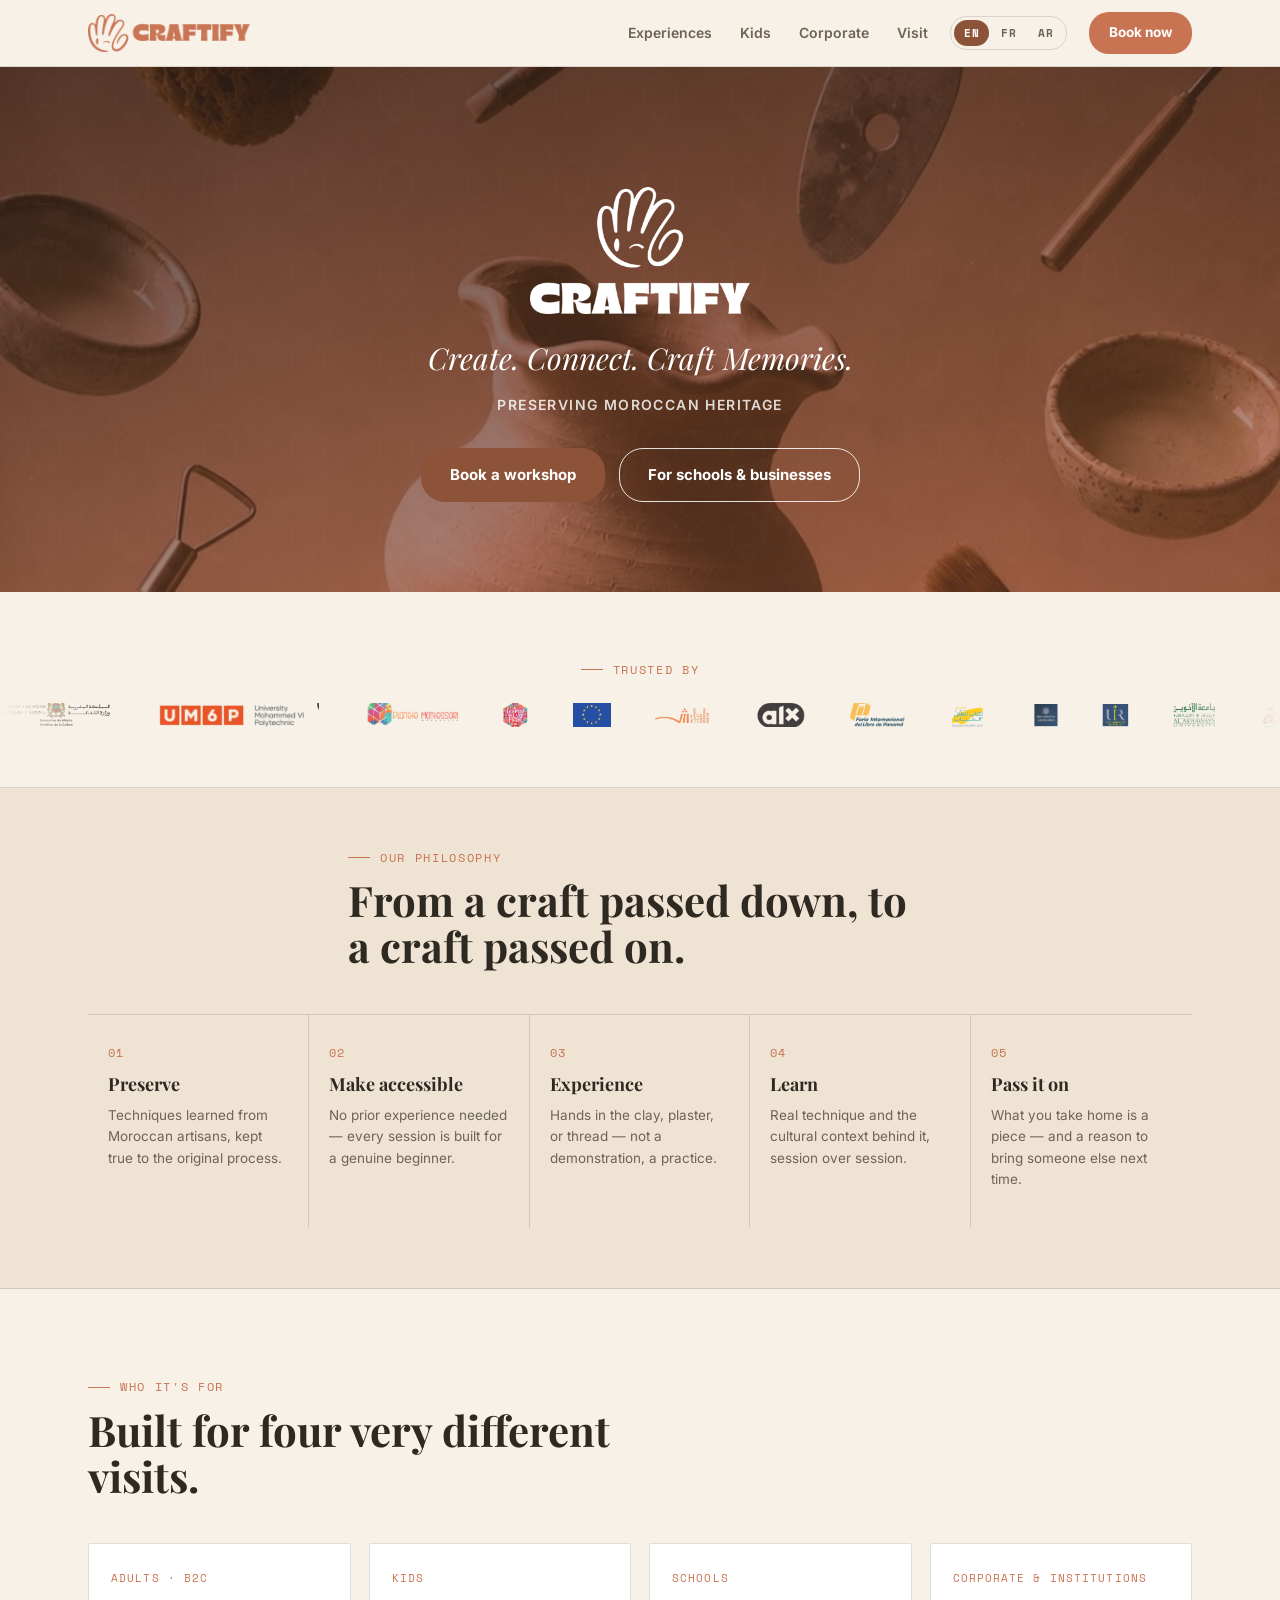
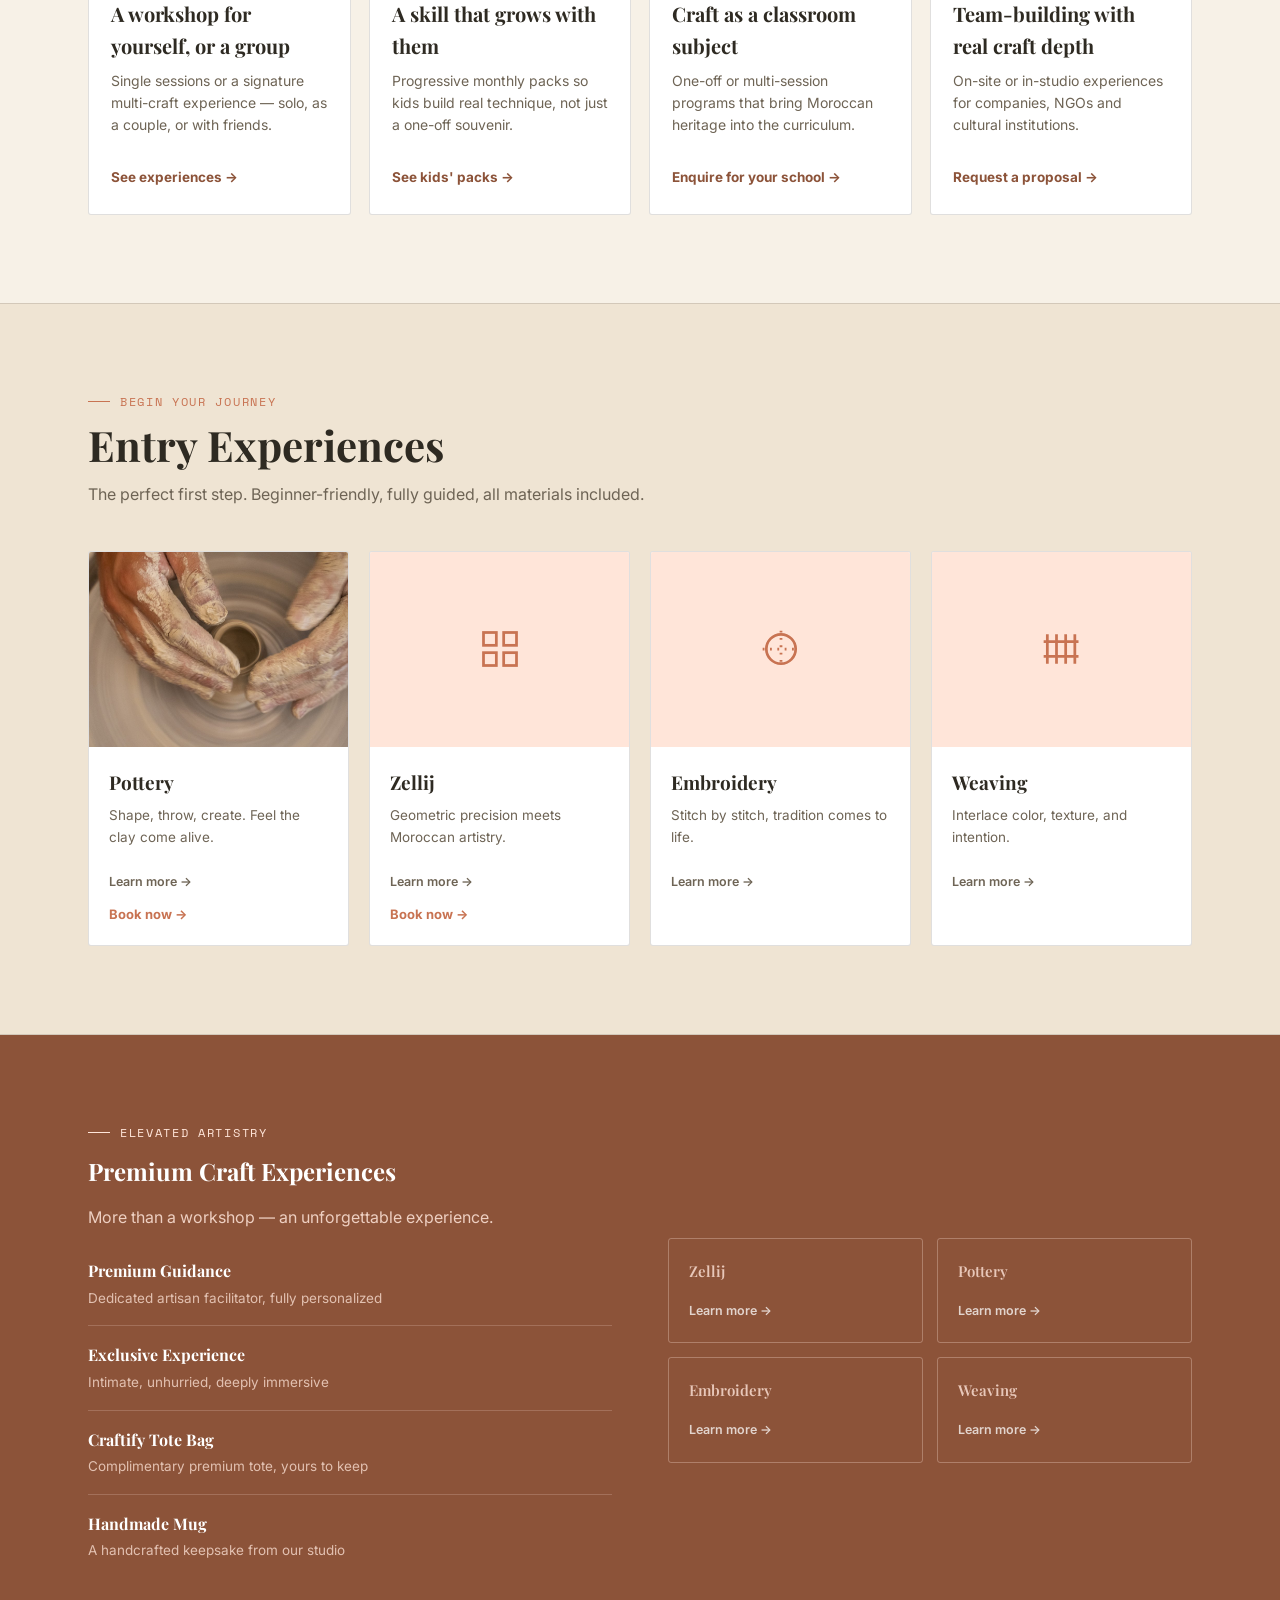
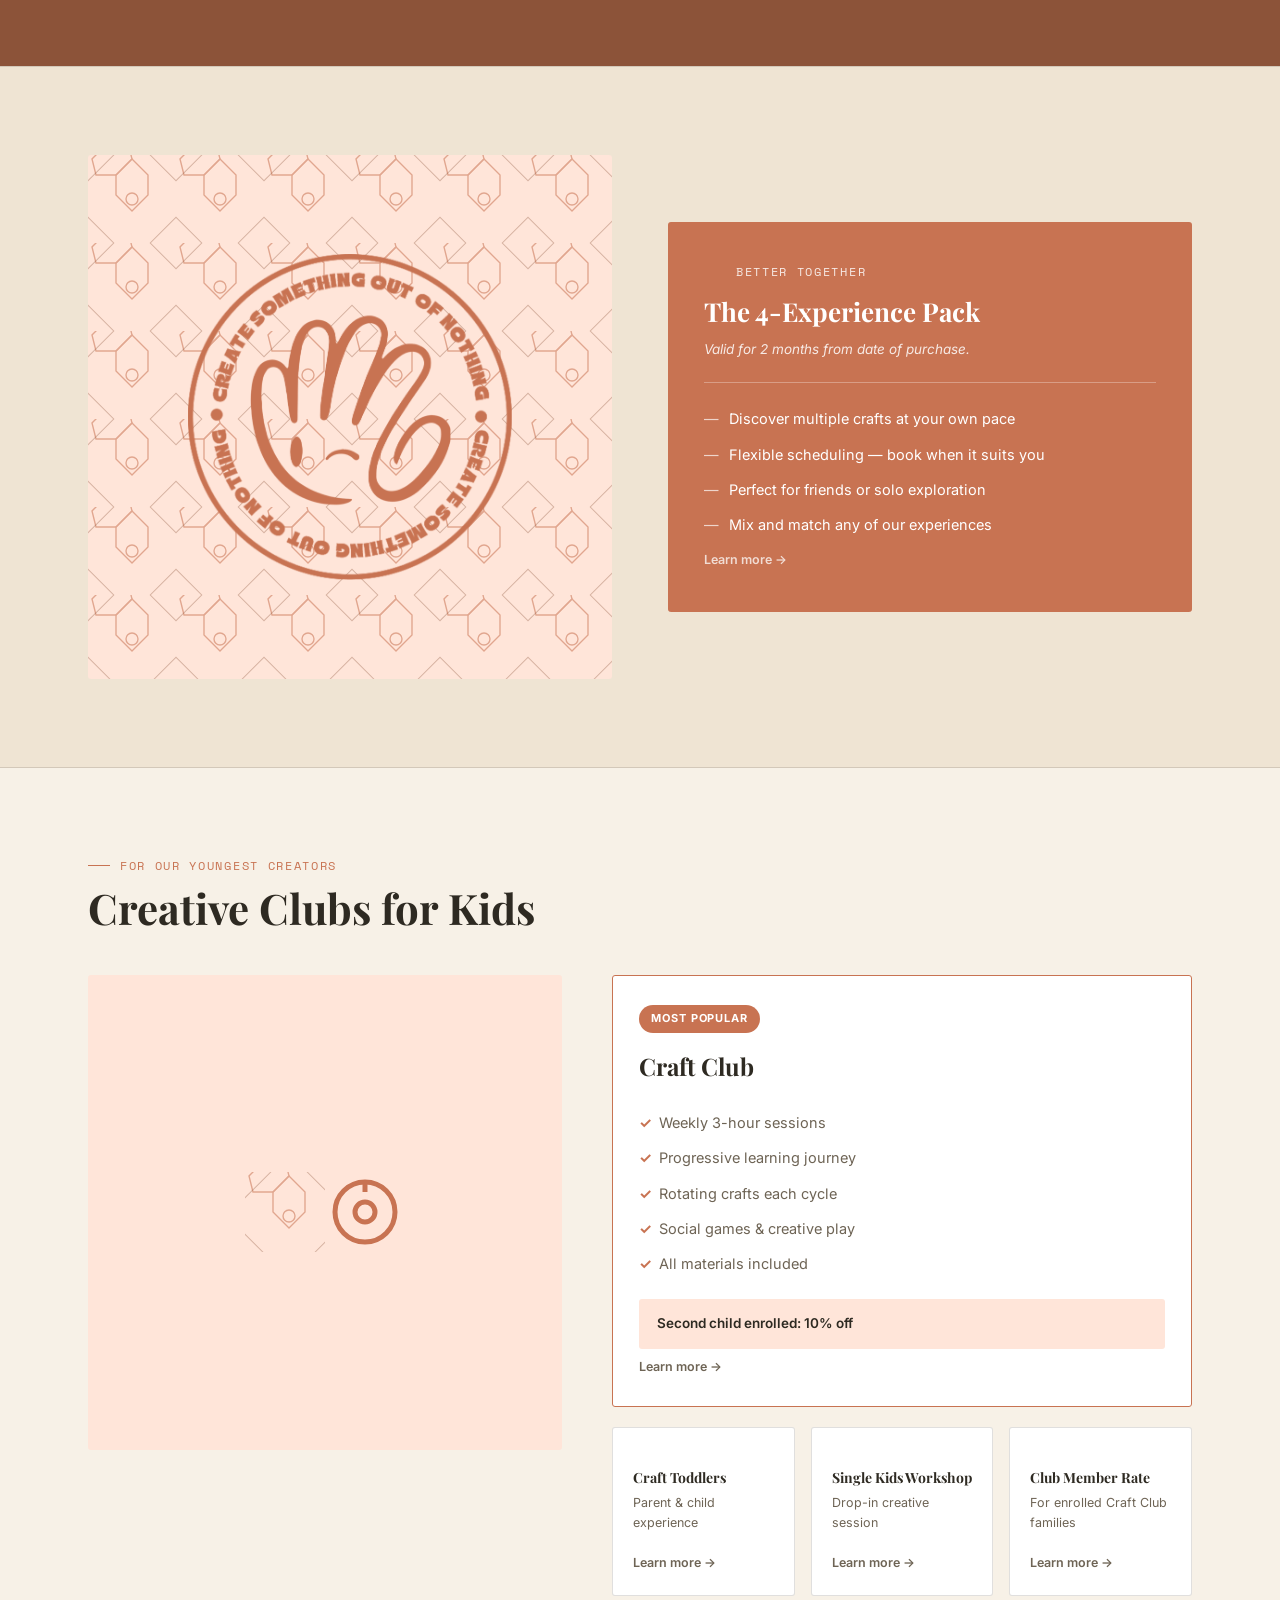
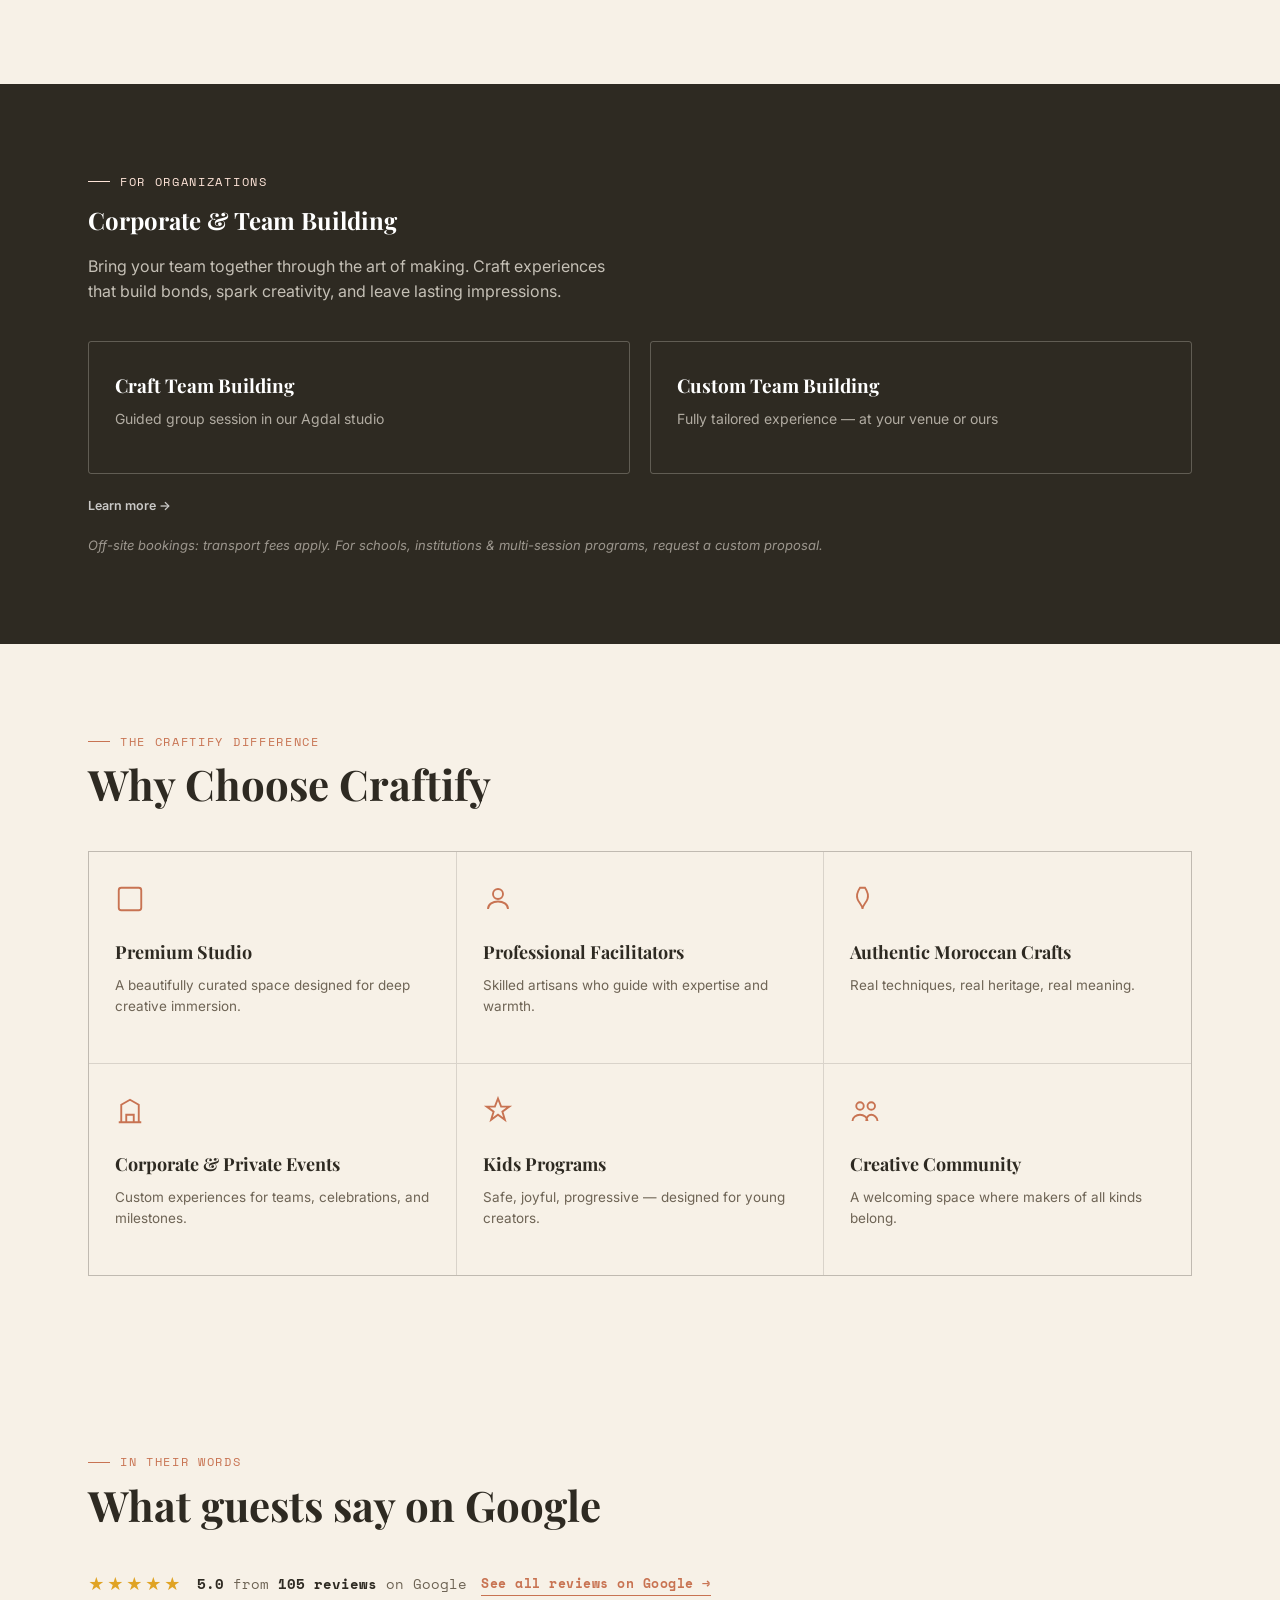
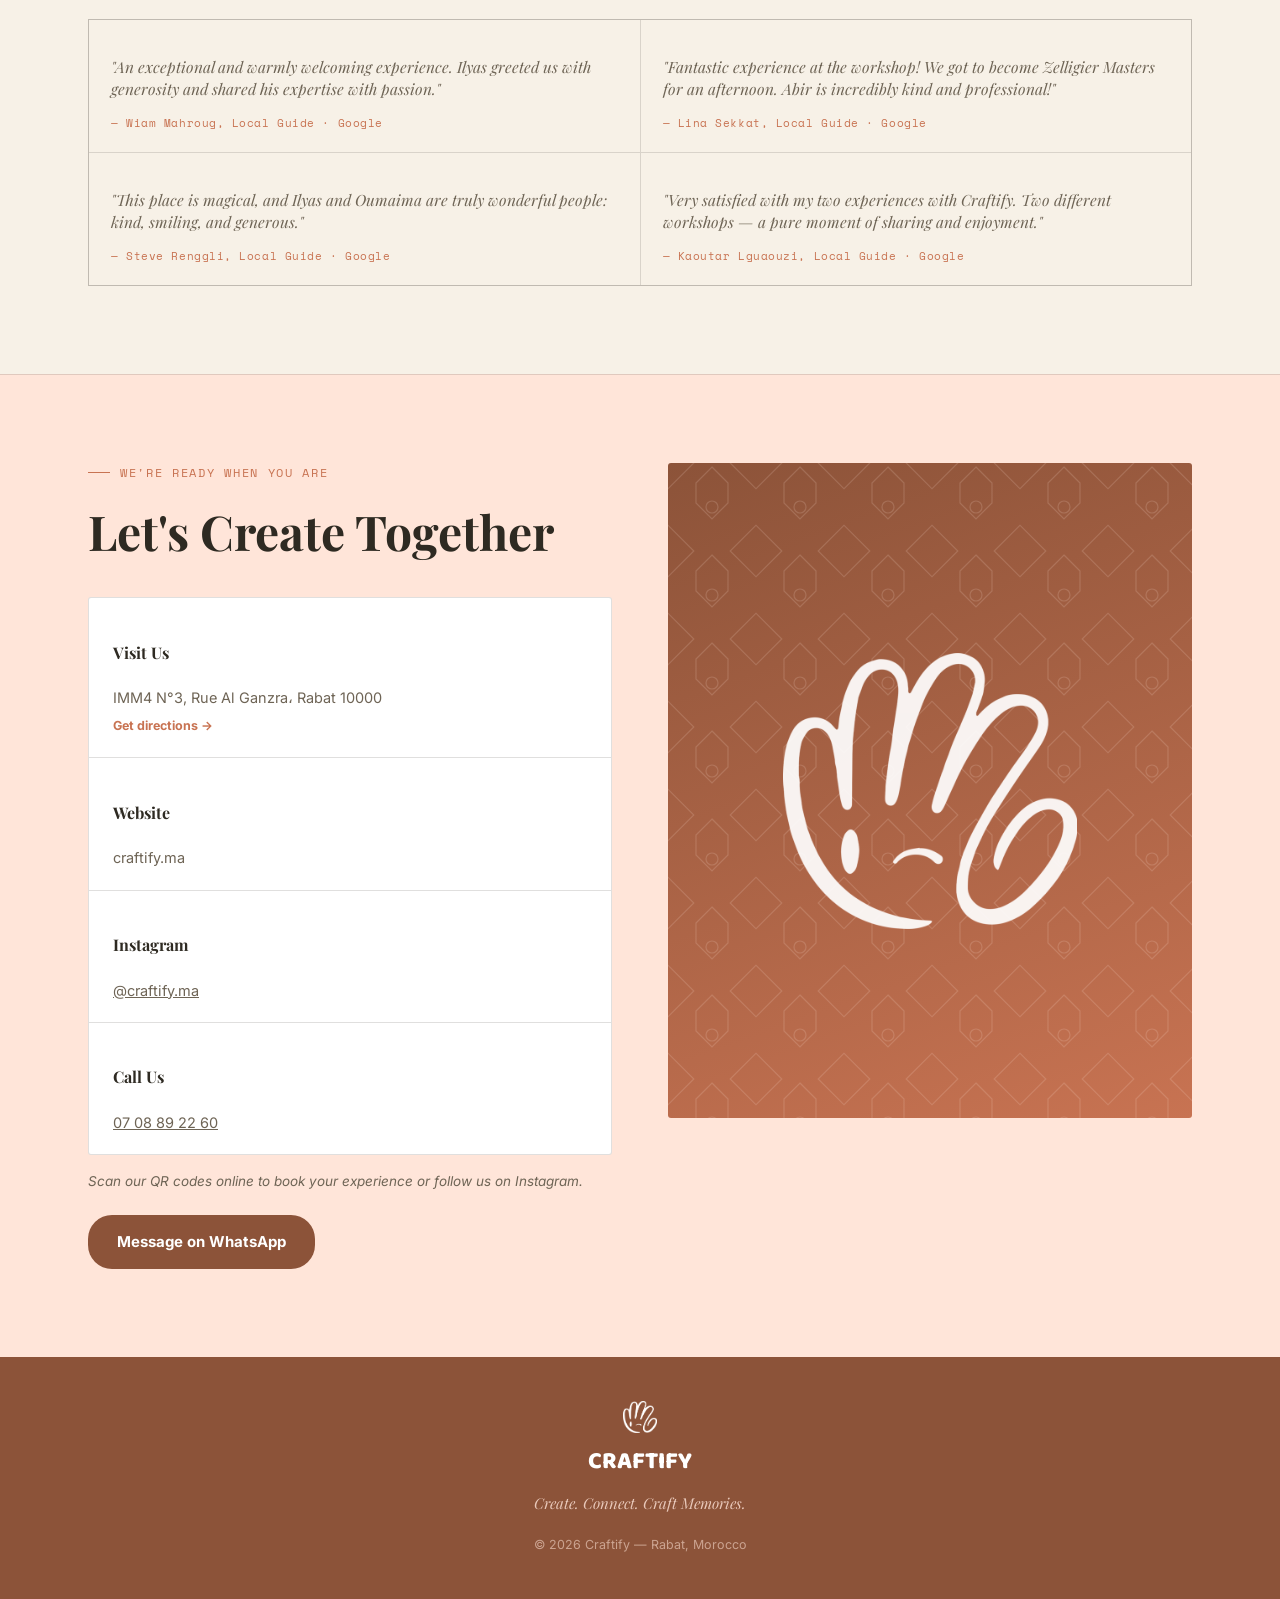
<file: index.html>
<!DOCTYPE html>
<html lang="en">
<head>
<meta charset="UTF-8">
<meta name="viewport" content="width=device-width, initial-scale=1.0">
<title>Craftify — Create. Connect. Craft Memories.</title>
<link rel="preconnect" href="https://fonts.googleapis.com">
<link rel="preconnect" href="https://fonts.gstatic.com" crossorigin>
<link href="https://fonts.googleapis.com/css2?family=Playfair+Display:ital,wght@0,600;0,700;0,800;1,500;1,600&family=Baloo+2:wght@600;700;800&family=Inter:wght@400;500;600;700&family=Space+Mono:wght@400;700&family=Cairo:wght@500;600;700;800&display=swap" rel="stylesheet">
<link rel="stylesheet" href="style.css">
</head>
<body>

<!-- ============ ZELLIJ PATTERN DEFINITION (used across the page) ============ -->
<svg width="0" height="0" style="position:absolute">
  <defs>
    <pattern id="zellijLight" width="88" height="88" patternUnits="userSpaceOnUse" patternTransform="scale(1)">
      <rect width="88" height="88" fill="none"/>
      <g stroke="#C87352" stroke-width="1.4" fill="none" opacity="0.55">
        <path d="M44 4 L60 20 L60 40 L44 56 L28 40 L28 20 Z"/>
        <path d="M44 4 L28 20 L8 20 L4 4 L20 -12 L40 -12 Z" transform="translate(0,0)"/>
        <circle cx="44" cy="44" r="6"/>
      </g>
      <g stroke="#8C5339" stroke-width="1" fill="none" opacity="0.35">
        <rect x="0" y="0" width="88" height="88" transform="rotate(45 44 44)"/>
      </g>
    </pattern>
    <pattern id="zellijDark" width="88" height="88" patternUnits="userSpaceOnUse">
      <g stroke="#FFE5D9" stroke-width="1.2" fill="none" opacity="0.16">
        <path d="M44 4 L60 20 L60 40 L44 56 L28 40 L28 20 Z"/>
        <rect x="0" y="0" width="88" height="88" transform="rotate(45 44 44)"/>
        <circle cx="44" cy="44" r="6"/>
      </g>
    </pattern>
  </defs>
</svg>

<!-- ============ NAV ============ -->
<header class="site">
  <nav>
    <img class="nav-logo" src="images/logo.png" alt="Craftify">
    <div class="nav-links">
      <ul>
        <li><a href="#experiences" data-i18n="nav.experiences">Experiences</a></li>
        <li><a href="#kids" data-i18n="nav.kids">Kids</a></li>
        <li><a href="#corporate" data-i18n="nav.corporate">Corporate</a></li>
        <li><a href="#contact" data-i18n="nav.visit">Visit</a></li>
      </ul>
      <div class="lang-switch" role="group" aria-label="Language">
        <button type="button" class="lang-btn" data-lang="en">EN</button>
        <button type="button" class="lang-btn" data-lang="fr">FR</button>
        <button type="button" class="lang-btn" data-lang="ar">AR</button>
      </div>
      <a class="nav-cta" href="#contact" data-i18n="nav.book">Book now</a>
    </div>
    <button class="menu-toggle" aria-label="Menu">
      <svg viewBox="0 0 24 24" fill="none" stroke="currentColor" stroke-width="2"><line x1="3" y1="6" x2="21" y2="6"/><line x1="3" y1="12" x2="21" y2="12"/><line x1="3" y1="18" x2="21" y2="18"/></svg>
    </button>
  </nav>
</header>

<!-- ============ HERO ============ -->
<section class="hero">
  <div class="hero-bg"></div>
  <div class="hero-overlay"></div>
  <svg class="zellij-bg hero-pattern" width="100%" height="100%"><rect width="100%" height="100%" fill="url(#zellijDark)"/></svg>
  <div class="hero-particles">
    <span style="left:8%; width:5px; height:5px; animation-duration:14s; animation-delay:0s;"></span>
    <span style="left:18%; width:3px; height:3px; animation-duration:11s; animation-delay:2s;"></span>
    <span style="left:30%; width:6px; height:6px; animation-duration:17s; animation-delay:4s;"></span>
    <span style="left:45%; width:4px; height:4px; animation-duration:13s; animation-delay:1s;"></span>
    <span style="left:58%; width:3px; height:3px; animation-duration:16s; animation-delay:5s;"></span>
    <span style="left:70%; width:5px; height:5px; animation-duration:12s; animation-delay:3s;"></span>
    <span style="left:82%; width:4px; height:4px; animation-duration:18s; animation-delay:6s;"></span>
    <span style="left:92%; width:3px; height:3px; animation-duration:15s; animation-delay:2.5s;"></span>
  </div>
  <div class="wrap">
    <img class="hero-logo" src="images/hero-logo.png" alt="Craftify">
    <div class="tagline" data-i18n="hero.tagline">Create. Connect. Craft Memories.</div>
    <div class="sub" data-i18n="hero.sub">Preserving Moroccan Heritage</div>
    <div class="hero-ctas">
      <a href="#experiences" class="btn btn-primary" data-i18n="hero.cta1">Book a workshop</a>
      <a href="#corporate" class="btn btn-ghost" data-i18n="hero.cta2">For schools &amp; businesses</a>
    </div>
  </div>
</section>

<!-- ============ CREDIBILITY STRIP ============ -->
<section class="credibility tight">
  <div class="wrap">
    <span class="eyebrow" data-i18n="cred.eyebrow">Trusted by</span>
  </div>
  <div class="partner-strip">
    <div class="partner-track" id="partnerTrack"></div>
  </div>
</section>

<!-- ============ PHILOSOPHY FLOW ============ -->
<section class="flow tight">
  <div class="wrap section-head">
    <span class="eyebrow" data-i18n="philosophy.eyebrow">Our philosophy</span>
    <h2 data-i18n="philosophy.title">From a craft passed down, to a craft passed on.</h2>
  </div>
  <div class="wrap">
    <div class="flow-row">
      <div class="flow-step"><div class="num">01</div><h3 data-i18n="philosophy.step1.title">Preserve</h3><p data-i18n="philosophy.step1.desc">Techniques learned from Moroccan artisans, kept true to the original process.</p></div>
      <div class="flow-step"><div class="num">02</div><h3 data-i18n="philosophy.step2.title">Make accessible</h3><p data-i18n="philosophy.step2.desc">No prior experience needed — every session is built for a genuine beginner.</p></div>
      <div class="flow-step"><div class="num">03</div><h3 data-i18n="philosophy.step3.title">Experience</h3><p data-i18n="philosophy.step3.desc">Hands in the clay, plaster, or thread — not a demonstration, a practice.</p></div>
      <div class="flow-step"><div class="num">04</div><h3 data-i18n="philosophy.step4.title">Learn</h3><p data-i18n="philosophy.step4.desc">Real technique and the cultural context behind it, session over session.</p></div>
      <div class="flow-step"><div class="num">05</div><h3 data-i18n="philosophy.step5.title">Pass it on</h3><p data-i18n="philosophy.step5.desc">What you take home is a piece — and a reason to bring someone else next time.</p></div>
    </div>
  </div>
</section>

<!-- ============ WHO IT'S FOR ============ -->
<section>
  <div class="wrap">
    <div class="section-head">
      <span class="eyebrow" data-i18n="audience.eyebrow">Who it's for</span>
      <h2 data-i18n="audience.title">Built for four very different visits.</h2>
    </div>
    <div class="audience-grid">
      <div class="audience-card"><div class="tag" data-i18n="audience.card1.tag">Adults · B2C</div><h3 data-i18n="audience.card1.title">A workshop for yourself, or a group</h3><p data-i18n="audience.card1.desc">Single sessions or a signature multi-craft experience — solo, as a couple, or with friends.</p><a href="#experiences" data-i18n="audience.card1.link">See experiences →</a></div>
      <div class="audience-card"><div class="tag" data-i18n="audience.card2.tag">Kids</div><h3 data-i18n="audience.card2.title">A skill that grows with them</h3><p data-i18n="audience.card2.desc">Progressive monthly packs so kids build real technique, not just a one-off souvenir.</p><a href="#kids" data-i18n="audience.card2.link">See kids' packs →</a></div>
      <div class="audience-card"><div class="tag" data-i18n="audience.card3.tag">Schools</div><h3 data-i18n="audience.card3.title">Craft as a classroom subject</h3><p data-i18n="audience.card3.desc">One-off or multi-session programs that bring Moroccan heritage into the curriculum.</p><a href="#contact" data-i18n="audience.card3.link">Enquire for your school →</a></div>
      <div class="audience-card"><div class="tag" data-i18n="audience.card4.tag">Corporate &amp; institutions</div><h3 data-i18n="audience.card4.title">Team-building with real craft depth</h3><p data-i18n="audience.card4.desc">On-site or in-studio experiences for companies, NGOs and cultural institutions.</p><a href="#corporate" data-i18n="audience.card4.link">Request a proposal →</a></div>
    </div>
  </div>
</section>

<!-- ============ ENTRY EXPERIENCES ============ -->
<section id="experiences" style="background:var(--ivory-deep); border-top:1px solid var(--line); border-bottom:1px solid var(--line);">
  <div class="wrap">
    <div class="section-head">
      <span class="eyebrow" data-i18n="experiences.eyebrow">Begin Your Journey</span>
      <h2 data-i18n="experiences.title">Entry Experiences</h2>
      <p data-i18n="experiences.lede">The perfect first step. Beginner-friendly, fully guided, all materials included.</p>
    </div>
    <div class="card-grid">
      <div class="exp-card"><div class="exp-visual"><img src="images/pottery-hands.jpg" alt="Hands centering clay on a pottery wheel" loading="lazy"></div><div class="exp-body"><h3 data-i18n="craft.pottery">Pottery</h3><p data-i18n="experiences.pottery.desc">Shape, throw, create. Feel the clay come alive.</p><div class="exp-links"><a class="exp-more" href="pottery.html" data-i18n="experiences.moreLink">Learn more →</a><a class="exp-book" href="https://docs.google.com/forms/d/e/1FAIpQLSePz-j0XpMZThTT2PNIRNTzKrToRSZe3OCtaxMACsnh69xYhg/viewform" target="_blank" rel="noopener" data-i18n="experiences.bookLink">Book now →</a></div></div></div>
      <div class="exp-card"><div class="exp-visual"><svg viewBox="0 0 24 24" fill="none" stroke="currentColor" stroke-width="1.5"><rect x="3" y="3" width="7" height="7"/><rect x="14" y="3" width="7" height="7"/><rect x="3" y="14" width="7" height="7"/><rect x="14" y="14" width="7" height="7"/></svg></div><div class="exp-body"><h3 data-i18n="craft.zellij">Zellij</h3><p data-i18n="experiences.zellij.desc">Geometric precision meets Moroccan artistry.</p><div class="exp-links"><a class="exp-more" href="zellij.html" data-i18n="experiences.moreLink">Learn more →</a><a class="exp-book" href="https://docs.google.com/forms/d/e/1FAIpQLSfolppXxTTa2ztAYdMQQR42umHR5YKho_b8IU-dqFJT9dzeEQ/viewform" target="_blank" rel="noopener" data-i18n="experiences.bookLink">Book now →</a></div></div></div>
      <div class="exp-card"><div class="exp-visual"><svg viewBox="0 0 24 24" fill="none" stroke="currentColor" stroke-width="1.5"><path d="M12 2v20M2 12h20" stroke-dasharray="1 3"/><circle cx="12" cy="12" r="8"/></svg></div><div class="exp-body"><h3 data-i18n="craft.embroidery">Embroidery</h3><p data-i18n="experiences.embroidery.desc">Stitch by stitch, tradition comes to life.</p><div class="exp-links"><a class="exp-more" href="embroidery.html" data-i18n="experiences.moreLink">Learn more →</a></div></div></div>
      <div class="exp-card"><div class="exp-visual"><svg viewBox="0 0 24 24" fill="none" stroke="currentColor" stroke-width="1.5"><line x1="4" y1="4" x2="4" y2="20"/><line x1="9" y1="4" x2="9" y2="20"/><line x1="14" y1="4" x2="14" y2="20"/><line x1="19" y1="4" x2="19" y2="20"/><line x1="2" y1="8" x2="21" y2="8"/><line x1="2" y1="16" x2="21" y2="16"/></svg></div><div class="exp-body"><h3 data-i18n="craft.weaving">Weaving</h3><p data-i18n="experiences.weaving.desc">Interlace color, texture, and intention.</p><div class="exp-links"><a class="exp-more" href="weaving.html" data-i18n="experiences.moreLink">Learn more →</a></div></div></div>
    </div>
  </div>
</section>

<!-- ============ PREMIUM ============ -->
<section class="premium">
  <div class="wrap split">
    <div>
      <span class="eyebrow on-dark" data-i18n="premium.eyebrow">Elevated Artistry</span>
      <h2 data-i18n="premium.title">Premium Craft Experiences</h2>
      <p class="lede" data-i18n="premium.lede">More than a workshop — an unforgettable experience.</p>
      <div style="margin-top:28px;">
        <div class="perk"><h3 data-i18n="premium.perk1.title">Premium Guidance</h3><p data-i18n="premium.perk1.desc">Dedicated artisan facilitator, fully personalized</p></div>
        <div class="perk"><h3 data-i18n="premium.perk2.title">Exclusive Experience</h3><p data-i18n="premium.perk2.desc">Intimate, unhurried, deeply immersive</p></div>
        <div class="perk"><h3 data-i18n="premium.perk3.title">Craftify Tote Bag</h3><p data-i18n="premium.perk3.desc">Complimentary premium tote, yours to keep</p></div>
        <div class="perk" style="border-bottom:none;"><h3 data-i18n="premium.perk4.title">Handmade Mug</h3><p data-i18n="premium.perk4.desc">A handcrafted keepsake from our studio</p></div>
      </div>
    </div>
    <div class="premium-prices">
      <div class="pp-card"><h3 data-i18n="craft.zellij">Zellij</h3><a class="exp-more" href="zellij.html" data-i18n="experiences.moreLink">Learn more →</a></div>
      <div class="pp-card"><h3 data-i18n="craft.pottery">Pottery</h3><a class="exp-more" href="pottery.html" data-i18n="experiences.moreLink">Learn more →</a></div>
      <div class="pp-card"><h3 data-i18n="craft.embroidery">Embroidery</h3><a class="exp-more" href="embroidery.html" data-i18n="experiences.moreLink">Learn more →</a></div>
      <div class="pp-card"><h3 data-i18n="craft.weaving">Weaving</h3><a class="exp-more" href="weaving.html" data-i18n="experiences.moreLink">Learn more →</a></div>
    </div>
  </div>
</section>

<!-- ============ BUNDLE ============ -->
<section class="bundle">
  <div class="wrap split">
    <div class="bundle-visual">
      <svg class="zellij-bg" width="100%" height="100%"><rect width="100%" height="100%" fill="url(#zellijLight)"/></svg>
      <img class="badge-spin" src="[data-uri]" alt="Create something out of nothing">
    </div>
    <div class="bundle-card">
      <span class="eyebrow" style="color:rgba(255,255,255,0.85);" data-i18n="bundle.eyebrow">Better Together</span>
      <h3 data-i18n="bundle.title">The 4-Experience Pack</h3>
      <div class="valid" data-i18n="bundle.valid">Valid for 2 months from date of purchase.</div>
      <ul>
        <li data-i18n="bundle.li1">Discover multiple crafts at your own pace</li>
        <li data-i18n="bundle.li2">Flexible scheduling — book when it suits you</li>
        <li data-i18n="bundle.li3">Perfect for friends or solo exploration</li>
        <li data-i18n="bundle.li4">Mix and match any of our experiences</li>
      </ul>
      <a class="exp-more" href="bundle.html" data-i18n="experiences.moreLink">Learn more →</a>
    </div>
  </div>
</section>

<!-- ============ KIDS ============ -->
<section id="kids">
  <div class="wrap">
    <div class="section-head">
      <span class="eyebrow" data-i18n="kids.eyebrow">For Our Youngest Creators</span>
      <h2 data-i18n="kids.title">Creative Clubs for Kids</h2>
    </div>
    <div class="kids-hero">
      <div class="kids-visual">
        <svg class="zellij-bg" width="100%" height="100%"><rect width="100%" height="100%" fill="url(#zellijLight)"/></svg>
        <svg viewBox="0 0 24 24" fill="none" stroke="currentColor" stroke-width="1.5"><circle cx="12" cy="12" r="9"/><circle cx="12" cy="12" r="3"/><line x1="12" y1="3" x2="12" y2="6"/></svg>
      </div>
      <div>
        <div class="kids-card">
          <span class="badge-tag" data-i18n="kids.badge">Most Popular</span>
          <h3 data-i18n="kids.cardTitle">Craft Club</h3>
          <ul>
            <li data-i18n="kids.li1">Weekly 3-hour sessions</li>
            <li data-i18n="kids.li2">Progressive learning journey</li>
            <li data-i18n="kids.li3">Rotating crafts each cycle</li>
            <li data-i18n="kids.li4">Social games &amp; creative play</li>
            <li data-i18n="kids.li5">All materials included</li>
          </ul>
          <div class="kids-note" data-i18n="kids.note">Second child enrolled: 10% off</div>
          <a class="exp-more" href="kids.html" data-i18n="experiences.moreLink">Learn more →</a>
        </div>
        <div class="kids-mini-grid">
          <div class="kids-mini"><h4 data-i18n="kids.mini1.title">Craft Toddlers</h4><p class="desc" data-i18n="kids.mini1.desc">Parent &amp; child experience</p><a class="exp-more" href="kids.html" data-i18n="experiences.moreLink">Learn more →</a></div>
          <div class="kids-mini"><h4 data-i18n="kids.mini2.title">Single Kids Workshop</h4><p class="desc" data-i18n="kids.mini2.desc">Drop-in creative session</p><a class="exp-more" href="kids.html" data-i18n="experiences.moreLink">Learn more →</a></div>
          <div class="kids-mini"><h4 data-i18n="kids.mini3.title">Club Member Rate</h4><p class="desc" data-i18n="kids.mini3.desc">For enrolled Craft Club families</p><a class="exp-more" href="kids.html" data-i18n="experiences.moreLink">Learn more →</a></div>
        </div>
      </div>
    </div>
  </div>
</section>

<!-- ============ CORPORATE ============ -->
<section class="corp" id="corporate">
  <div class="wrap">
    <span class="eyebrow on-dark" data-i18n="corp.eyebrow">For Organizations</span>
    <h2 data-i18n="corp.title">Corporate &amp; Team Building</h2>
    <p class="lede" data-i18n="corp.lede">Bring your team together through the art of making. Craft experiences that build bonds, spark creativity, and leave lasting impressions.</p>
    <div class="corp-grid">
      <div class="corp-card"><h3 data-i18n="corp.card1.title">Craft Team Building</h3><p class="desc" data-i18n="corp.card1.desc">Guided group session in our Agdal studio</p></div>
      <div class="corp-card"><h3 data-i18n="corp.card2.title">Custom Team Building</h3><p class="desc" data-i18n="corp.card2.desc">Fully tailored experience — at your venue or ours</p></div>
    </div>
    <a class="exp-more" href="corporate.html" data-i18n="experiences.moreLink" style="margin-top:22px;">Learn more →</a>
    <div class="corp-note" data-i18n="corp.note">Off-site bookings: transport fees apply. For schools, institutions &amp; multi-session programs, request a custom proposal.</div>
  </div>
</section>

<!-- ============ WHY CRAFTIFY ============ -->
<section>
  <div class="wrap">
    <div class="section-head"><span class="eyebrow" data-i18n="why.eyebrow">The Craftify Difference</span><h2 data-i18n="why.title">Why Choose Craftify</h2></div>
    <div class="why-grid">
      <div class="why-card"><svg viewBox="0 0 24 24" fill="none" stroke="currentColor" stroke-width="1.5"><rect x="3" y="3" width="18" height="18" rx="2"/></svg><h3 data-i18n="why.card1.title">Premium Studio</h3><p data-i18n="why.card1.desc">A beautifully curated space designed for deep creative immersion.</p></div>
      <div class="why-card"><svg viewBox="0 0 24 24" fill="none" stroke="currentColor" stroke-width="1.5"><circle cx="12" cy="8" r="4"/><path d="M4 20c0-4 4-6 8-6s8 2 8 6"/></svg><h3 data-i18n="why.card2.title">Professional Facilitators</h3><p data-i18n="why.card2.desc">Skilled artisans who guide with expertise and warmth.</p></div>
      <div class="why-card"><svg viewBox="0 0 24 24" fill="none" stroke="currentColor" stroke-width="1.5"><path d="M12 3c2 3 3 6 2 9-1 3-4 5-4 8 0-3-3-5-4-8-1-3 0-6 2-9z"/></svg><h3 data-i18n="why.card3.title">Authentic Moroccan Crafts</h3><p data-i18n="why.card3.desc">Real techniques, real heritage, real meaning.</p></div>
      <div class="why-card"><svg viewBox="0 0 24 24" fill="none" stroke="currentColor" stroke-width="1.5"><path d="M3 21h18M5 21V7l7-4 7 4v14M9 21v-6h6v6"/></svg><h3 data-i18n="why.card4.title">Corporate &amp; Private Events</h3><p data-i18n="why.card4.desc">Custom experiences for teams, celebrations, and milestones.</p></div>
      <div class="why-card"><svg viewBox="0 0 24 24" fill="none" stroke="currentColor" stroke-width="1.5"><path d="M12 2l2.5 6.5H21l-5.5 4 2 6.5L12 15l-5.5 4 2-6.5L3 8.5h6.5z"/></svg><h3 data-i18n="why.card5.title">Kids Programs</h3><p data-i18n="why.card5.desc">Safe, joyful, progressive — designed for young creators.</p></div>
      <div class="why-card"><svg viewBox="0 0 24 24" fill="none" stroke="currentColor" stroke-width="1.5"><circle cx="8" cy="8" r="3"/><circle cx="17" cy="8" r="3"/><path d="M2 20c0-3 3-5 6-5s6 2 6 5M13 20c0-3 2-5 4-5s5 2 5 5"/></svg><h3 data-i18n="why.card6.title">Creative Community</h3><p data-i18n="why.card6.desc">A welcoming space where makers of all kinds belong.</p></div>
    </div>
  </div>
</section>

<!-- ============ TESTIMONIALS ============ -->
<section>
  <div class="wrap">
    <div class="section-head"><span class="eyebrow" data-i18n="testimonials.eyebrow">In their words</span><h2 data-i18n="testimonials.title">What guests say on Google</h2></div>
    <div class="review-summary">
      <span class="stars">★★★★★</span>
      <span class="score" data-i18n-html="testimonials.summary"><b>5.0</b> from <b>105 reviews</b> on Google</span>
      <a class="review-link" href="https://maps.app.goo.gl/8vjbqMexFDZxVpQm8" target="_blank" rel="noopener" data-i18n="testimonials.link">See all reviews on Google →</a>
    </div>
    <div class="testimonial-grid">
      <div class="testimonial"><p class="quote" data-i18n="testimonials.quote1">"An exceptional and warmly welcoming experience. Ilyas greeted us with generosity and shared his expertise with passion."</p><div class="who">— Wiam Mahroug, <span data-i18n="testimonials.localGuide">Local Guide</span> · Google</div></div>
      <div class="testimonial"><p class="quote" data-i18n="testimonials.quote2">"Fantastic experience at the workshop! We got to become Zelligier Masters for an afternoon. Abir is incredibly kind and professional!"</p><div class="who">— Lina Sekkat, <span data-i18n="testimonials.localGuide">Local Guide</span> · Google</div></div>
      <div class="testimonial"><p class="quote" data-i18n="testimonials.quote3">"This place is magical, and Ilyas and Oumaima are truly wonderful people: kind, smiling, and generous."</p><div class="who">— Steve Renggli, <span data-i18n="testimonials.localGuide">Local Guide</span> · Google</div></div>
      <div class="testimonial"><p class="quote" data-i18n="testimonials.quote4">"Very satisfied with my two experiences with Craftify. Two different workshops — a pure moment of sharing and enjoyment."</p><div class="who">— Kaoutar Lguaouzi, <span data-i18n="testimonials.localGuide">Local Guide</span> · Google</div></div>
    </div>
  </div>
</section>

<!-- ============ CONTACT ============ -->
<section class="contact" id="contact">
  <div class="wrap split">
    <div>
      <span class="eyebrow" data-i18n="contact.eyebrow">We're Ready When You Are</span>
      <h2 style="font-size:clamp(32px,4vw,48px);" data-i18n="contact.title">Let's Create Together</h2>
      <div class="contact-list" style="margin-top:28px;">
        <div class="contact-row"><h4 data-i18n="contact.visitLabel">Visit Us</h4><p>IMM4 N°3, Rue Al Ganzra، Rabat 10000</p><a class="map-link" href="https://maps.app.goo.gl/C1rxarFKqMhZogUr8" target="_blank" rel="noopener" data-i18n="contact.directions">Get directions →</a></div>
        <div class="contact-row"><h4 data-i18n="contact.websiteLabel">Website</h4><p>craftify.ma</p></div>
        <div class="contact-row"><h4 data-i18n="contact.instagramLabel">Instagram</h4><p><a href="https://www.instagram.com/craftify.ma/" target="_blank" rel="noopener">@craftify.ma</a></p></div>
        <div class="contact-row"><h4 data-i18n="contact.callLabel">Call Us</h4><p><a href="tel:+212708892260">07 08 89 22 60</a></p></div>
      </div>
      <div class="qr-note" data-i18n="contact.qrNote">Scan our QR codes online to book your experience or follow us on Instagram.</div>
      <div class="hero-ctas" style="justify-content:flex-start; margin-top:22px;"><a href="https://wa.me/212708892260" class="btn btn-primary" target="_blank" rel="noopener" data-i18n="contact.whatsapp">Message on WhatsApp</a></div>
    </div>
    <div class="contact-art">
      <svg class="zellij-bg" width="100%" height="100%"><rect width="100%" height="100%" fill="url(#zellijDark)"/></svg>
      <img src="[data-uri]" alt="">
    </div>
  </div>
</section>

<!-- ============ FOOTER ============ -->
<footer>
  <div class="wrap">
    <img class="foot-hand" src="images/hand.png" alt="">
    <div class="logotype">Craftify</div>
    <div class="tagline" data-i18n="hero.tagline">Create. Connect. Craft Memories.</div>
    <div class="fine" data-i18n="footer.copyright">© 2026 Craftify — Rabat, Morocco</div>
  </div>
</footer>

<script>
  const titles = {
    en: 'Craftify — Create. Connect. Craft Memories.',
    fr: 'Craftify — Créez. Connectez. Façonnez des souvenirs.',
    ar: 'Craftify — اصنع. تواصل. اصنع الذكريات.'
  };

  const translations = {
    en: {
      'nav.experiences':'Experiences','nav.kids':'Kids','nav.corporate':'Corporate','nav.visit':'Visit','nav.book':'Book now',
      'hero.tagline':'Create. Connect. Craft Memories.','hero.sub':'Preserving Moroccan Heritage','hero.cta1':'Book a workshop','hero.cta2':'For schools & businesses',
      'philosophy.eyebrow':'Our philosophy','philosophy.title':'From a craft passed down, to a craft passed on.',
      'philosophy.step1.title':'Preserve','philosophy.step1.desc':'Techniques learned from Moroccan artisans, kept true to the original process.',
      'philosophy.step2.title':'Make accessible','philosophy.step2.desc':'No prior experience needed — every session is built for a genuine beginner.',
      'philosophy.step3.title':'Experience','philosophy.step3.desc':'Hands in the clay, plaster, or thread — not a demonstration, a practice.',
      'philosophy.step4.title':'Learn','philosophy.step4.desc':'Real technique and the cultural context behind it, session over session.',
      'philosophy.step5.title':'Pass it on','philosophy.step5.desc':'What you take home is a piece — and a reason to bring someone else next time.',
      'audience.eyebrow':"Who it's for",'audience.title':'Built for four very different visits.',
      'audience.card1.tag':'Adults · B2C','audience.card1.title':'A workshop for yourself, or a group','audience.card1.desc':'Single sessions or a signature multi-craft experience — solo, as a couple, or with friends.','audience.card1.link':'See experiences →',
      'audience.card2.tag':'Kids','audience.card2.title':'A skill that grows with them','audience.card2.desc':'Progressive monthly packs so kids build real technique, not just a one-off souvenir.','audience.card2.link':"See kids' packs →",
      'audience.card3.tag':'Schools','audience.card3.title':'Craft as a classroom subject','audience.card3.desc':'One-off or multi-session programs that bring Moroccan heritage into the curriculum.','audience.card3.link':'Enquire for your school →',
      'audience.card4.tag':'Corporate & institutions','audience.card4.title':'Team-building with real craft depth','audience.card4.desc':'On-site or in-studio experiences for companies, NGOs and cultural institutions.','audience.card4.link':'Request a proposal →',
      'experiences.eyebrow':'Begin Your Journey','experiences.title':'Entry Experiences','experiences.lede':'The perfect first step. Beginner-friendly, fully guided, all materials included.',
      'craft.pottery':'Pottery','craft.zellij':'Zellij','craft.embroidery':'Embroidery','craft.weaving':'Weaving',
      'experiences.pottery.desc':'Shape, throw, create. Feel the clay come alive.','experiences.zellij.desc':'Geometric precision meets Moroccan artistry.','experiences.embroidery.desc':'Stitch by stitch, tradition comes to life.','experiences.weaving.desc':'Interlace color, texture, and intention.',
      'experiences.bookLink':'Book now →',
      'experiences.moreLink':'Learn more →',
      'premium.eyebrow':'Elevated Artistry','premium.title':'Premium Craft Experiences','premium.lede':'More than a workshop — an unforgettable experience.',
      'premium.perk1.title':'Premium Guidance','premium.perk1.desc':'Dedicated artisan facilitator, fully personalized',
      'premium.perk2.title':'Exclusive Experience','premium.perk2.desc':'Intimate, unhurried, deeply immersive',
      'premium.perk3.title':'Craftify Tote Bag','premium.perk3.desc':'Complimentary premium tote, yours to keep',
      'premium.perk4.title':'Handmade Mug','premium.perk4.desc':'A handcrafted keepsake from our studio',
      'bundle.eyebrow':'Better Together','bundle.title':'The 4-Experience Pack','bundle.valid':'Valid for 2 months from date of purchase.',
      'bundle.li1':'Discover multiple crafts at your own pace','bundle.li2':'Flexible scheduling — book when it suits you','bundle.li3':'Perfect for friends or solo exploration','bundle.li4':'Mix and match any of our experiences',
      'kids.eyebrow':'For Our Youngest Creators','kids.title':'Creative Clubs for Kids','kids.badge':'Most Popular','kids.cardTitle':'Craft Club',
      'kids.li1':'Weekly 3-hour sessions','kids.li2':'Progressive learning journey','kids.li3':'Rotating crafts each cycle','kids.li4':'Social games & creative play','kids.li5':'All materials included',
      'kids.note':'Second child enrolled: 10% off',
      'kids.mini1.title':'Craft Toddlers','kids.mini1.desc':'Parent & child experience',
      'kids.mini2.title':'Single Kids Workshop','kids.mini2.desc':'Drop-in creative session',
      'kids.mini3.title':'Club Member Rate','kids.mini3.desc':'For enrolled Craft Club families',
      'corp.eyebrow':'For Organizations','corp.title':'Corporate & Team Building','corp.lede':'Bring your team together through the art of making. Craft experiences that build bonds, spark creativity, and leave lasting impressions.',
      'corp.card1.title':'Craft Team Building','corp.card1.desc':'Guided group session in our Agdal studio',
      'corp.card2.title':'Custom Team Building','corp.card2.desc':'Fully tailored experience — at your venue or ours',
      'corp.note':'Off-site bookings: transport fees apply. For schools, institutions & multi-session programs, request a custom proposal.',
      'why.eyebrow':'The Craftify Difference','why.title':'Why Choose Craftify',
      'why.card1.title':'Premium Studio','why.card1.desc':'A beautifully curated space designed for deep creative immersion.',
      'why.card2.title':'Professional Facilitators','why.card2.desc':'Skilled artisans who guide with expertise and warmth.',
      'why.card3.title':'Authentic Moroccan Crafts','why.card3.desc':'Real techniques, real heritage, real meaning.',
      'why.card4.title':'Corporate & Private Events','why.card4.desc':'Custom experiences for teams, celebrations, and milestones.',
      'why.card5.title':'Kids Programs','why.card5.desc':'Safe, joyful, progressive — designed for young creators.',
      'why.card6.title':'Creative Community','why.card6.desc':'A welcoming space where makers of all kinds belong.',
      'cred.eyebrow':'Trusted by',
      'testimonials.eyebrow':'In their words','testimonials.title':'What guests say on Google','testimonials.summary':'<b>5.0</b> from <b>105 reviews</b> on Google','testimonials.link':'See all reviews on Google →','testimonials.localGuide':'Local Guide',
      'testimonials.quote1':'"An exceptional and warmly welcoming experience. Ilyas greeted us with generosity and shared his expertise with passion."',
      'testimonials.quote2':'"Fantastic experience at the workshop! We got to become Zelligier Masters for an afternoon. Abir is incredibly kind and professional!"',
      'testimonials.quote3':'"This place is magical, and Ilyas and Oumaima are truly wonderful people: kind, smiling, and generous."',
      'testimonials.quote4':'"Very satisfied with my two experiences with Craftify. Two different workshops — a pure moment of sharing and enjoyment."',
      'contact.eyebrow':"We're Ready When You Are",'contact.title':"Let's Create Together",
      'contact.visitLabel':'Visit Us','contact.websiteLabel':'Website','contact.instagramLabel':'Instagram','contact.callLabel':'Call Us','contact.directions':'Get directions →',
      'contact.qrNote':'Scan our QR codes online to book your experience or follow us on Instagram.','contact.whatsapp':'Message on WhatsApp',
      'footer.copyright':'© 2026 Craftify — Rabat, Morocco'
    },
    fr: {
      'nav.experiences':'Expériences','nav.kids':'Enfants','nav.corporate':'Entreprises','nav.visit':'Nous visiter','nav.book':'Réserver',
      'hero.tagline':'Créez. Connectez. Façonnez des souvenirs.','hero.sub':'Préserver le patrimoine marocain','hero.cta1':'Réserver un atelier','hero.cta2':'Pour écoles & entreprises',
      'philosophy.eyebrow':'Notre philosophie','philosophy.title':"D'un savoir-faire transmis, à un savoir-faire que l'on transmet.",
      'philosophy.step1.title':'Préserver','philosophy.step1.desc':"Des techniques transmises par des artisans marocains, fidèles au procédé d'origine.",
      'philosophy.step2.title':'Rendre accessible','philosophy.step2.desc':'Aucune expérience préalable requise — chaque séance est conçue pour un vrai débutant.',
      'philosophy.step3.title':"Vivre l'expérience",'philosophy.step3.desc':"Les mains dans l'argile, le plâtre ou le fil — pas une démonstration, une vraie pratique.",
      'philosophy.step4.title':'Apprendre','philosophy.step4.desc':'Une vraie technique et son contexte culturel, séance après séance.',
      'philosophy.step5.title':'Transmettre','philosophy.step5.desc':"Ce que vous ramenez chez vous, c'est une pièce — et une raison de revenir accompagné la prochaine fois.",
      'audience.eyebrow':'Pour qui ?','audience.title':'Pensé pour quatre façons bien différentes de nous rendre visite.',
      'audience.card1.tag':'Adultes · Grand public','audience.card1.title':'Un atelier pour vous, ou en groupe','audience.card1.desc':'Séances individuelles ou notre expérience multi-artisanat signature — seul(e), en couple ou entre amis.','audience.card1.link':'Voir les expériences →',
      'audience.card2.tag':'Enfants','audience.card2.title':'Une compétence qui grandit avec eux','audience.card2.desc':'Des forfaits mensuels progressifs pour que les enfants développent une vraie technique, pas juste un souvenir ponctuel.','audience.card2.link':'Voir les forfaits enfants →',
      'audience.card3.tag':'Écoles','audience.card3.title':"L'artisanat comme matière scolaire",'audience.card3.desc':'Des programmes ponctuels ou multi-séances qui intègrent le patrimoine marocain au programme scolaire.','audience.card3.link':'Nous contacter pour votre école →',
      'audience.card4.tag':'Entreprises & institutions','audience.card4.title':'Du team building avec une vraie profondeur artisanale','audience.card4.desc':'Des expériences sur site ou en studio pour les entreprises, ONG et institutions culturelles.','audience.card4.link':'Demander une proposition →',
      'experiences.eyebrow':'Commencez votre parcours','experiences.title':'Expériences découverte','experiences.lede':'Le premier pas idéal. Adapté aux débutants, entièrement guidé, matériel inclus.',
      'craft.pottery':'Poterie','craft.zellij':'Zellige','craft.embroidery':'Broderie','craft.weaving':'Tissage',
      'experiences.pottery.desc':"Façonnez, tournez, créez. Sentez l'argile prendre vie.",'experiences.zellij.desc':"La précision géométrique rencontre l'art marocain.",'experiences.embroidery.desc':'Point par point, la tradition prend vie.','experiences.weaving.desc':'Entrelacez couleur, texture et intention.',
      'experiences.bookLink':'Réserver →',
      'experiences.moreLink':'En savoir plus →',
      'premium.eyebrow':'Un artisanat sublimé','premium.title':'Expériences artisanales premium','premium.lede':"Plus qu'un atelier — une expérience inoubliable.",
      'premium.perk1.title':'Accompagnement premium','premium.perk1.desc':'Un artisan dédié, entièrement personnalisé',
      'premium.perk2.title':'Expérience exclusive','premium.perk2.desc':'Intime, sans précipitation, profondément immersive',
      'premium.perk3.title':'Tote bag Craftify','premium.perk3.desc':'Un tote bag premium offert, à vous de le garder',
      'premium.perk4.title':'Mug fait main','premium.perk4.desc':'Un souvenir fait main de notre studio',
      'bundle.eyebrow':'Mieux ensemble','bundle.title':'Le forfait 4 expériences','bundle.valid':"Valable 2 mois à compter de la date d'achat.",
      'bundle.li1':'Découvrez plusieurs artisanats à votre rythme','bundle.li2':'Horaires flexibles — réservez quand cela vous convient','bundle.li3':'Idéal entre amis ou en solo','bundle.li4':'Combinez librement toutes nos expériences',
      'kids.eyebrow':'Pour nos plus jeunes créateurs','kids.title':'Clubs créatifs pour enfants','kids.badge':'Le plus populaire','kids.cardTitle':'Club Artisanat',
      'kids.li1':'Séances hebdomadaires de 3 heures','kids.li2':"Un parcours d'apprentissage progressif",'kids.li3':'Des artisanats différents à chaque cycle','kids.li4':'Jeux sociaux & activités créatives','kids.li5':'Tout le matériel est inclus',
      'kids.note':'2ᵉ enfant inscrit : -10%',
      'kids.mini1.title':'Craft Tout-Petits','kids.mini1.desc':'Expérience parent-enfant',
      'kids.mini2.title':'Atelier enfant à la carte','kids.mini2.desc':'Séance créative libre',
      'kids.mini3.title':'Tarif membre du club','kids.mini3.desc':'Pour les familles inscrites au Craft Club',
      'corp.eyebrow':'Pour les organisations','corp.title':'Entreprises & Team Building','corp.lede':"Rassemblez votre équipe autour de l'art de créer. Des expériences artisanales qui renforcent les liens, stimulent la créativité et laissent une impression durable.",
      'corp.card1.title':'Team Building Artisanal','corp.card1.desc':"Séance de groupe guidée dans notre studio d'Agdal",
      'corp.card2.title':'Team Building sur mesure','corp.card2.desc':'Une expérience entièrement personnalisée — chez vous ou chez nous',
      'corp.note':'Réservations hors site : frais de transport applicables. Pour les écoles, institutions & programmes multi-séances, demandez une proposition sur mesure.',
      'why.eyebrow':'La différence Craftify','why.title':'Pourquoi choisir Craftify',
      'why.card1.title':'Studio premium','why.card1.desc':'Un espace soigneusement pensé pour une immersion créative profonde.',
      'why.card2.title':'Animateurs professionnels','why.card2.desc':'Des artisans qualifiés qui accompagnent avec expertise et chaleur.',
      'why.card3.title':'Artisanat marocain authentique','why.card3.desc':'De vraies techniques, un vrai patrimoine, un vrai sens.',
      'why.card4.title':'Événements entreprises & privés','why.card4.desc':'Des expériences sur mesure pour les équipes, célébrations et grandes occasions.',
      'why.card5.title':'Programmes enfants','why.card5.desc':'Sûrs, joyeux, progressifs — conçus pour les jeunes créateurs.',
      'why.card6.title':'Communauté créative','why.card6.desc':'Un espace accueillant où tous les créateurs ont leur place.',
      'cred.eyebrow':'Ils nous font confiance',
      'testimonials.eyebrow':'Dans leurs mots','testimonials.title':'Ce que disent nos visiteurs sur Google','testimonials.summary':'<b>5.0</b> sur <b>105 avis</b> Google','testimonials.link':'Voir tous les avis sur Google →','testimonials.localGuide':'Guide Local',
      'testimonials.quote1':"« Une expérience exceptionnelle et chaleureusement accueillante. Ilyas nous a reçus avec générosité et a partagé son expertise avec passion. »",
      'testimonials.quote2':'« Expérience fantastique à l’atelier ! Nous sommes devenus « maîtres zelligiers » le temps d’un après-midi. Abir est incroyablement gentille et professionnelle ! »',
      'testimonials.quote3':'« Cet endroit est magique, et Ilyas et Oumaima sont des personnes vraiment merveilleuses : gentils, souriants et généreux. »',
      'testimonials.quote4':'« Très satisfaite de mes deux expériences avec Craftify. Deux ateliers différents — un pur moment de partage et de plaisir. »',
      'contact.eyebrow':"Nous sommes prêts quand vous l'êtes",'contact.title':'Créons ensemble',
      'contact.visitLabel':'Nous rendre visite','contact.websiteLabel':'Site web','contact.instagramLabel':'Instagram','contact.callLabel':'Nous appeler','contact.directions':'Itinéraire →',
      'contact.qrNote':'Scannez nos codes QR pour réserver votre expérience ou nous suivre sur Instagram.','contact.whatsapp':'Nous écrire sur WhatsApp',
      'footer.copyright':'© 2026 Craftify — Rabat, Maroc'
    },
    ar: {
      'nav.experiences':'التجارب','nav.kids':'الأطفال','nav.corporate':'الشركات','nav.visit':'زيارة','nav.book':'احجز الآن',
      'hero.tagline':'اصنع. تواصل. اصنع الذكريات.','hero.sub':'نحافظ على التراث المغربي','hero.cta1':'احجز ورشة','hero.cta2':'للمدارس والشركات',
      'philosophy.eyebrow':'فلسفتنا','philosophy.title':'من حرفة توارثناها، إلى حرفة ننقلها للأجيال القادمة.',
      'philosophy.step1.title':'الحفاظ','philosophy.step1.desc':'تقنيات متوارثة عن الحرفيين المغاربة، محافَظ فيها على الأصالة.',
      'philosophy.step2.title':'التيسير','philosophy.step2.desc':'لا حاجة لأي خبرة سابقة — كل جلسة مصممة للمبتدئين الحقيقيين.',
      'philosophy.step3.title':'التجربة','philosophy.step3.desc':'الأيدي في الطين أو الجبس أو الخيط — ليست مجرد عرض، بل ممارسة حقيقية.',
      'philosophy.step4.title':'التعلم','philosophy.step4.desc':'تقنية حقيقية وسياقها الثقافي، جلسة بعد أخرى.',
      'philosophy.step5.title':'التوارث','philosophy.step5.desc':'ما تأخذه معك إلى المنزل هو قطعة فنية — وسبب لتأتي بصحبة أحد في المرة القادمة.',
      'audience.eyebrow':'لمن هذا؟','audience.title':'مصمَّم لأربع تجارب زيارة مختلفة تمامًا.',
      'audience.card1.tag':'الكبار · الجمهور العام','audience.card1.title':'ورشة لنفسك أو مع مجموعة','audience.card1.desc':'جلسات فردية أو تجربتنا المميزة متعددة الحرف — بمفردك أو مع شريكك أو أصدقائك.','audience.card1.link':'استكشف التجارب ←',
      'audience.card2.tag':'الأطفال','audience.card2.title':'مهارة تكبر معهم','audience.card2.desc':'باقات شهرية تدريجية تتيح للأطفال اكتساب مهارة حقيقية، وليس مجرد تذكار عابر.','audience.card2.link':'استكشف باقات الأطفال ←',
      'audience.card3.tag':'المدارس','audience.card3.title':'الحرف اليدوية كمادة دراسية','audience.card3.desc':'برامج بجلسة واحدة أو متعددة الجلسات تُدخل التراث المغربي إلى المنهج الدراسي.','audience.card3.link':'تواصل معنا من أجل مدرستك ←',
      'audience.card4.tag':'الشركات والمؤسسات','audience.card4.title':'بناء فريق العمل بعمق حرفي حقيقي','audience.card4.desc':'تجارب في مقركم أو في استوديونا، مخصصة للشركات والجمعيات والمؤسسات الثقافية.','audience.card4.link':'اطلب عرضًا ←',
      'experiences.eyebrow':'ابدأ رحلتك','experiences.title':'تجارب تمهيدية','experiences.lede':'الخطوة الأولى المثالية. مناسبة للمبتدئين، موجَّهة بالكامل، وتشمل جميع المواد.',
      'craft.pottery':'الفخار','craft.zellij':'الزليج','craft.embroidery':'التطريز','craft.weaving':'النسيج',
      'experiences.pottery.desc':'شكّل، دوّر، وابتكر. اشعر بالطين وهو ينبض بالحياة.','experiences.zellij.desc':'الدقة الهندسية تلتقي بالفن المغربي.','experiences.embroidery.desc':'غرزة بعد غرزة، يعود التراث إلى الحياة.','experiences.weaving.desc':'انسج الألوان والملمس والمعنى معًا.',
      'experiences.bookLink':'احجز الآن ←',
      'experiences.moreLink':'اعرف المزيد ←',
      'premium.eyebrow':'حرفية راقية','premium.title':'تجارب حرفية مميزة','premium.lede':'أكثر من مجرد ورشة — تجربة لا تُنسى.',
      'premium.perk1.title':'إرشاد مميز','premium.perk1.desc':'حرفي مخصص لكم، بتجربة شخصية بالكامل',
      'premium.perk2.title':'تجربة حصرية','premium.perk2.desc':'أجواء حميمية وهادئة وتجربة غامرة بعمق',
      'premium.perk3.title':'حقيبة Craftify','premium.perk3.desc':'حقيبة قماشية مميزة هدية لكم، لتحتفظوا بها',
      'premium.perk4.title':'كوب مصنوع يدويًا','premium.perk4.desc':'تذكار مصنوع يدويًا من استوديونا',
      'bundle.eyebrow':'أفضل معًا','bundle.title':'باقة التجارب الأربع','bundle.valid':'صالحة لمدة شهرين من تاريخ الشراء.',
      'bundle.li1':'اكتشف عدة حرف بالوتيرة التي تناسبك','bundle.li2':'مواعيد مرنة — احجز في الوقت الذي يناسبك','bundle.li3':'مثالية مع الأصدقاء أو بمفردك','bundle.li4':'امزج بين تجاربنا كما تشاء',
      'kids.eyebrow':'لأصغر مبدعينا','kids.title':'أندية إبداعية للأطفال','kids.badge':'الأكثر رواجًا','kids.cardTitle':'نادي الحرف',
      'kids.li1':'جلسات أسبوعية مدتها 3 ساعات','kids.li2':'مسار تعلّم تدريجي','kids.li3':'حرف متجددة في كل دورة','kids.li4':'ألعاب جماعية وأنشطة إبداعية','kids.li5':'جميع المواد متضمنة',
      'kids.note':'خصم 10% عند تسجيل الطفل الثاني',
      'kids.mini1.title':'الحرف للصغار','kids.mini1.desc':'تجربة للوالد والطفل معًا',
      'kids.mini2.title':'ورشة فردية للأطفال','kids.mini2.desc':'جلسة إبداعية دون حجز مسبق',
      'kids.mini3.title':'سعر أعضاء النادي','kids.mini3.desc':'للعائلات المسجلة في نادي الحرف',
      'corp.eyebrow':'للمؤسسات','corp.title':'الشركات وبناء الفريق','corp.lede':'اجمع فريقك حول فن الصنع. تجارب حرفية تعزز الروابط وتحفّز الإبداع وتترك أثرًا لا يُنسى.',
      'corp.card1.title':'بناء الفريق عبر الحرف','corp.card1.desc':'جلسة جماعية موجَّهة في استوديونا بأكدال',
      'corp.card2.title':'بناء فريق مخصص','corp.card2.desc':'تجربة مصممة بالكامل حسب رغبتكم — في مقركم أو في استوديونا',
      'corp.note':'الحجوزات خارج الموقع: تُطبَّق رسوم تنقل. بالنسبة للمدارس والمؤسسات والبرامج متعددة الجلسات، يُرجى طلب عرض مخصص.',
      'why.eyebrow':'ما يميز Craftify','why.title':'لماذا تختار Craftify',
      'why.card1.title':'استوديو مميز','why.card1.desc':'مساحة مصمَّمة بعناية لتمنحك انغماسًا إبداعيًا عميقًا.',
      'why.card2.title':'مُيسّرون محترفون','why.card2.desc':'حرفيون مهرة يرافقونك بخبرة ودفء.',
      'why.card3.title':'حرف مغربية أصيلة','why.card3.desc':'تقنيات حقيقية، وتراث حقيقي، ومعنى حقيقي.',
      'why.card4.title':'فعاليات خاصة وللشركات','why.card4.desc':'تجارب مخصصة للفرق والاحتفالات والمناسبات المهمة.',
      'why.card5.title':'برامج الأطفال','why.card5.desc':'آمنة وممتعة وتدريجية — مصممة خصيصًا للمبدعين الصغار.',
      'why.card6.title':'مجتمع إبداعي','why.card6.desc':'مساحة ترحيبية يجد فيها كل صانع مكانه.',
      'cred.eyebrow':'يثقون بنا',
      'testimonials.eyebrow':'بكلماتهم','testimonials.title':'ماذا يقول ضيوفنا على غوغل','testimonials.summary':'<b>5.0</b> من <b>105 تقييم</b> على غوغل','testimonials.link':'عرض جميع التقييمات على غوغل ←','testimonials.localGuide':'مرشد محلي',
      'testimonials.quote1':'«تجربة استثنائية وحفاوة استقبال حقيقية. استقبلنا إلياس بكرم وشاركنا خبرته بشغف.»',
      'testimonials.quote2':'«تجربة رائعة في الورشة! أصبحنا لبعض الوقت "أساتذة الزليج". عبير لطيفة ومحترفة بشكل لا يصدق!»',
      'testimonials.quote3':'«هذا المكان ساحر، وإلياس وأميمة أشخاص رائعون حقًا: لطفاء، بشوشون، وكرماء.»',
      'testimonials.quote4':'«راضية تمامًا عن تجربتيّ مع Craftify. ورشتان مختلفتان — لحظة صافية من المشاركة والمتعة.»',
      'contact.eyebrow':'نحن جاهزون عندما تكونون جاهزين','contact.title':'لنبدع معًا',
      'contact.visitLabel':'زوروا متجرنا','contact.websiteLabel':'الموقع الإلكتروني','contact.instagramLabel':'إنستغرام','contact.callLabel':'اتصلوا بنا','contact.directions':'احصل على الاتجاهات ←',
      'contact.qrNote':'امسحوا رموز QR الخاصة بنا لحجز تجربتكم أو متابعتنا على إنستغرام.','contact.whatsapp':'راسلونا عبر واتساب',
      'footer.copyright':'© 2026 Craftify — الرباط، المغرب'
    }
  };

  const partnerLogos = [
    ['images/logos/royaume_maroc.png', "Royaume du Maroc — Ministère de la Culture"],
    ['images/logos/um6p.png', "UM6P — University Mohammed VI Polytechnic"],
    ['images/logos/planete_montessori.png', "Planète Montessori"],
    ['images/logos/festival_livre_paris.png', "Festival du Livre de Paris"],
    ['images/logos/eu_flag.png', "European Union"],
    ['images/logos/sharjah_book_fair.png', "Sharjah International Book Fair"],
    ['images/logos/alx.png', "ALX"],
    ['images/logos/feria_panama.png', "Feria Internacional del Libro de Panamá"],
    ['images/logos/child_youth_book_fair.png', "International Children's and Youth Book Fair"],
    ['images/logos/dar_america.png', "Dar America Casablanca"],
    ['images/logos/uir.png', "UIR — The Innovative University"],
    ['images/logos/al_akhawayn.png', "Al Akhawayn University"],
    ['images/logos/aukiba.png', "AuKiba"],
    ['images/logos/salon_livre.png', "Salon du Livre"],
    ['images/logos/high_atlas.png', "High Atlas Foundation"],
    ['images/logos/isadac.png', "ISADAC"],
    ['images/logos/gsjc.png', "Groupe Scolaire Jacques Chirac"],
    ['images/logos/orange_business.png', "Orange Business"],
  ];
  const partnerTrackEl = document.getElementById('partnerTrack');
  if (partnerTrackEl) {
    const logosHtml = partnerLogos.map(([src, alt]) => `<img src="${src}" alt="${alt}">`).join('');
    partnerTrackEl.innerHTML = logosHtml + logosHtml;
  }

  function applyLanguage(lang){
    if(!translations[lang]) lang = 'en';
    document.documentElement.lang = lang;
    document.documentElement.dir = lang === 'ar' ? 'rtl' : 'ltr';
    document.title = titles[lang];

    document.querySelectorAll('[data-i18n]').forEach(el => {
      const key = el.getAttribute('data-i18n');
      if(translations[lang][key] !== undefined) el.textContent = translations[lang][key];
    });
    document.querySelectorAll('[data-i18n-html]').forEach(el => {
      const key = el.getAttribute('data-i18n-html');
      if(translations[lang][key] !== undefined) el.innerHTML = translations[lang][key];
    });

    document.querySelectorAll('.lang-btn').forEach(b => b.classList.toggle('active', b.dataset.lang === lang));
    localStorage.setItem('craftify_lang', lang);
  }

  document.querySelectorAll('.lang-btn').forEach(btn => {
    btn.addEventListener('click', () => applyLanguage(btn.dataset.lang));
  });

  const saved = localStorage.getItem('craftify_lang');
  applyLanguage(saved && translations[saved] ? saved : 'en');
</script>

</body>
</html>
</file>
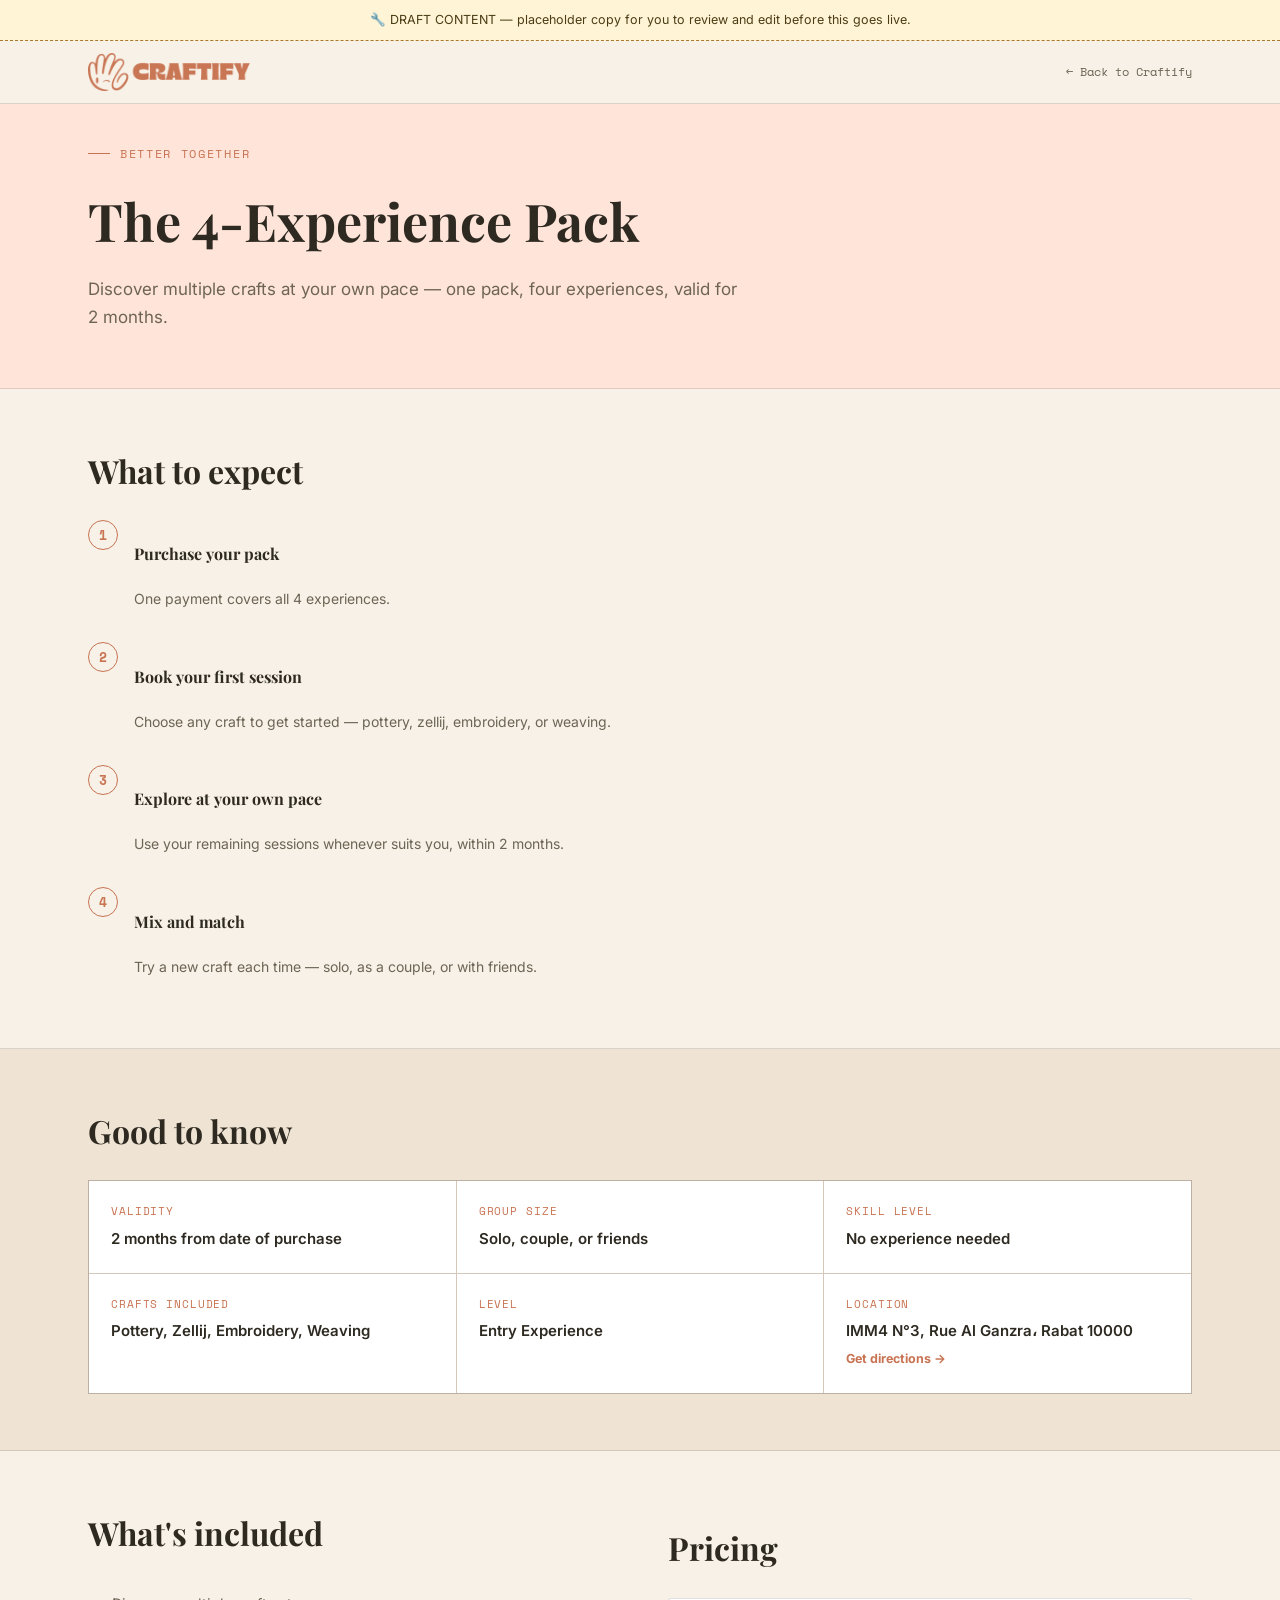
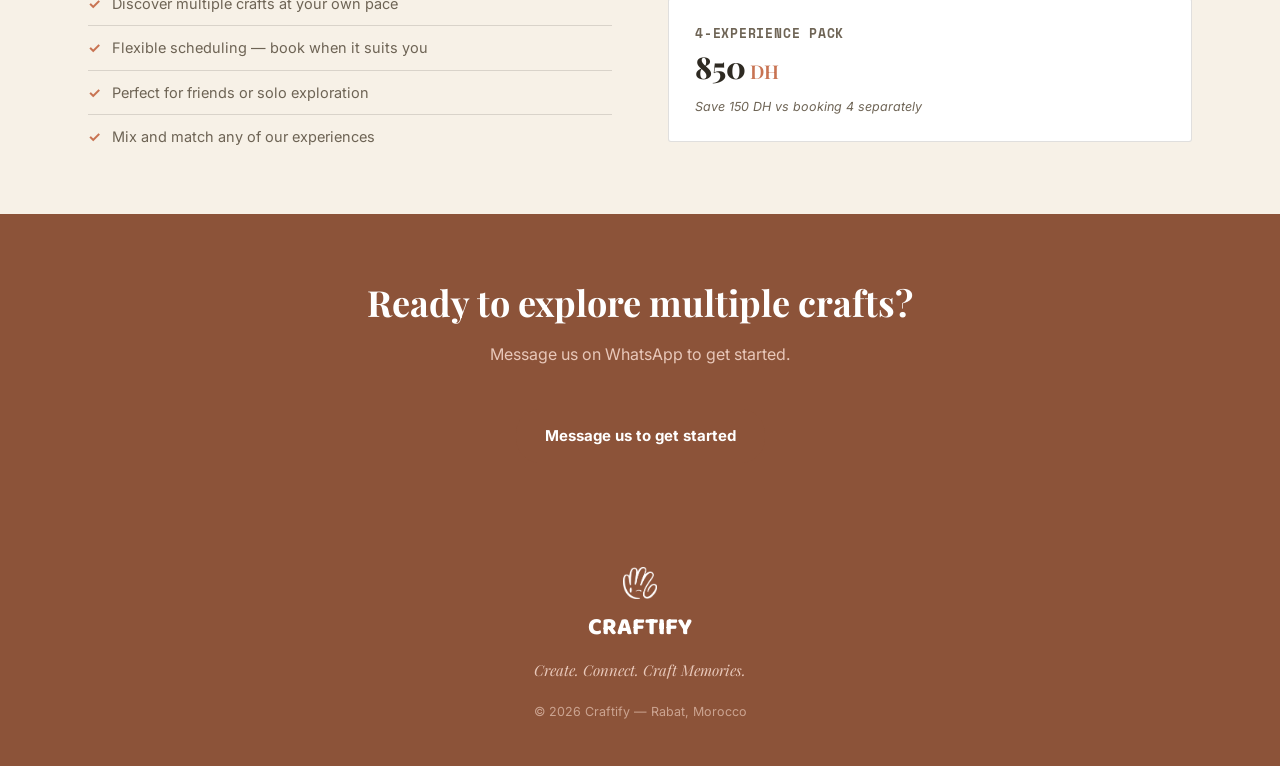
<file: bundle.html>
<!DOCTYPE html>
<html lang="en">
<head>
<meta charset="UTF-8">
<meta name="viewport" content="width=device-width, initial-scale=1.0">
<title>The 4-Experience Pack — Craftify</title>
<link rel="preconnect" href="https://fonts.googleapis.com">
<link rel="preconnect" href="https://fonts.gstatic.com" crossorigin>
<link href="https://fonts.googleapis.com/css2?family=Playfair+Display:ital,wght@0,600;0,700;0,800;1,500;1,600&family=Baloo+2:wght@600;700;800&family=Inter:wght@400;500;600;700&family=Space+Mono:wght@400;700&family=Cairo:wght@500;600;700;800&display=swap" rel="stylesheet">
<link rel="stylesheet" href="style.css">
</head>
<body>

<div class="draft-banner">🔧 DRAFT CONTENT — placeholder copy for you to review and edit before this goes live.</div>

<header class="site">
  <nav>
    <a href="index.html"><img class="nav-logo" src="images/logo.png" alt="Craftify"></a>
    <a class="breadcrumb" href="index.html#experiences">← Back to Craftify</a>
  </nav>
</header>

<section class="detail-hero">
  <div class="wrap">
    <span class="eyebrow">Better Together</span>
    <h1>The 4-Experience Pack</h1>
    <p class="detail-lede">Discover multiple crafts at your own pace — one pack, four experiences, valid for 2 months.</p>
  </div>
</section>

<section class="detail-section">
  <div class="wrap">
    <h2>What to expect</h2>
    <ol class="steps-list">
      <li><span class="step-num">1</span><div class="step-text"><h4>Purchase your pack</h4><p>One payment covers all 4 experiences.</p></div></li>
      <li><span class="step-num">2</span><div class="step-text"><h4>Book your first session</h4><p>Choose any craft to get started — pottery, zellij, embroidery, or weaving.</p></div></li>
      <li><span class="step-num">3</span><div class="step-text"><h4>Explore at your own pace</h4><p>Use your remaining sessions whenever suits you, within 2 months.</p></div></li>
      <li><span class="step-num">4</span><div class="step-text"><h4>Mix and match</h4><p>Try a new craft each time — solo, as a couple, or with friends.</p></div></li>
    </ol>
  </div>
</section>

<section class="detail-section" style="background:var(--ivory-deep);">
  <div class="wrap">
    <h2>Good to know</h2>
    <div class="info-grid">
      <div class="info-item"><div class="label">Validity</div><div class="value">2 months from date of purchase</div></div>
      <div class="info-item"><div class="label">Group size</div><div class="value">Solo, couple, or friends</div></div>
      <div class="info-item"><div class="label">Skill level</div><div class="value">No experience needed</div></div>
      <div class="info-item"><div class="label">Crafts included</div><div class="value">Pottery, Zellij, Embroidery, Weaving</div></div>
      <div class="info-item"><div class="label">Level</div><div class="value">Entry Experience</div></div>
      <div class="info-item"><div class="label">Location</div><div class="value">IMM4 N°3, Rue Al Ganzra، Rabat 10000</div><a class="map-link" href="https://maps.app.goo.gl/C1rxarFKqMhZogUr8" target="_blank" rel="noopener">Get directions →</a></div>
    </div>
  </div>
</section>

<section class="detail-section">
  <div class="wrap split">
    <div>
      <h2>What's included</h2>
      <ul class="includes-list">
        <li>Discover multiple crafts at your own pace</li>
        <li>Flexible scheduling — book when it suits you</li>
        <li>Perfect for friends or solo exploration</li>
        <li>Mix and match any of our experiences</li>
      </ul>
    </div>
    <div>
      <h2>Pricing</h2>
      <div class="detail-price-row">
        <div class="detail-price-card"><h3>4-Experience Pack</h3><div class="price">850<span class="dh">DH</span></div><div class="per">Save 150 DH vs booking 4 separately</div></div>
      </div>
    </div>
  </div>
</section>

<div class="detail-cta">
  <div class="wrap">
    <h2>Ready to explore multiple crafts?</h2>
    <p>Message us on WhatsApp to get started.</p>
    <a href="https://wa.me/212708892260?text=Hi!%20I'd%20like%20to%20get%20the%204-Experience%20Pack." target="_blank" rel="noopener" class="btn btn-primary">Message us to get started</a>
  </div>
</div>

<footer>
  <div class="wrap">
    <img class="foot-hand" src="images/hand.png" alt="">
    <div class="logotype">Craftify</div>
    <div class="tagline">Create. Connect. Craft Memories.</div>
    <div class="fine">© 2026 Craftify — Rabat, Morocco</div>
  </div>
</footer>

</body>
</html>
</file>
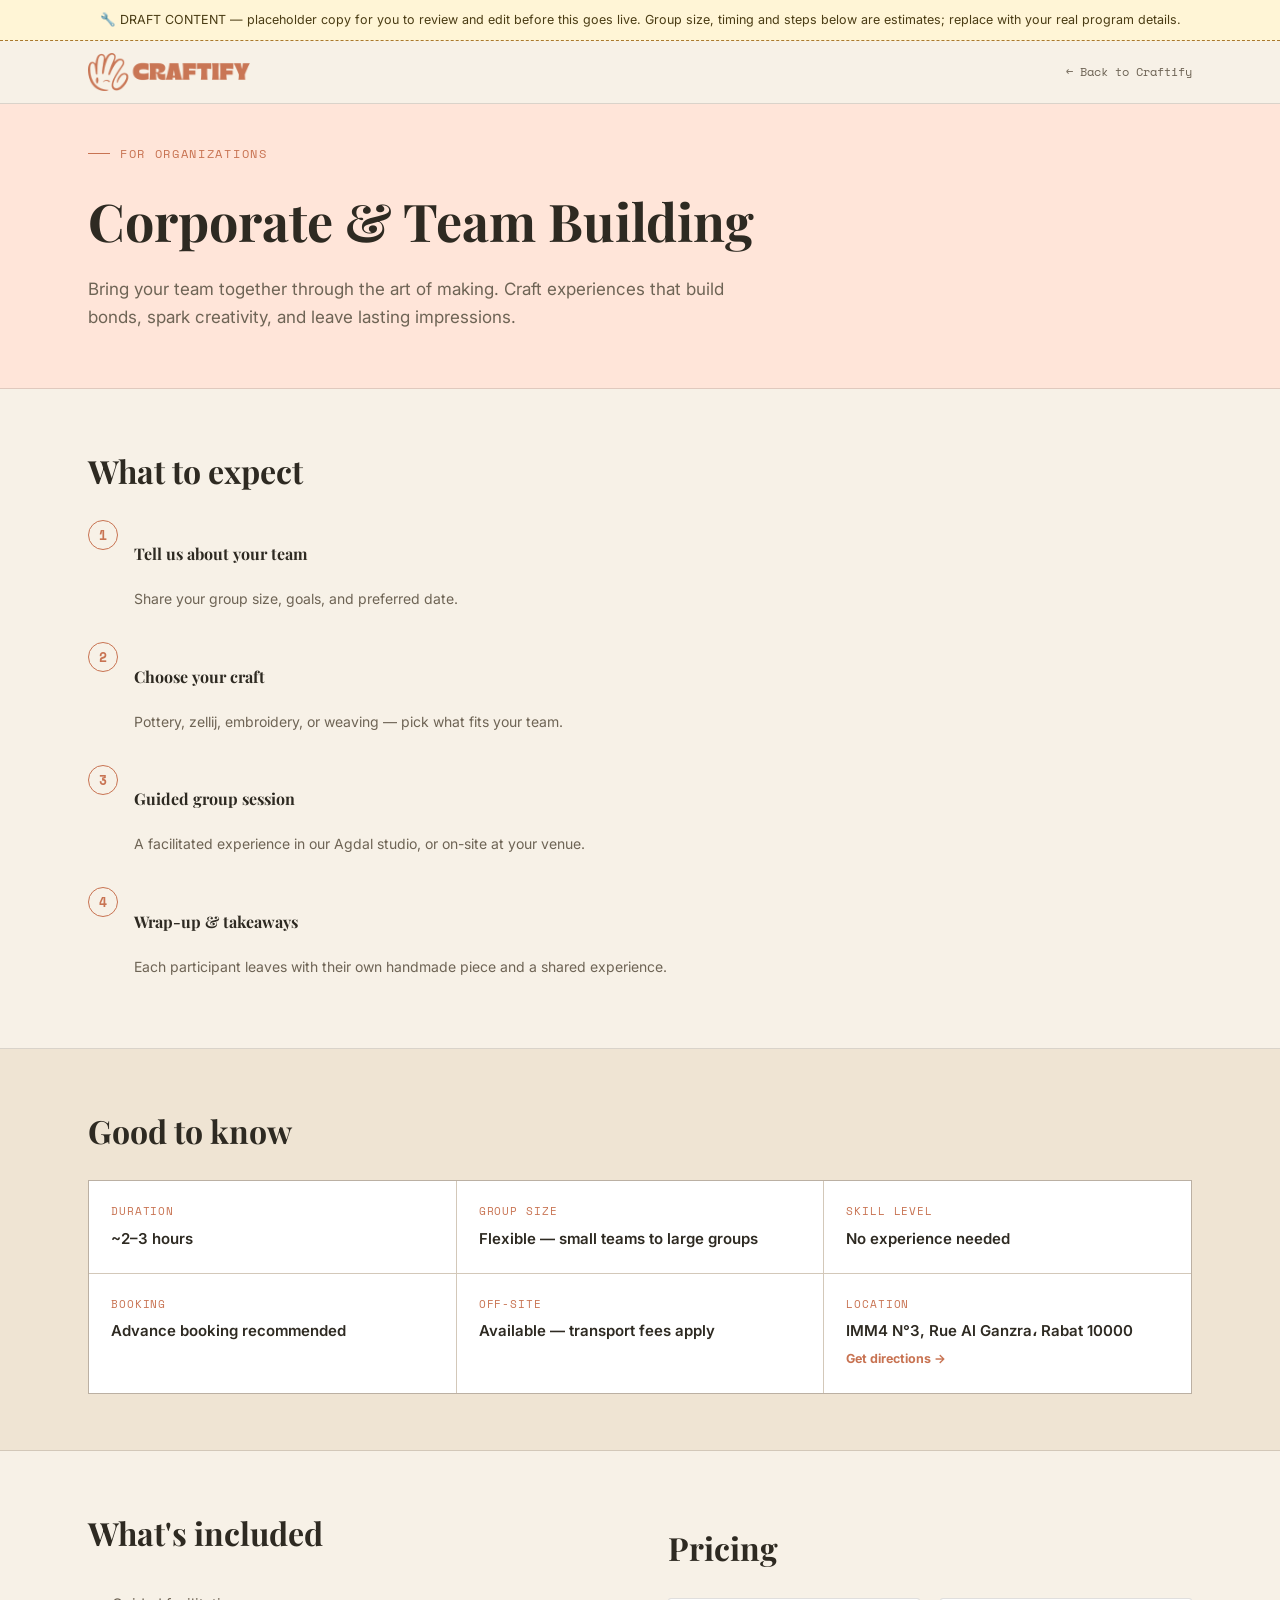
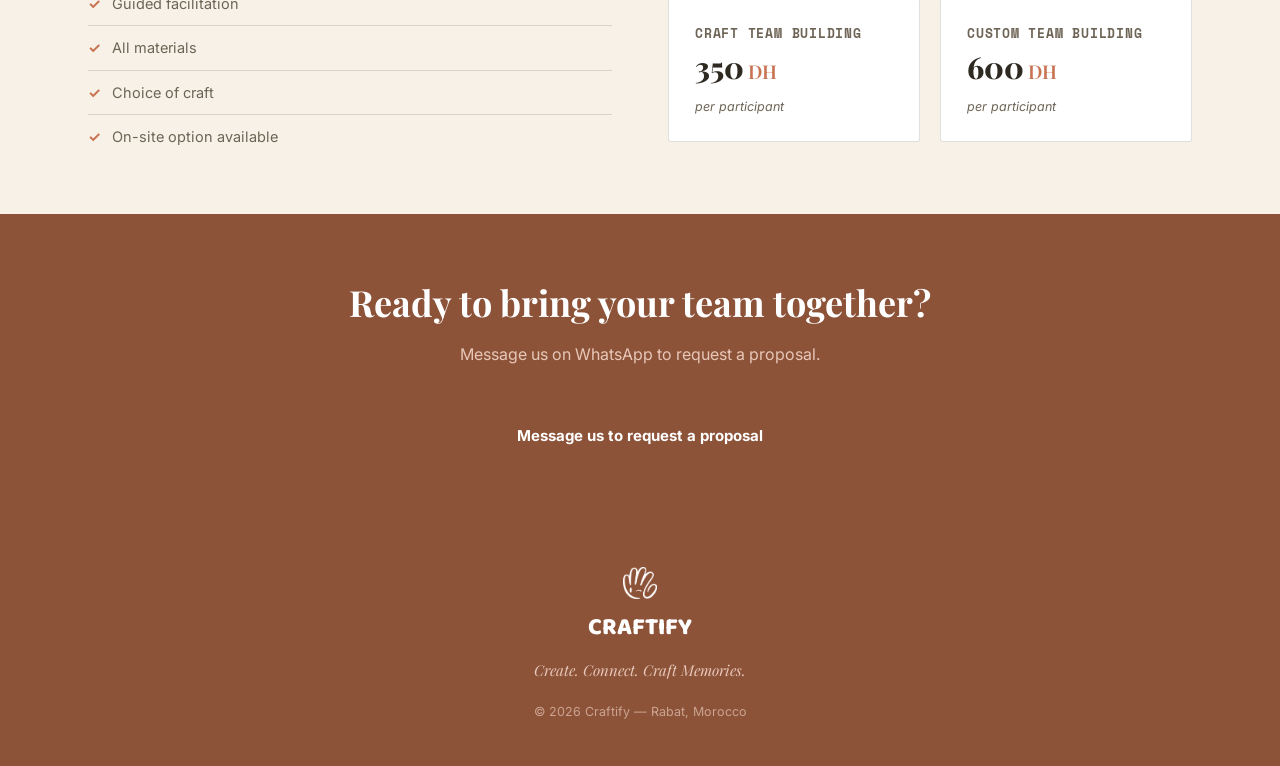
<file: corporate.html>
<!DOCTYPE html>
<html lang="en">
<head>
<meta charset="UTF-8">
<meta name="viewport" content="width=device-width, initial-scale=1.0">
<title>Corporate & Team Building — Craftify</title>
<link rel="preconnect" href="https://fonts.googleapis.com">
<link rel="preconnect" href="https://fonts.gstatic.com" crossorigin>
<link href="https://fonts.googleapis.com/css2?family=Playfair+Display:ital,wght@0,600;0,700;0,800;1,500;1,600&family=Baloo+2:wght@600;700;800&family=Inter:wght@400;500;600;700&family=Space+Mono:wght@400;700&family=Cairo:wght@500;600;700;800&display=swap" rel="stylesheet">
<link rel="stylesheet" href="style.css">
</head>
<body>

<div class="draft-banner">🔧 DRAFT CONTENT — placeholder copy for you to review and edit before this goes live. Group size, timing and steps below are estimates; replace with your real program details.</div>

<header class="site">
  <nav>
    <a href="index.html"><img class="nav-logo" src="images/logo.png" alt="Craftify"></a>
    <a class="breadcrumb" href="index.html#corporate">← Back to Craftify</a>
  </nav>
</header>

<section class="detail-hero">
  <div class="wrap">
    <span class="eyebrow">For Organizations</span>
    <h1>Corporate & Team Building</h1>
    <p class="detail-lede">Bring your team together through the art of making. Craft experiences that build bonds, spark creativity, and leave lasting impressions.</p>
  </div>
</section>

<section class="detail-section">
  <div class="wrap">
    <h2>What to expect</h2>
    <ol class="steps-list">
      <li><span class="step-num">1</span><div class="step-text"><h4>Tell us about your team</h4><p>Share your group size, goals, and preferred date.</p></div></li>
      <li><span class="step-num">2</span><div class="step-text"><h4>Choose your craft</h4><p>Pottery, zellij, embroidery, or weaving — pick what fits your team.</p></div></li>
      <li><span class="step-num">3</span><div class="step-text"><h4>Guided group session</h4><p>A facilitated experience in our Agdal studio, or on-site at your venue.</p></div></li>
      <li><span class="step-num">4</span><div class="step-text"><h4>Wrap-up & takeaways</h4><p>Each participant leaves with their own handmade piece and a shared experience.</p></div></li>
    </ol>
  </div>
</section>

<section class="detail-section" style="background:var(--ivory-deep);">
  <div class="wrap">
    <h2>Good to know</h2>
    <div class="info-grid">
      <div class="info-item"><div class="label">Duration</div><div class="value">~2–3 hours</div></div>
      <div class="info-item"><div class="label">Group size</div><div class="value">Flexible — small teams to large groups</div></div>
      <div class="info-item"><div class="label">Skill level</div><div class="value">No experience needed</div></div>
      <div class="info-item"><div class="label">Booking</div><div class="value">Advance booking recommended</div></div>
      <div class="info-item"><div class="label">Off-site</div><div class="value">Available — transport fees apply</div></div>
      <div class="info-item"><div class="label">Location</div><div class="value">IMM4 N°3, Rue Al Ganzra، Rabat 10000</div><a class="map-link" href="https://maps.app.goo.gl/C1rxarFKqMhZogUr8" target="_blank" rel="noopener">Get directions →</a></div>
    </div>
  </div>
</section>

<section class="detail-section">
  <div class="wrap split">
    <div>
      <h2>What's included</h2>
      <ul class="includes-list">
        <li>Guided facilitation</li>
        <li>All materials</li>
        <li>Choice of craft</li>
        <li>On-site option available</li>
      </ul>
    </div>
    <div>
      <h2>Pricing</h2>
      <div class="detail-price-row">
        <div class="detail-price-card"><h3>Craft Team Building</h3><div class="price">350<span class="dh">DH</span></div><div class="per">per participant</div></div>
        <div class="detail-price-card"><h3>Custom Team Building</h3><div class="price">600<span class="dh">DH</span></div><div class="per">per participant</div></div>
      </div>
    </div>
  </div>
</section>

<div class="detail-cta">
  <div class="wrap">
    <h2>Ready to bring your team together?</h2>
    <p>Message us on WhatsApp to request a proposal.</p>
    <a href="https://wa.me/212708892260?text=Hi!%20I'd%20like%20to%20request%20a%20proposal%20for%20Corporate%20Team%20Building." target="_blank" rel="noopener" class="btn btn-primary">Message us to request a proposal</a>
  </div>
</div>

<footer>
  <div class="wrap">
    <img class="foot-hand" src="images/hand.png" alt="">
    <div class="logotype">Craftify</div>
    <div class="tagline">Create. Connect. Craft Memories.</div>
    <div class="fine">© 2026 Craftify — Rabat, Morocco</div>
  </div>
</footer>

</body>
</html>
</file>
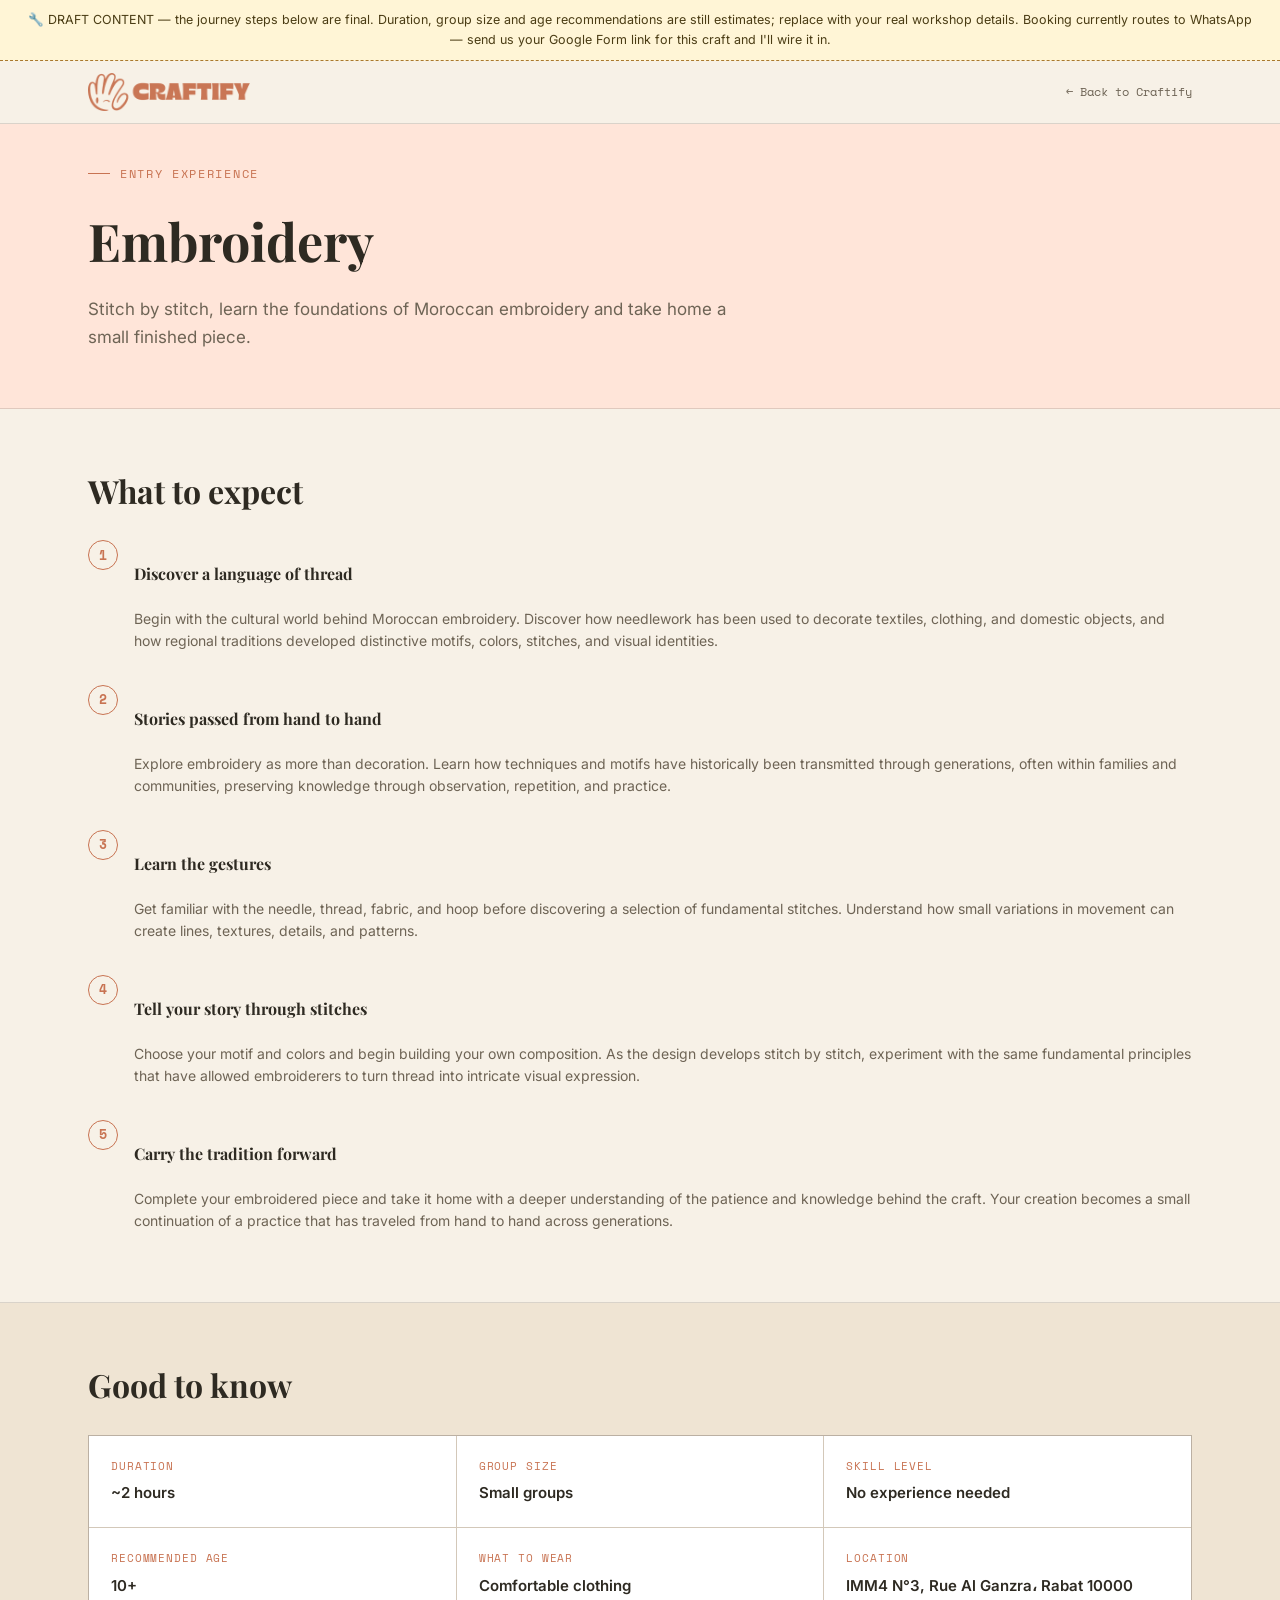
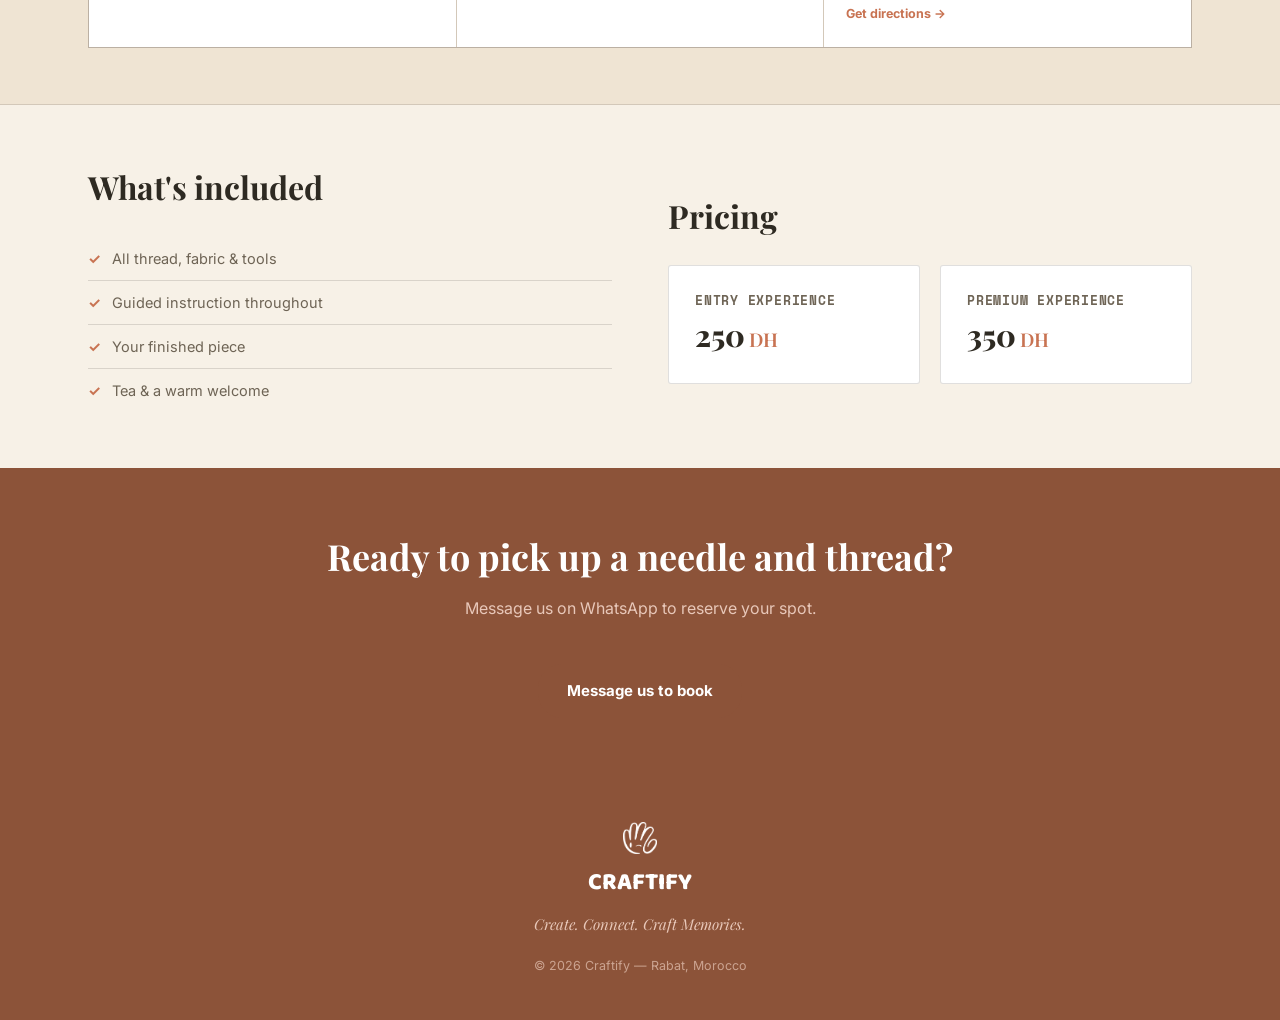
<file: embroidery.html>
<!DOCTYPE html>
<html lang="en">
<head>
<meta charset="UTF-8">
<meta name="viewport" content="width=device-width, initial-scale=1.0">
<title>Embroidery — Craftify</title>
<link rel="preconnect" href="https://fonts.googleapis.com">
<link rel="preconnect" href="https://fonts.gstatic.com" crossorigin>
<link href="https://fonts.googleapis.com/css2?family=Playfair+Display:ital,wght@0,600;0,700;0,800;1,500;1,600&family=Baloo+2:wght@600;700;800&family=Inter:wght@400;500;600;700&family=Space+Mono:wght@400;700&family=Cairo:wght@500;600;700;800&display=swap" rel="stylesheet">
<link rel="stylesheet" href="style.css">
</head>
<body>

<div class="draft-banner">🔧 DRAFT CONTENT — the journey steps below are final. Duration, group size and age recommendations are still estimates; replace with your real workshop details. Booking currently routes to WhatsApp — send us your Google Form link for this craft and I'll wire it in.</div>

<header class="site">
  <nav>
    <a href="index.html"><img class="nav-logo" src="images/logo.png" alt="Craftify"></a>
    <a class="breadcrumb" href="index.html#experiences">← Back to Craftify</a>
  </nav>
</header>

<section class="detail-hero">
  <div class="wrap">
    <span class="eyebrow">Entry Experience</span>
    <h1>Embroidery</h1>
    <p class="detail-lede">Stitch by stitch, learn the foundations of Moroccan embroidery and take home a small finished piece.</p>
  </div>
</section>

<section class="detail-section">
  <div class="wrap">
    <h2>What to expect</h2>
    <ol class="steps-list">
      <li><span class="step-num">1</span><div class="step-text"><h4>Discover a language of thread</h4><p>Begin with the cultural world behind Moroccan embroidery. Discover how needlework has been used to decorate textiles, clothing, and domestic objects, and how regional traditions developed distinctive motifs, colors, stitches, and visual identities.</p></div></li>
      <li><span class="step-num">2</span><div class="step-text"><h4>Stories passed from hand to hand</h4><p>Explore embroidery as more than decoration. Learn how techniques and motifs have historically been transmitted through generations, often within families and communities, preserving knowledge through observation, repetition, and practice.</p></div></li>
      <li><span class="step-num">3</span><div class="step-text"><h4>Learn the gestures</h4><p>Get familiar with the needle, thread, fabric, and hoop before discovering a selection of fundamental stitches. Understand how small variations in movement can create lines, textures, details, and patterns.</p></div></li>
      <li><span class="step-num">4</span><div class="step-text"><h4>Tell your story through stitches</h4><p>Choose your motif and colors and begin building your own composition. As the design develops stitch by stitch, experiment with the same fundamental principles that have allowed embroiderers to turn thread into intricate visual expression.</p></div></li>
      <li><span class="step-num">5</span><div class="step-text"><h4>Carry the tradition forward</h4><p>Complete your embroidered piece and take it home with a deeper understanding of the patience and knowledge behind the craft. Your creation becomes a small continuation of a practice that has traveled from hand to hand across generations.</p></div></li>
    </ol>
  </div>
</section>

<section class="detail-section" style="background:var(--ivory-deep);">
  <div class="wrap">
    <h2>Good to know</h2>
    <div class="info-grid">
      <div class="info-item"><div class="label">Duration</div><div class="value">~2 hours</div></div>
      <div class="info-item"><div class="label">Group size</div><div class="value">Small groups</div></div>
      <div class="info-item"><div class="label">Skill level</div><div class="value">No experience needed</div></div>
      <div class="info-item"><div class="label">Recommended age</div><div class="value">10+</div></div>
      <div class="info-item"><div class="label">What to wear</div><div class="value">Comfortable clothing</div></div>
      <div class="info-item"><div class="label">Location</div><div class="value">IMM4 N°3, Rue Al Ganzra، Rabat 10000</div><a class="map-link" href="https://maps.app.goo.gl/C1rxarFKqMhZogUr8" target="_blank" rel="noopener">Get directions →</a></div>
    </div>
  </div>
</section>

<section class="detail-section">
  <div class="wrap split">
    <div>
      <h2>What's included</h2>
      <ul class="includes-list">
        <li>All thread, fabric & tools</li>
        <li>Guided instruction throughout</li>
        <li>Your finished piece</li>
        <li>Tea & a warm welcome</li>
      </ul>
    </div>
    <div>
      <h2>Pricing</h2>
      <div class="detail-price-row">
        <div class="detail-price-card"><h3>Entry Experience</h3><div class="price">250<span class="dh">DH</span></div></div>
        <div class="detail-price-card"><h3>Premium Experience</h3><div class="price">350<span class="dh">DH</span></div></div>
      </div>
    </div>
  </div>
</section>

<div class="detail-cta">
  <div class="wrap">
    <h2>Ready to pick up a needle and thread?</h2>
    <p>Message us on WhatsApp to reserve your spot.</p>
    <a href="https://wa.me/212708892260?text=Hi!%20I'd%20like%20to%20book%20the%20Embroidery%20workshop." target="_blank" rel="noopener" class="btn btn-primary">Message us to book</a>
  </div>
</div>

<footer>
  <div class="wrap">
    <img class="foot-hand" src="images/hand.png" alt="">
    <div class="logotype">Craftify</div>
    <div class="tagline">Create. Connect. Craft Memories.</div>
    <div class="fine">© 2026 Craftify — Rabat, Morocco</div>
  </div>
</footer>

</body>
</html>
</file>
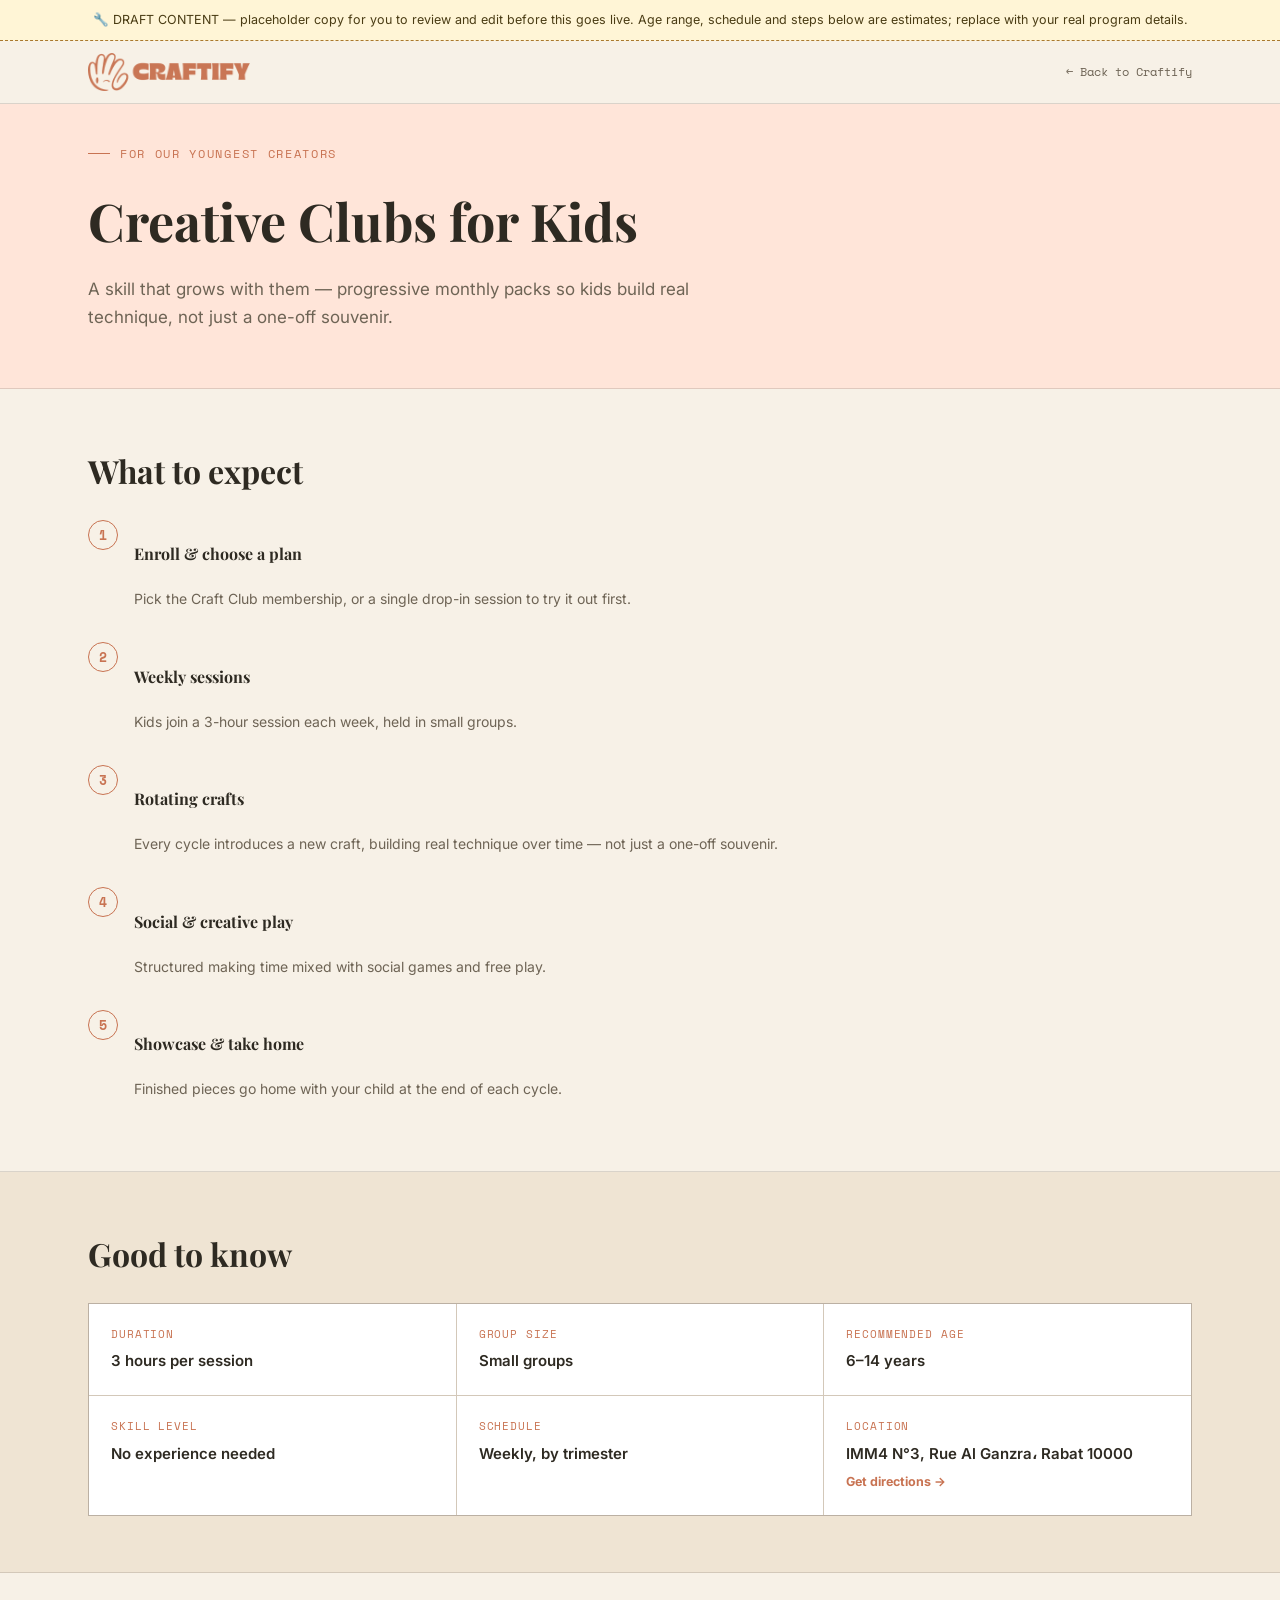
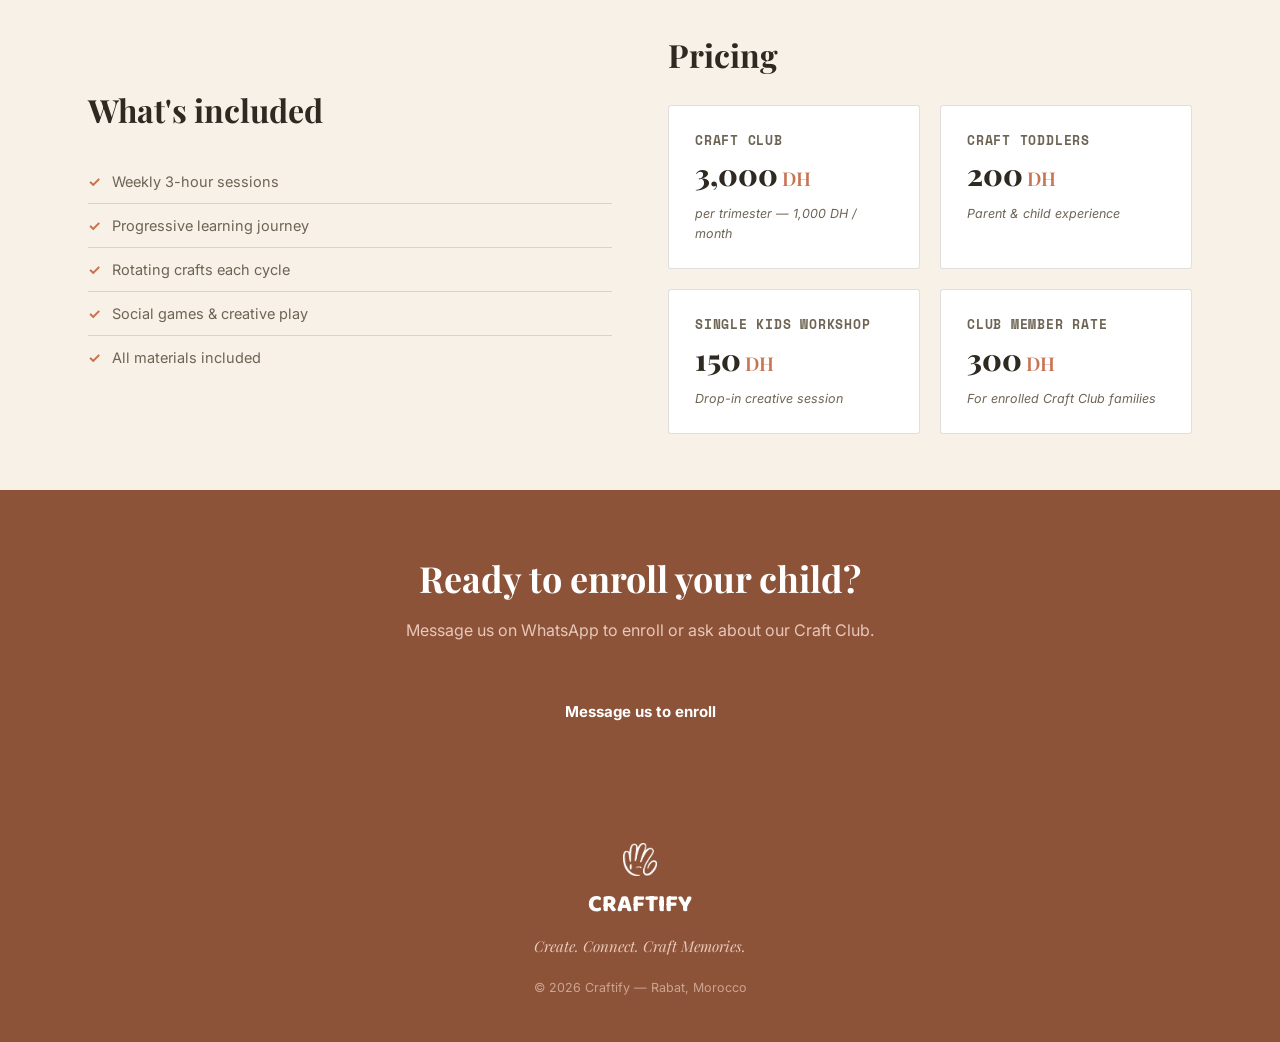
<file: kids.html>
<!DOCTYPE html>
<html lang="en">
<head>
<meta charset="UTF-8">
<meta name="viewport" content="width=device-width, initial-scale=1.0">
<title>Kids Programs — Craftify</title>
<link rel="preconnect" href="https://fonts.googleapis.com">
<link rel="preconnect" href="https://fonts.gstatic.com" crossorigin>
<link href="https://fonts.googleapis.com/css2?family=Playfair+Display:ital,wght@0,600;0,700;0,800;1,500;1,600&family=Baloo+2:wght@600;700;800&family=Inter:wght@400;500;600;700&family=Space+Mono:wght@400;700&family=Cairo:wght@500;600;700;800&display=swap" rel="stylesheet">
<link rel="stylesheet" href="style.css">
</head>
<body>

<div class="draft-banner">🔧 DRAFT CONTENT — placeholder copy for you to review and edit before this goes live. Age range, schedule and steps below are estimates; replace with your real program details.</div>

<header class="site">
  <nav>
    <a href="index.html"><img class="nav-logo" src="images/logo.png" alt="Craftify"></a>
    <a class="breadcrumb" href="index.html#kids">← Back to Craftify</a>
  </nav>
</header>

<section class="detail-hero">
  <div class="wrap">
    <span class="eyebrow">For Our Youngest Creators</span>
    <h1>Creative Clubs for Kids</h1>
    <p class="detail-lede">A skill that grows with them — progressive monthly packs so kids build real technique, not just a one-off souvenir.</p>
  </div>
</section>

<section class="detail-section">
  <div class="wrap">
    <h2>What to expect</h2>
    <ol class="steps-list">
      <li><span class="step-num">1</span><div class="step-text"><h4>Enroll & choose a plan</h4><p>Pick the Craft Club membership, or a single drop-in session to try it out first.</p></div></li>
      <li><span class="step-num">2</span><div class="step-text"><h4>Weekly sessions</h4><p>Kids join a 3-hour session each week, held in small groups.</p></div></li>
      <li><span class="step-num">3</span><div class="step-text"><h4>Rotating crafts</h4><p>Every cycle introduces a new craft, building real technique over time — not just a one-off souvenir.</p></div></li>
      <li><span class="step-num">4</span><div class="step-text"><h4>Social & creative play</h4><p>Structured making time mixed with social games and free play.</p></div></li>
      <li><span class="step-num">5</span><div class="step-text"><h4>Showcase & take home</h4><p>Finished pieces go home with your child at the end of each cycle.</p></div></li>
    </ol>
  </div>
</section>

<section class="detail-section" style="background:var(--ivory-deep);">
  <div class="wrap">
    <h2>Good to know</h2>
    <div class="info-grid">
      <div class="info-item"><div class="label">Duration</div><div class="value">3 hours per session</div></div>
      <div class="info-item"><div class="label">Group size</div><div class="value">Small groups</div></div>
      <div class="info-item"><div class="label">Recommended age</div><div class="value">6–14 years</div></div>
      <div class="info-item"><div class="label">Skill level</div><div class="value">No experience needed</div></div>
      <div class="info-item"><div class="label">Schedule</div><div class="value">Weekly, by trimester</div></div>
      <div class="info-item"><div class="label">Location</div><div class="value">IMM4 N°3, Rue Al Ganzra، Rabat 10000</div><a class="map-link" href="https://maps.app.goo.gl/C1rxarFKqMhZogUr8" target="_blank" rel="noopener">Get directions →</a></div>
    </div>
  </div>
</section>

<section class="detail-section">
  <div class="wrap split">
    <div>
      <h2>What's included</h2>
      <ul class="includes-list">
        <li>Weekly 3-hour sessions</li>
        <li>Progressive learning journey</li>
        <li>Rotating crafts each cycle</li>
        <li>Social games & creative play</li>
        <li>All materials included</li>
      </ul>
    </div>
    <div>
      <h2>Pricing</h2>
      <div class="detail-price-row">
        <div class="detail-price-card"><h3>Craft Club</h3><div class="price">3,000<span class="dh">DH</span></div><div class="per">per trimester — 1,000 DH / month</div></div>
        <div class="detail-price-card"><h3>Craft Toddlers</h3><div class="price">200<span class="dh">DH</span></div><div class="per">Parent & child experience</div></div>
        <div class="detail-price-card"><h3>Single Kids Workshop</h3><div class="price">150<span class="dh">DH</span></div><div class="per">Drop-in creative session</div></div>
        <div class="detail-price-card"><h3>Club Member Rate</h3><div class="price">300<span class="dh">DH</span></div><div class="per">For enrolled Craft Club families</div></div>
      </div>
    </div>
  </div>
</section>

<div class="detail-cta">
  <div class="wrap">
    <h2>Ready to enroll your child?</h2>
    <p>Message us on WhatsApp to enroll or ask about our Craft Club.</p>
    <a href="https://wa.me/212708892260?text=Hi!%20I'd%20like%20to%20ask%20about%20the%20Kids%20programs." target="_blank" rel="noopener" class="btn btn-primary">Message us to enroll</a>
  </div>
</div>

<footer>
  <div class="wrap">
    <img class="foot-hand" src="images/hand.png" alt="">
    <div class="logotype">Craftify</div>
    <div class="tagline">Create. Connect. Craft Memories.</div>
    <div class="fine">© 2026 Craftify — Rabat, Morocco</div>
  </div>
</footer>

</body>
</html>
</file>
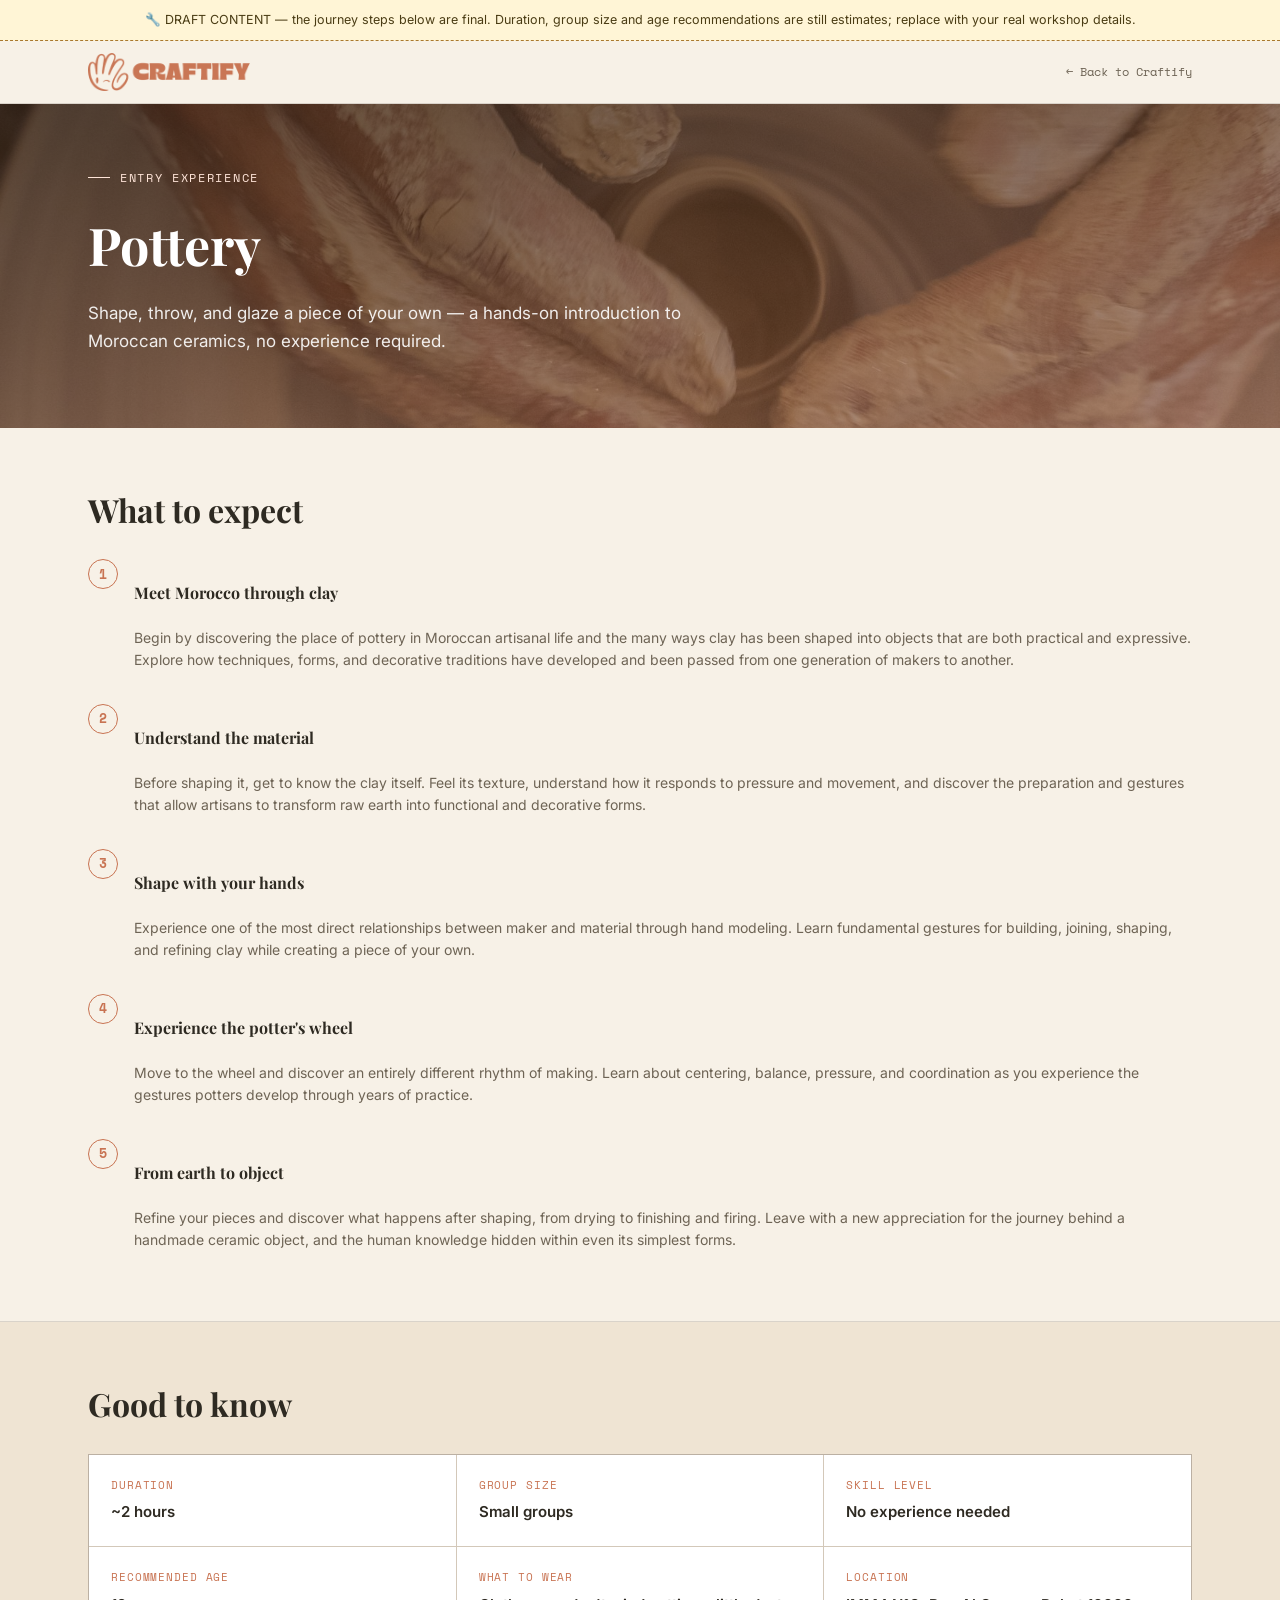
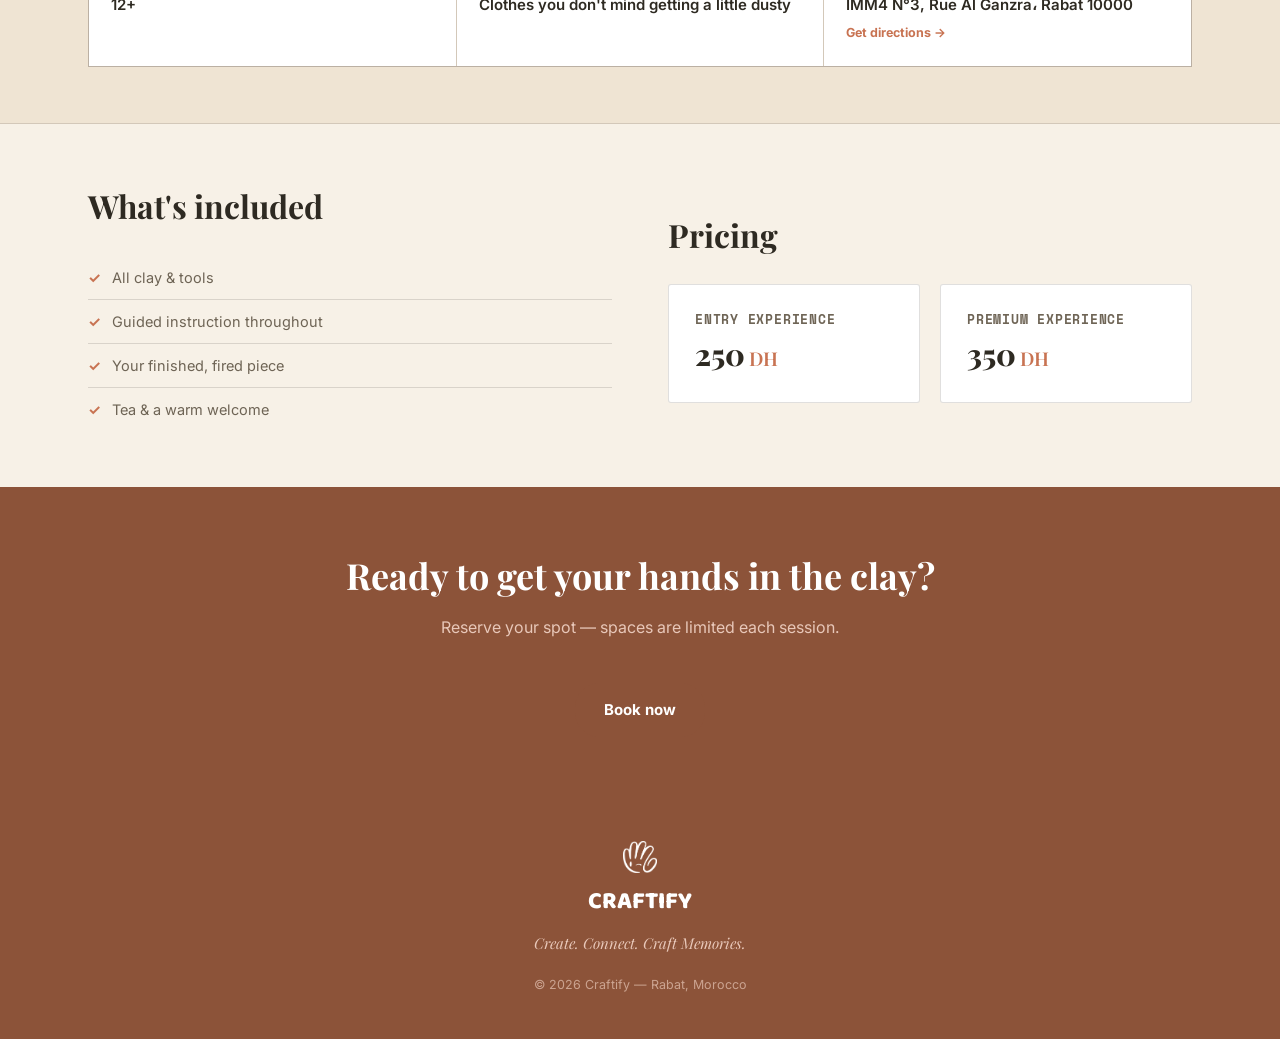
<file: pottery.html>
<!DOCTYPE html>
<html lang="en">
<head>
<meta charset="UTF-8">
<meta name="viewport" content="width=device-width, initial-scale=1.0">
<title>Pottery — Craftify</title>
<link rel="preconnect" href="https://fonts.googleapis.com">
<link rel="preconnect" href="https://fonts.gstatic.com" crossorigin>
<link href="https://fonts.googleapis.com/css2?family=Playfair+Display:ital,wght@0,600;0,700;0,800;1,500;1,600&family=Baloo+2:wght@600;700;800&family=Inter:wght@400;500;600;700&family=Space+Mono:wght@400;700&family=Cairo:wght@500;600;700;800&display=swap" rel="stylesheet">
<link rel="stylesheet" href="style.css">
</head>
<body>

<div class="draft-banner">🔧 DRAFT CONTENT — the journey steps below are final. Duration, group size and age recommendations are still estimates; replace with your real workshop details.</div>

<header class="site">
  <nav>
    <a href="index.html"><img class="nav-logo" src="images/logo.png" alt="Craftify"></a>
    <a class="breadcrumb" href="index.html#experiences">← Back to Craftify</a>
  </nav>
</header>

<section class="detail-hero has-photo" style="background:linear-gradient(165deg, rgba(46,32,24,0.72), rgba(140,83,57,0.5)), url('images/pottery-hero-banner.jpg') center 40%/cover no-repeat;">
  <div class="wrap">
    <span class="eyebrow on-dark">Entry Experience</span>
    <h1>Pottery</h1>
    <p class="detail-lede">Shape, throw, and glaze a piece of your own — a hands-on introduction to Moroccan ceramics, no experience required.</p>
  </div>
</section>

<section class="detail-section">
  <div class="wrap">
    <h2>What to expect</h2>
    <ol class="steps-list">
      <li><span class="step-num">1</span><div class="step-text"><h4>Meet Morocco through clay</h4><p>Begin by discovering the place of pottery in Moroccan artisanal life and the many ways clay has been shaped into objects that are both practical and expressive. Explore how techniques, forms, and decorative traditions have developed and been passed from one generation of makers to another.</p></div></li>
      <li><span class="step-num">2</span><div class="step-text"><h4>Understand the material</h4><p>Before shaping it, get to know the clay itself. Feel its texture, understand how it responds to pressure and movement, and discover the preparation and gestures that allow artisans to transform raw earth into functional and decorative forms.</p></div></li>
      <li><span class="step-num">3</span><div class="step-text"><h4>Shape with your hands</h4><p>Experience one of the most direct relationships between maker and material through hand modeling. Learn fundamental gestures for building, joining, shaping, and refining clay while creating a piece of your own.</p></div></li>
      <li><span class="step-num">4</span><div class="step-text"><h4>Experience the potter's wheel</h4><p>Move to the wheel and discover an entirely different rhythm of making. Learn about centering, balance, pressure, and coordination as you experience the gestures potters develop through years of practice.</p></div></li>
      <li><span class="step-num">5</span><div class="step-text"><h4>From earth to object</h4><p>Refine your pieces and discover what happens after shaping, from drying to finishing and firing. Leave with a new appreciation for the journey behind a handmade ceramic object, and the human knowledge hidden within even its simplest forms.</p></div></li>
    </ol>
  </div>
</section>

<section class="detail-section" style="background:var(--ivory-deep);">
  <div class="wrap">
    <h2>Good to know</h2>
    <div class="info-grid">
      <div class="info-item"><div class="label">Duration</div><div class="value">~2 hours</div></div>
      <div class="info-item"><div class="label">Group size</div><div class="value">Small groups</div></div>
      <div class="info-item"><div class="label">Skill level</div><div class="value">No experience needed</div></div>
      <div class="info-item"><div class="label">Recommended age</div><div class="value">12+</div></div>
      <div class="info-item"><div class="label">What to wear</div><div class="value">Clothes you don't mind getting a little dusty</div></div>
      <div class="info-item"><div class="label">Location</div><div class="value">IMM4 N°3, Rue Al Ganzra، Rabat 10000</div><a class="map-link" href="https://maps.app.goo.gl/C1rxarFKqMhZogUr8" target="_blank" rel="noopener">Get directions →</a></div>
    </div>
  </div>
</section>

<section class="detail-section">
  <div class="wrap split">
    <div>
      <h2>What's included</h2>
      <ul class="includes-list">
        <li>All clay & tools</li>
        <li>Guided instruction throughout</li>
        <li>Your finished, fired piece</li>
        <li>Tea & a warm welcome</li>
      </ul>
    </div>
    <div>
      <h2>Pricing</h2>
      <div class="detail-price-row">
        <div class="detail-price-card"><h3>Entry Experience</h3><div class="price">250<span class="dh">DH</span></div></div>
        <div class="detail-price-card"><h3>Premium Experience</h3><div class="price">350<span class="dh">DH</span></div></div>
      </div>
    </div>
  </div>
</section>

<div class="detail-cta">
  <div class="wrap">
    <h2>Ready to get your hands in the clay?</h2>
    <p>Reserve your spot — spaces are limited each session.</p>
    <a href="https://docs.google.com/forms/d/e/1FAIpQLSePz-j0XpMZThTT2PNIRNTzKrToRSZe3OCtaxMACsnh69xYhg/viewform" target="_blank" rel="noopener" class="btn btn-primary">Book now</a>
  </div>
</div>

<footer>
  <div class="wrap">
    <img class="foot-hand" src="images/hand.png" alt="">
    <div class="logotype">Craftify</div>
    <div class="tagline">Create. Connect. Craft Memories.</div>
    <div class="fine">© 2026 Craftify — Rabat, Morocco</div>
  </div>
</footer>

</body>
</html>
</file>
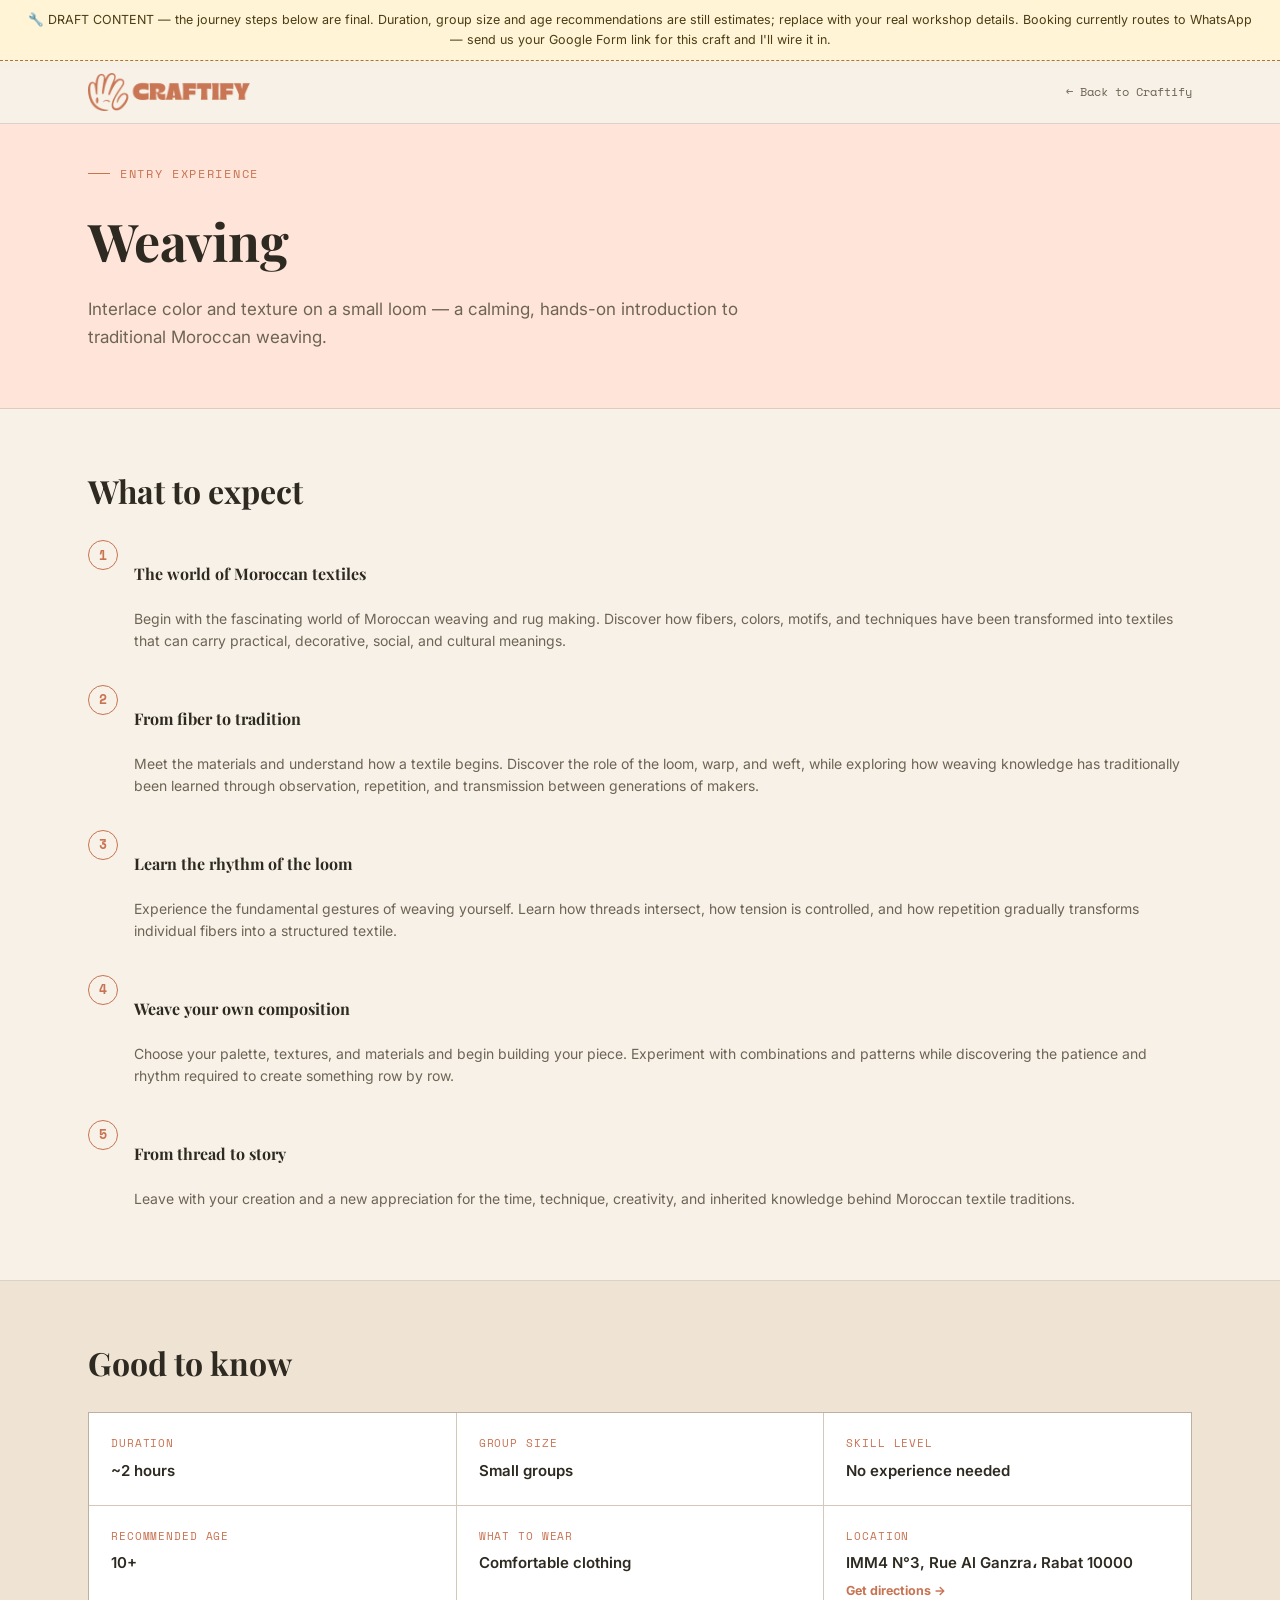
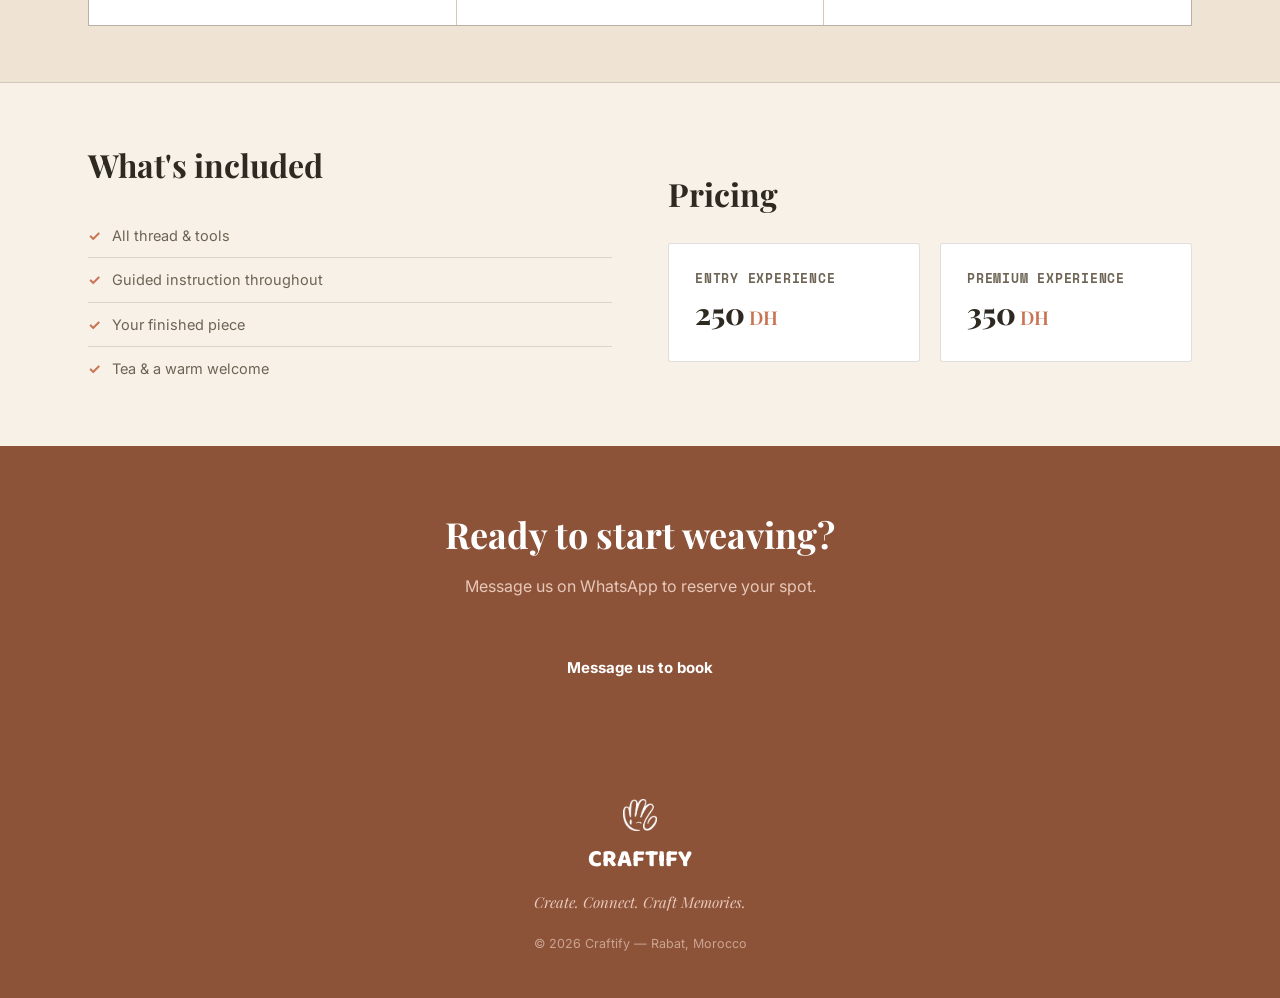
<file: weaving.html>
<!DOCTYPE html>
<html lang="en">
<head>
<meta charset="UTF-8">
<meta name="viewport" content="width=device-width, initial-scale=1.0">
<title>Weaving — Craftify</title>
<link rel="preconnect" href="https://fonts.googleapis.com">
<link rel="preconnect" href="https://fonts.gstatic.com" crossorigin>
<link href="https://fonts.googleapis.com/css2?family=Playfair+Display:ital,wght@0,600;0,700;0,800;1,500;1,600&family=Baloo+2:wght@600;700;800&family=Inter:wght@400;500;600;700&family=Space+Mono:wght@400;700&family=Cairo:wght@500;600;700;800&display=swap" rel="stylesheet">
<link rel="stylesheet" href="style.css">
</head>
<body>

<div class="draft-banner">🔧 DRAFT CONTENT — the journey steps below are final. Duration, group size and age recommendations are still estimates; replace with your real workshop details. Booking currently routes to WhatsApp — send us your Google Form link for this craft and I'll wire it in.</div>

<header class="site">
  <nav>
    <a href="index.html"><img class="nav-logo" src="images/logo.png" alt="Craftify"></a>
    <a class="breadcrumb" href="index.html#experiences">← Back to Craftify</a>
  </nav>
</header>

<section class="detail-hero">
  <div class="wrap">
    <span class="eyebrow">Entry Experience</span>
    <h1>Weaving</h1>
    <p class="detail-lede">Interlace color and texture on a small loom — a calming, hands-on introduction to traditional Moroccan weaving.</p>
  </div>
</section>

<section class="detail-section">
  <div class="wrap">
    <h2>What to expect</h2>
    <ol class="steps-list">
      <li><span class="step-num">1</span><div class="step-text"><h4>The world of Moroccan textiles</h4><p>Begin with the fascinating world of Moroccan weaving and rug making. Discover how fibers, colors, motifs, and techniques have been transformed into textiles that can carry practical, decorative, social, and cultural meanings.</p></div></li>
      <li><span class="step-num">2</span><div class="step-text"><h4>From fiber to tradition</h4><p>Meet the materials and understand how a textile begins. Discover the role of the loom, warp, and weft, while exploring how weaving knowledge has traditionally been learned through observation, repetition, and transmission between generations of makers.</p></div></li>
      <li><span class="step-num">3</span><div class="step-text"><h4>Learn the rhythm of the loom</h4><p>Experience the fundamental gestures of weaving yourself. Learn how threads intersect, how tension is controlled, and how repetition gradually transforms individual fibers into a structured textile.</p></div></li>
      <li><span class="step-num">4</span><div class="step-text"><h4>Weave your own composition</h4><p>Choose your palette, textures, and materials and begin building your piece. Experiment with combinations and patterns while discovering the patience and rhythm required to create something row by row.</p></div></li>
      <li><span class="step-num">5</span><div class="step-text"><h4>From thread to story</h4><p>Leave with your creation and a new appreciation for the time, technique, creativity, and inherited knowledge behind Moroccan textile traditions.</p></div></li>
    </ol>
  </div>
</section>

<section class="detail-section" style="background:var(--ivory-deep);">
  <div class="wrap">
    <h2>Good to know</h2>
    <div class="info-grid">
      <div class="info-item"><div class="label">Duration</div><div class="value">~2 hours</div></div>
      <div class="info-item"><div class="label">Group size</div><div class="value">Small groups</div></div>
      <div class="info-item"><div class="label">Skill level</div><div class="value">No experience needed</div></div>
      <div class="info-item"><div class="label">Recommended age</div><div class="value">10+</div></div>
      <div class="info-item"><div class="label">What to wear</div><div class="value">Comfortable clothing</div></div>
      <div class="info-item"><div class="label">Location</div><div class="value">IMM4 N°3, Rue Al Ganzra، Rabat 10000</div><a class="map-link" href="https://maps.app.goo.gl/C1rxarFKqMhZogUr8" target="_blank" rel="noopener">Get directions →</a></div>
    </div>
  </div>
</section>

<section class="detail-section">
  <div class="wrap split">
    <div>
      <h2>What's included</h2>
      <ul class="includes-list">
        <li>All thread & tools</li>
        <li>Guided instruction throughout</li>
        <li>Your finished piece</li>
        <li>Tea & a warm welcome</li>
      </ul>
    </div>
    <div>
      <h2>Pricing</h2>
      <div class="detail-price-row">
        <div class="detail-price-card"><h3>Entry Experience</h3><div class="price">250<span class="dh">DH</span></div></div>
        <div class="detail-price-card"><h3>Premium Experience</h3><div class="price">350<span class="dh">DH</span></div></div>
      </div>
    </div>
  </div>
</section>

<div class="detail-cta">
  <div class="wrap">
    <h2>Ready to start weaving?</h2>
    <p>Message us on WhatsApp to reserve your spot.</p>
    <a href="https://wa.me/212708892260?text=Hi!%20I'd%20like%20to%20book%20the%20Weaving%20workshop." target="_blank" rel="noopener" class="btn btn-primary">Message us to book</a>
  </div>
</div>

<footer>
  <div class="wrap">
    <img class="foot-hand" src="images/hand.png" alt="">
    <div class="logotype">Craftify</div>
    <div class="tagline">Create. Connect. Craft Memories.</div>
    <div class="fine">© 2026 Craftify — Rabat, Morocco</div>
  </div>
</footer>

</body>
</html>
</file>
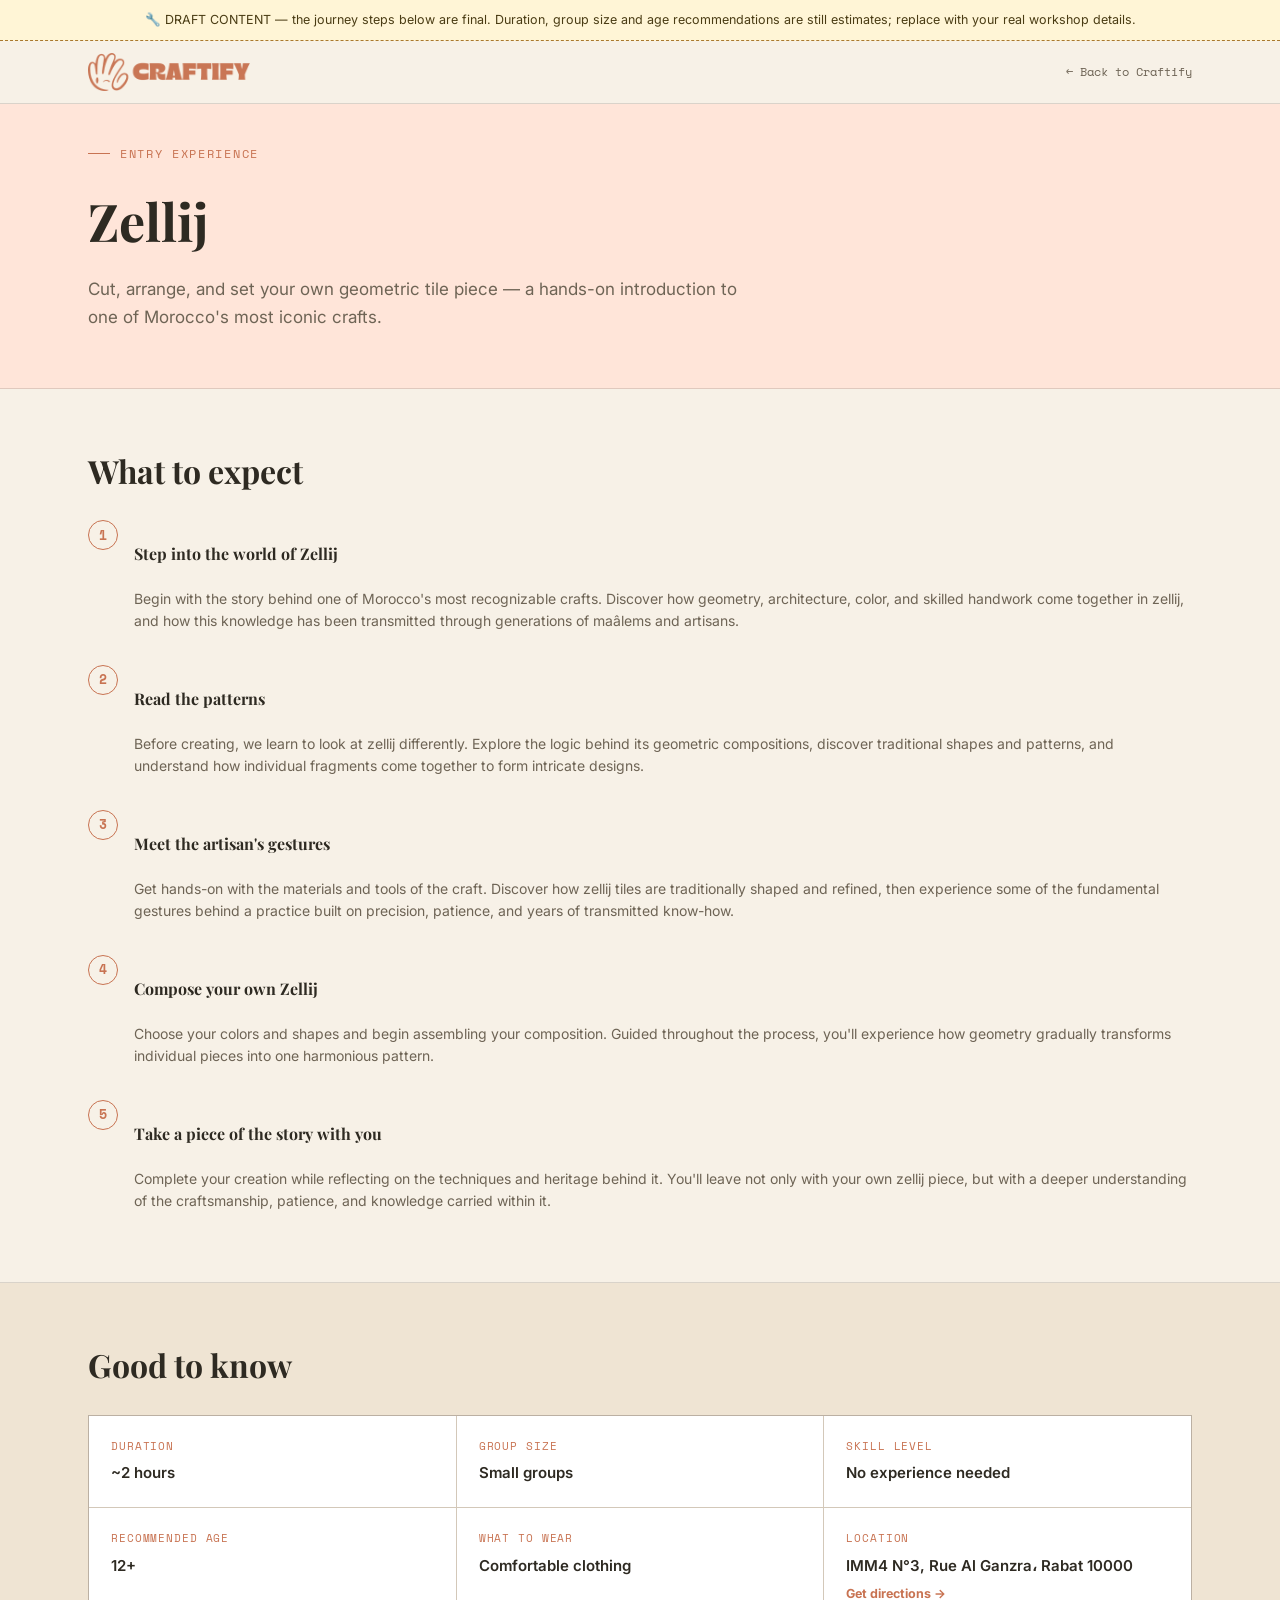
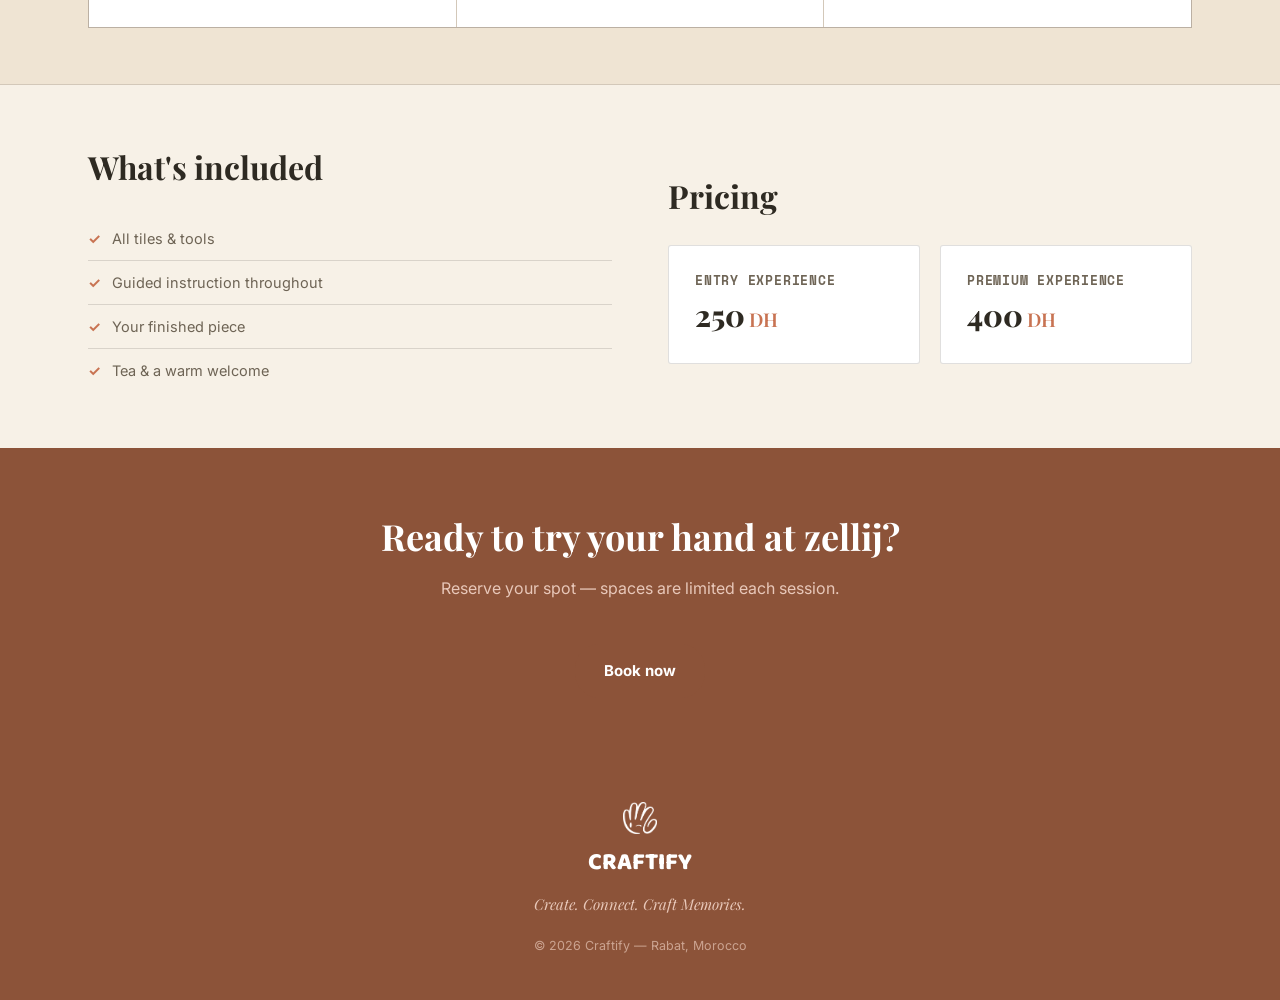
<file: zellij.html>
<!DOCTYPE html>
<html lang="en">
<head>
<meta charset="UTF-8">
<meta name="viewport" content="width=device-width, initial-scale=1.0">
<title>Zellij — Craftify</title>
<link rel="preconnect" href="https://fonts.googleapis.com">
<link rel="preconnect" href="https://fonts.gstatic.com" crossorigin>
<link href="https://fonts.googleapis.com/css2?family=Playfair+Display:ital,wght@0,600;0,700;0,800;1,500;1,600&family=Baloo+2:wght@600;700;800&family=Inter:wght@400;500;600;700&family=Space+Mono:wght@400;700&family=Cairo:wght@500;600;700;800&display=swap" rel="stylesheet">
<link rel="stylesheet" href="style.css">
</head>
<body>

<div class="draft-banner">🔧 DRAFT CONTENT — the journey steps below are final. Duration, group size and age recommendations are still estimates; replace with your real workshop details.</div>

<header class="site">
  <nav>
    <a href="index.html"><img class="nav-logo" src="images/logo.png" alt="Craftify"></a>
    <a class="breadcrumb" href="index.html#experiences">← Back to Craftify</a>
  </nav>
</header>

<section class="detail-hero">
  <div class="wrap">
    <span class="eyebrow">Entry Experience</span>
    <h1>Zellij</h1>
    <p class="detail-lede">Cut, arrange, and set your own geometric tile piece — a hands-on introduction to one of Morocco's most iconic crafts.</p>
  </div>
</section>

<section class="detail-section">
  <div class="wrap">
    <h2>What to expect</h2>
    <ol class="steps-list">
      <li><span class="step-num">1</span><div class="step-text"><h4>Step into the world of Zellij</h4><p>Begin with the story behind one of Morocco's most recognizable crafts. Discover how geometry, architecture, color, and skilled handwork come together in zellij, and how this knowledge has been transmitted through generations of maâlems and artisans.</p></div></li>
      <li><span class="step-num">2</span><div class="step-text"><h4>Read the patterns</h4><p>Before creating, we learn to look at zellij differently. Explore the logic behind its geometric compositions, discover traditional shapes and patterns, and understand how individual fragments come together to form intricate designs.</p></div></li>
      <li><span class="step-num">3</span><div class="step-text"><h4>Meet the artisan's gestures</h4><p>Get hands-on with the materials and tools of the craft. Discover how zellij tiles are traditionally shaped and refined, then experience some of the fundamental gestures behind a practice built on precision, patience, and years of transmitted know-how.</p></div></li>
      <li><span class="step-num">4</span><div class="step-text"><h4>Compose your own Zellij</h4><p>Choose your colors and shapes and begin assembling your composition. Guided throughout the process, you'll experience how geometry gradually transforms individual pieces into one harmonious pattern.</p></div></li>
      <li><span class="step-num">5</span><div class="step-text"><h4>Take a piece of the story with you</h4><p>Complete your creation while reflecting on the techniques and heritage behind it. You'll leave not only with your own zellij piece, but with a deeper understanding of the craftsmanship, patience, and knowledge carried within it.</p></div></li>
    </ol>
  </div>
</section>

<section class="detail-section" style="background:var(--ivory-deep);">
  <div class="wrap">
    <h2>Good to know</h2>
    <div class="info-grid">
      <div class="info-item"><div class="label">Duration</div><div class="value">~2 hours</div></div>
      <div class="info-item"><div class="label">Group size</div><div class="value">Small groups</div></div>
      <div class="info-item"><div class="label">Skill level</div><div class="value">No experience needed</div></div>
      <div class="info-item"><div class="label">Recommended age</div><div class="value">12+</div></div>
      <div class="info-item"><div class="label">What to wear</div><div class="value">Comfortable clothing</div></div>
      <div class="info-item"><div class="label">Location</div><div class="value">IMM4 N°3, Rue Al Ganzra، Rabat 10000</div><a class="map-link" href="https://maps.app.goo.gl/C1rxarFKqMhZogUr8" target="_blank" rel="noopener">Get directions →</a></div>
    </div>
  </div>
</section>

<section class="detail-section">
  <div class="wrap split">
    <div>
      <h2>What's included</h2>
      <ul class="includes-list">
        <li>All tiles & tools</li>
        <li>Guided instruction throughout</li>
        <li>Your finished piece</li>
        <li>Tea & a warm welcome</li>
      </ul>
    </div>
    <div>
      <h2>Pricing</h2>
      <div class="detail-price-row">
        <div class="detail-price-card"><h3>Entry Experience</h3><div class="price">250<span class="dh">DH</span></div></div>
        <div class="detail-price-card"><h3>Premium Experience</h3><div class="price">400<span class="dh">DH</span></div></div>
      </div>
    </div>
  </div>
</section>

<div class="detail-cta">
  <div class="wrap">
    <h2>Ready to try your hand at zellij?</h2>
    <p>Reserve your spot — spaces are limited each session.</p>
    <a href="https://docs.google.com/forms/d/e/1FAIpQLSfolppXxTTa2ztAYdMQQR42umHR5YKho_b8IU-dqFJT9dzeEQ/viewform" target="_blank" rel="noopener" class="btn btn-primary">Book now</a>
  </div>
</div>

<footer>
  <div class="wrap">
    <img class="foot-hand" src="images/hand.png" alt="">
    <div class="logotype">Craftify</div>
    <div class="tagline">Create. Connect. Craft Memories.</div>
    <div class="fine">© 2026 Craftify — Rabat, Morocco</div>
  </div>
</footer>

</body>
</html>
</file>
<file: style.css>
:root{
    --ivory:#F7F1E7;
    --ivory-deep:#EFE4D3;
    --terracotta:#C87352;
    --terracotta-deep:#B15F3F;
    --blush:#FFE5D9;
    --espresso:#8C5339;
    --ink:#2E2A22;
    --ink-soft:#6E6455;
    --line:rgba(46,42,34,0.15);
    --radius:3px;
    --max:1160px;
  }
  *{box-sizing:border-box;}
  html{scroll-behavior:smooth;}
  body{margin:0; background:var(--ivory); color:var(--ink); font-family:'Inter', sans-serif; font-size:16px; line-height:1.6; -webkit-font-smoothing:antialiased;}
  ::selection{background:var(--terracotta); color:#fff;}
  a{color:inherit;} img{max-width:100%; display:block;}
  .wrap{max-width:var(--max); margin:0 auto; padding:0 28px;}
  h1,h2,h3{font-family:'Playfair Display', serif; font-weight:700; margin:0; color:var(--ink);}
  :focus-visible{outline:2px solid var(--espresso); outline-offset:3px;}
  @media (prefers-reduced-motion: reduce){
    *{animation-duration:0.001ms !important; animation-iteration-count:1 !important; transition-duration:0.001ms !important; scroll-behavior:auto !important;}
  }
  .eyebrow{
    font-family:'Space Mono', monospace; text-transform:uppercase; letter-spacing:0.14em; font-size:12px;
    color:var(--terracotta); display:flex; align-items:center; gap:10px; margin-bottom:10px;
  }
  .eyebrow::before{content:''; width:22px; height:1px; background:var(--terracotta); display:inline-block;}
  .eyebrow.on-dark{color:var(--blush);}
  .eyebrow.on-dark::before{background:var(--blush);}

  /* ---------- ZELLIJ PATTERN (generated) ---------- */
  .zellij-bg{position:absolute; inset:0; z-index:0; pointer-events:none;}

  /* ---------- NAV ---------- */
  header.site{position:sticky; top:0; z-index:50; background:rgba(247,241,231,0.94); backdrop-filter:blur(6px); border-bottom:1px solid var(--line);}
  nav{max-width:var(--max); margin:0 auto; padding:12px 28px; display:flex; align-items:center; justify-content:space-between;}
  .nav-logo{height:38px; width:auto;}
  nav ul{list-style:none; display:flex; gap:28px; margin:0; padding:0;}
  nav ul a{text-decoration:none; font-size:14px; font-weight:600; color:var(--ink-soft); transition:color 0.2s;}
  nav ul a:hover{color:var(--terracotta);}
  .nav-links{display:flex; align-items:center; gap:22px;}
  .nav-cta{font-size:13.5px; font-weight:700; padding:10px 20px; background:var(--terracotta); color:#fff; border-radius:20px; text-decoration:none; transition:background 0.2s;}
  .nav-cta:hover{background:var(--terracotta-deep);}
  .lang-switch{display:flex; align-items:center; gap:2px; border:1px solid var(--line); border-radius:16px; padding:3px;}
  .lang-btn{font-family:'Space Mono', monospace; font-size:11px; font-weight:700; letter-spacing:0.04em; padding:5px 10px; border-radius:13px; border:none; background:transparent; color:var(--ink-soft); cursor:pointer; transition:background 0.2s, color 0.2s;}
  .lang-btn:hover{color:var(--ink);}
  .lang-btn.active{background:var(--espresso); color:#fff;}
  .menu-toggle{display:none; background:none; border:none; cursor:pointer;}
  .menu-toggle svg{width:24px; height:24px; color:var(--ink);}

  /* ---------- HERO ---------- */
  .hero{position:relative; overflow:hidden; padding:120px 0 90px; background:#3a2418;}
  .hero-bg{
    position:absolute; inset:-24px; z-index:0;
    background:url('images/hero-cover.jpg') center 32%/cover no-repeat;
    animation:heroZoom 24s ease-in-out infinite alternate;
  }
  .hero-overlay{
    position:absolute; inset:0; z-index:0;
    background:linear-gradient(165deg, rgba(46,32,24,0.78), rgba(140,83,57,0.5));
    animation:heroGlow 12s ease-in-out infinite alternate;
  }
  @keyframes heroZoom{from{transform:scale(1);} to{transform:scale(1.12);}}
  @keyframes heroGlow{from{opacity:1;} to{opacity:0.85;}}
  .hero .hero-pattern{opacity:0.16; z-index:0; animation:heroPatternDrift 70s linear infinite;}
  @keyframes heroPatternDrift{from{transform:translate(0,0) rotate(0deg);} to{transform:translate(-88px,-88px) rotate(6deg);}}
  .hero-particles{position:absolute; inset:0; z-index:0; overflow:hidden; pointer-events:none;}
  .hero-particles span{position:absolute; bottom:-20px; border-radius:50%; background:rgba(255,255,255,0.45); animation-name:heroParticleUp; animation-timing-function:ease-in; animation-iteration-count:infinite;}
  @keyframes heroParticleUp{
    0%{transform:translateY(0) translateX(0); opacity:0;}
    12%{opacity:0.7;}
    88%{opacity:0.3;}
    100%{transform:translateY(-620px) translateX(24px); opacity:0;}
  }
  .hero .wrap{position:relative; z-index:1; text-align:center; max-width:760px;}
  .hero-logo{width:220px; margin:0 auto; opacity:0; transform:scale(0.85); animation:heroIn 0.8s cubic-bezier(.2,.8,.2,1) forwards; filter:brightness(0) invert(1);}
  @keyframes heroIn{to{opacity:1; transform:scale(1);}}
  .hero .tagline{font-family:'Playfair Display', serif; font-style:italic; font-size:clamp(22px,3vw,30px); color:#fff; margin-top:20px;}
  .hero .sub{font-size:14px; letter-spacing:0.1em; text-transform:uppercase; color:rgba(255,255,255,0.82); margin-top:12px; font-weight:600;}
  .hero-ctas{display:flex; gap:14px; justify-content:center; margin-top:32px; flex-wrap:wrap;}
  .btn{font-family:'Inter', sans-serif; font-weight:700; font-size:15px; padding:14px 28px; border-radius:24px; text-decoration:none; display:inline-flex; align-items:center; gap:8px; border:1.5px solid transparent; transition:transform 0.15s, box-shadow 0.15s;}
  .btn:hover{transform:translateY(-1px);}
  .btn-primary{background:var(--espresso); color:#fff;}
  .btn-primary:hover{box-shadow:0 8px 20px rgba(140,83,57,0.35);}
  .btn-ghost{background:transparent; color:var(--espresso); border-color:var(--espresso);}
  .btn-ghost:hover{background:var(--espresso); color:#fff;}
  .hero .btn-ghost{color:#fff; border-color:rgba(255,255,255,0.85);}
  .hero .btn-ghost:hover{background:#fff; color:var(--espresso);}
  @media (prefers-reduced-motion: reduce){.hero-logo{opacity:1; transform:none; animation:none;}}

  /* ---------- SECTION SHARED ---------- */
  section{padding:88px 0; position:relative;}
  section.tight{padding:60px 0;}
  .section-head{max-width:640px; margin-bottom:44px;}
  .section-head h2{font-size:clamp(28px,3.6vw,42px); line-height:1.1;}
  .section-head p{color:var(--ink-soft); font-size:16px; margin-top:14px;}
  .split{display:grid; grid-template-columns:1fr 1fr; gap:56px; align-items:center;}

  /* ---------- PHILOSOPHY FLOW ---------- */
  .flow{background:var(--ivory-deep); border-bottom:1px solid var(--line);}
  .flow-row{display:grid; grid-template-columns:repeat(5,1fr); border-top:1px solid var(--line);}
  .flow-step{padding:28px 20px 24px; border-inline-end:1px solid var(--line); position:relative;}
  .flow-step:last-child{border-inline-end:none;}
  .flow-step .num{font-family:'Space Mono', monospace; font-size:12px; color:var(--terracotta); letter-spacing:0.08em;}
  .flow-step h3{font-size:18px; margin-top:8px; font-weight:700;}
  .flow-step p{font-size:13.5px; color:var(--ink-soft); margin-top:6px;}

  /* ---------- WHO IT'S FOR ---------- */
  .audience-grid{display:grid; grid-template-columns:repeat(4,1fr); gap:18px;}
  .audience-card{border:1px solid var(--line); padding:26px 22px; background:#fff; border-radius:var(--radius); display:flex; flex-direction:column;}
  .audience-card .tag{font-family:'Space Mono', monospace; font-size:11px; letter-spacing:0.1em; text-transform:uppercase; color:var(--terracotta);}
  .audience-card h3{font-size:20px; margin-top:10px;}
  .audience-card p{font-size:14px; color:var(--ink-soft); margin-top:8px; flex-grow:1;}
  .audience-card a{margin-top:16px; font-size:13.5px; font-weight:700; text-decoration:none; color:var(--espresso); display:inline-flex; align-items:center; gap:6px;}

  /* ---------- EXPERIENCE CARDS ---------- */
  .card-grid{display:grid; grid-template-columns:repeat(4,1fr); gap:20px;}
  .exp-card{border:1px solid var(--line); border-radius:var(--radius); overflow:hidden; background:#fff; transition:transform 0.2s, box-shadow 0.2s;}
  .exp-card:hover{transform:translateY(-3px); box-shadow:0 10px 24px rgba(46,42,34,0.08);}
  .exp-visual{aspect-ratio:4/3; background:var(--blush); display:flex; align-items:center; justify-content:center; position:relative; overflow:hidden;}
  .exp-visual svg{width:44px; height:44px; color:var(--terracotta); position:relative; z-index:1;}
  .exp-visual img{width:100%; height:100%; object-fit:cover;}
  .exp-body{padding:20px;}
  .exp-body h3{font-size:19px;}
  .exp-body p{font-size:13.5px; color:var(--ink-soft); margin:8px 0 16px;}
  .exp-book{margin-top:12px; font-size:13px; font-weight:700; color:var(--terracotta); text-decoration:none; display:inline-flex; align-items:center; gap:6px;}
  .exp-book:hover{color:var(--terracotta-deep);}
  .exp-more{margin-top:8px; font-size:12.5px; font-weight:600; color:var(--ink-soft); text-decoration:none; display:inline-flex; align-items:center; gap:6px;}
  .exp-more:hover{color:var(--ink);}
  .exp-links{display:flex; flex-direction:column; align-items:flex-start;}
  .premium .exp-more, .corp .exp-more, .bundle-card .exp-more{color:rgba(255,255,255,0.75);}
  .premium .exp-more:hover, .corp .exp-more:hover, .bundle-card .exp-more:hover{color:#fff;}
  .price{font-family:'Playfair Display', serif; font-weight:800; font-size:30px; color:var(--ink);}
  .price .dh{font-weight:600; color:var(--terracotta); font-size:19px; margin-inline-start:4px;}

  /* ---------- PREMIUM ---------- */
  .premium{background:var(--espresso); color:var(--blush);}
  .premium h2{color:#fff;}
  .premium p.lede{color:rgba(255,229,217,0.85); margin-top:14px; font-size:16px; max-width:48ch;}
  .perk{padding:16px 0; border-bottom:1px solid rgba(255,229,217,0.2);}
  .perk:first-child{padding-top:0;}
  .perk h3{font-size:16px; color:#fff; font-weight:700;}
  .perk p{margin:4px 0 0; font-size:13.5px; color:rgba(255,229,217,0.75);}
  .premium-prices{display:grid; grid-template-columns:1fr 1fr; gap:14px;}
  .pp-card{border:1px solid rgba(255,229,217,0.3); border-radius:var(--radius); padding:20px;}
  .pp-card h3{font-size:15px; color:rgba(255,229,217,0.8); font-weight:600; margin-bottom:10px;}
  .pp-card .price{color:#fff;} .pp-card .price .dh{color:var(--blush);}

  /* ---------- BUNDLE ---------- */
  .bundle{background:var(--ivory-deep); border-top:1px solid var(--line); border-bottom:1px solid var(--line);}
  .bundle-card{background:var(--terracotta); color:#fff; border-radius:var(--radius); padding:40px 36px;}
  .bundle-card h3{color:#fff; font-size:26px;}
  .bundle-card .price{color:#fff; font-size:52px;}
  .bundle-card .price .dh{color:rgba(255,255,255,0.7);}
  .bundle-card .valid{font-size:13.5px; font-style:italic; color:rgba(255,255,255,0.85); margin-top:6px;}
  .bundle-card ul{list-style:none; margin:22px 0 0; padding:0; border-top:1px solid rgba(255,255,255,0.3); padding-top:18px;}
  .bundle-card li{font-size:14.5px; padding:6px 0; display:flex; gap:10px;}
  .bundle-card li::before{content:'—'; opacity:0.7;}
  .bundle-visual{position:relative; aspect-ratio:1/1; border-radius:var(--radius); background:var(--blush); display:flex; align-items:center; justify-content:center; overflow:hidden;}
  .badge-spin{width:62%; animation:spin 40s linear infinite; position:relative; z-index:1;}
  @keyframes spin{from{transform:rotate(0deg);} to{transform:rotate(360deg);}}
  @media (prefers-reduced-motion: reduce){.badge-spin{animation:none;}}

  /* ---------- KIDS ---------- */
  .kids-hero{display:grid; grid-template-columns:0.9fr 1.1fr; gap:50px; align-items:start;}
  .kids-visual{position:relative; aspect-ratio:1/1; border-radius:var(--radius); background:var(--blush); display:flex; align-items:center; justify-content:center; overflow:hidden;}
  .kids-visual svg{width:80px; height:80px; color:var(--terracotta); position:relative; z-index:1;}
  .kids-card{border:1.5px solid var(--terracotta); border-radius:var(--radius); padding:28px 26px; background:#fff; position:relative;}
  .badge-tag{display:inline-block; font-size:11px; font-weight:700; letter-spacing:0.08em; text-transform:uppercase; background:var(--terracotta); color:#fff; padding:5px 12px; border-radius:14px; margin-bottom:14px;}
  .kids-card h3{font-size:24px;} .kids-card .price{font-size:44px; margin-top:8px;}
  .kids-card .per{font-size:13.5px; color:var(--ink-soft); font-style:italic; margin-top:4px;}
  .kids-card ul{list-style:none; padding:0; margin:20px 0 0;}
  .kids-card li{font-size:14.5px; padding:6px 0; padding-inline-start:20px; position:relative; color:var(--ink-soft);}
  .kids-card li::before{content:'✓'; position:absolute; inset-inline-start:0; color:var(--terracotta); font-weight:700;}
  .kids-note{margin-top:18px; background:var(--blush); border-radius:var(--radius); padding:14px 18px; font-size:13.5px; font-weight:600;}
  .kids-mini-grid{display:grid; grid-template-columns:repeat(3,1fr); gap:16px; margin-top:20px;}
  .kids-mini{border:1px solid var(--line); border-radius:var(--radius); padding:20px; background:#fff;}
  .kids-mini h4{font-size:14px; font-weight:700; margin-bottom:4px; font-family:'Playfair Display',serif;}
  .kids-mini p.desc{font-size:12.5px; color:var(--ink-soft); margin:0 0 12px;}
  .kids-mini .price{font-size:26px;}

  /* ---------- CORPORATE ---------- */
  .corp{background:var(--ink); color:var(--ivory);}
  .corp h2{color:#fff;}
  .corp p.lede{color:rgba(247,241,231,0.75); margin-top:14px; font-size:16px; max-width:52ch;}
  .corp-grid{display:grid; grid-template-columns:1fr 1fr; gap:20px; margin-top:36px;}
  .corp-card{border:1px solid rgba(247,241,231,0.25); border-radius:var(--radius); padding:28px 26px;}
  .corp-card h3{font-size:19px; color:#fff;}
  .corp-card p.desc{font-size:14px; color:rgba(247,241,231,0.65); margin-top:8px;}
  .corp-card .price{font-size:38px; color:#fff; margin-top:16px;}
  .corp-card .price .dh{color:var(--blush);}
  .corp-card .per{font-size:13px; font-style:italic; color:rgba(247,241,231,0.6); margin-top:4px;}
  .corp-note{margin-top:18px; font-size:13px; font-style:italic; color:rgba(247,241,231,0.55);}

  /* ---------- WHY CRAFTIFY ---------- */
  .why-grid{display:grid; grid-template-columns:repeat(3,1fr); gap:1px; background:var(--line); border:1px solid var(--line);}
  .why-card{background:var(--ivory); padding:32px 26px;}
  .why-card svg{width:30px; height:30px; color:var(--terracotta); margin-bottom:16px;}
  .why-card h3{font-size:18px;} .why-card p{font-size:13.5px; color:var(--ink-soft); margin-top:8px;}

  /* ---------- CREDIBILITY STRIP ---------- */
  .credibility{
    padding:22px 0 20px;
    background:var(--ivory);
    border-bottom:1px solid var(--line);
  }
  .credibility .wrap{text-align:center;}
  .credibility .eyebrow{display:inline-flex; margin-left:auto; margin-right:auto;}
  .partner-strip{margin-top:14px; overflow:hidden; -webkit-mask-image:linear-gradient(90deg, transparent, #000 8%, #000 92%, transparent); mask-image:linear-gradient(90deg, transparent, #000 8%, #000 92%, transparent);}
  .partner-track{display:flex; align-items:center; gap:44px; width:max-content; animation:partnerScroll 48s linear infinite;}
  .partner-track img{height:24px; width:auto; opacity:0.85; transition:opacity 0.2s;}
  .partner-track img:hover{opacity:1;}
  @keyframes partnerScroll{from{transform:translateX(0);} to{transform:translateX(-50%);}}

  /* ---------- TESTIMONIALS ---------- */
  .review-summary{display:flex; align-items:center; flex-wrap:wrap; gap:14px; margin-bottom:22px;}
  .review-summary .stars{color:#E0A324; font-size:16px; letter-spacing:2px;}
  .review-summary .score{font-family:'Space Mono', monospace; font-size:14px; color:var(--ink-soft);}
  .review-summary .score b{color:var(--ink);}
  .review-summary .review-link{font-family:'Space Mono', monospace; font-size:12.5px; font-weight:700; letter-spacing:0.04em; color:var(--terracotta); text-decoration:none; border-bottom:1px solid var(--terracotta); padding-bottom:1px;}
  .review-summary .review-link:hover{color:var(--terracotta-deep); border-color:var(--terracotta-deep);}
  .testimonial-grid{display:grid; grid-template-columns:repeat(2,1fr); gap:1px; background:var(--line); border:1px solid var(--line);}
  .testimonial{background:var(--ivory); padding:20px 22px;}
  .testimonial p.quote{font-family:'Playfair Display', serif; font-size:15.5px; font-style:italic; line-height:1.4; color:var(--ink-soft);}
  .testimonial .who{margin-top:10px; font-family:'Space Mono', monospace; font-size:11px; letter-spacing:0.05em; color:var(--terracotta);}

  /* ---------- CONTACT ---------- */
  .contact{background:var(--blush); border-top:1px solid var(--line);}
  .contact .split{align-items:start;}
  .contact-list{border:1px solid var(--line); border-radius:var(--radius); overflow:hidden; background:#fff;}
  .contact-row{padding:20px 24px; border-bottom:1px solid var(--line);}
  .contact-row:last-child{border-bottom:none;}
  .contact-row h4{font-family:'Playfair Display', serif; font-size:16px; font-weight:700;}
  .contact-row p{margin:4px 0 0; font-size:14.5px; color:var(--ink-soft);}
  .contact-art{position:relative; aspect-ratio:4/5; border-radius:var(--radius); background:linear-gradient(160deg,var(--espresso),var(--terracotta)); display:flex; align-items:center; justify-content:center; overflow:hidden;}
  .contact-art img{width:56%; position:relative; z-index:1; filter:brightness(0) invert(1); opacity:0.92;}
  .qr-note{font-size:13.5px; font-style:italic; color:var(--ink-soft); margin-top:16px;}
  .map-link{margin-top:6px; font-size:12.5px; font-weight:700; color:var(--terracotta); text-decoration:none; display:inline-flex; align-items:center; gap:4px;}
  .map-link:hover{color:var(--terracotta-deep);}

  /* ---------- FOOTER ---------- */
  footer{padding:44px 0; background:var(--espresso); color:var(--blush);}
  footer .wrap{display:flex; flex-direction:column; align-items:center; text-align:center; gap:10px;}
  footer img.foot-hand{width:34px; filter:brightness(0) invert(1);}
  footer .logotype{font-family:'Baloo 2', sans-serif; font-weight:800; font-size:24px; color:#fff; text-transform:uppercase;}
  footer .tagline{font-family:'Playfair Display', serif; font-style:italic; font-size:15px; color:rgba(255,229,217,0.8);}
  footer .fine{font-size:12.5px; color:rgba(255,229,217,0.55); margin-top:10px;}

  /* ---------- DETAIL PAGES (experience info pages) ---------- */
  .draft-banner{background:#FFF5D6; border-bottom:1px dashed #A9782E; font-family:'Inter',sans-serif; font-size:12.5px; color:#4a3c14; padding:10px 28px; line-height:1.6; text-align:center;}
  .breadcrumb{font-family:'Space Mono', monospace; font-size:12px; color:var(--ink-soft); text-decoration:none; display:inline-flex; align-items:center; gap:6px;}
  .breadcrumb:hover{color:var(--terracotta);}
  .detail-hero{background:var(--blush); border-bottom:1px solid var(--line); padding:40px 0 40px;}
  .detail-hero h1{font-size:clamp(32px,5vw,52px); margin-top:16px;}
  .detail-hero p.detail-lede{font-size:17px; color:var(--ink-soft); margin-top:14px; max-width:60ch;}
  .detail-hero.has-photo{padding:64px 0 56px; border-bottom:none;}
  .detail-hero.has-photo h1{color:#fff;}
  .detail-hero.has-photo p.detail-lede{color:rgba(255,255,255,0.9);}
  .detail-section{padding:56px 0; border-bottom:1px solid var(--line);}
  .detail-section:last-of-type{border-bottom:none;}
  .detail-section h2{font-size:clamp(24px,3vw,32px); margin-bottom:24px;}
  .steps-list{list-style:none; padding:0; margin:0; display:grid; gap:18px;}
  .steps-list li{display:flex; gap:16px; align-items:flex-start;}
  .steps-list .step-num{font-family:'Space Mono', monospace; font-size:13px; color:var(--terracotta); font-weight:700; border:1.5px solid var(--terracotta); border-radius:50%; width:30px; height:30px; display:flex; align-items:center; justify-content:center; flex-shrink:0;}
  .steps-list .step-text h4{font-size:16px; font-weight:700; font-family:'Playfair Display', serif;}
  .steps-list .step-text p{font-size:14px; color:var(--ink-soft); margin-top:4px;}
  .info-grid{display:grid; grid-template-columns:repeat(3,1fr); gap:1px; background:var(--line); border:1px solid var(--line);}
  .info-item{background:#fff; padding:22px;}
  .info-item .label{font-family:'Space Mono', monospace; font-size:11px; text-transform:uppercase; letter-spacing:0.08em; color:var(--terracotta);}
  .info-item .value{font-size:15px; margin-top:6px; font-weight:600;}
  .includes-list{list-style:none; padding:0; margin:0;}
  .includes-list li{padding:10px 0; border-bottom:1px solid var(--line); font-size:14.5px; color:var(--ink-soft); padding-inline-start:24px; position:relative;}
  .includes-list li::before{content:'✓'; position:absolute; inset-inline-start:0; color:var(--terracotta); font-weight:700;}
  .includes-list li:last-child{border-bottom:none;}
  .detail-price-row{display:flex; gap:20px; flex-wrap:wrap; margin-top:10px;}
  .detail-price-card{border:1px solid var(--line); border-radius:var(--radius); padding:24px 26px; background:#fff; flex:1; min-width:200px;}
  .detail-price-card h3{font-size:13px; text-transform:uppercase; letter-spacing:0.06em; color:var(--ink-soft); font-family:'Space Mono', monospace; font-weight:700;}
  .detail-price-card .per{font-size:12.5px; color:var(--ink-soft); font-style:italic; margin-top:6px;}
  .detail-cta{text-align:center; padding:60px 0; background:var(--espresso);}
  .detail-cta h2{color:#fff; font-size:clamp(26px,3.4vw,36px);}
  .detail-cta p{color:rgba(255,229,217,0.8); margin-top:10px;}
  .detail-cta .btn{margin-top:26px;}

  /* ---------- RTL / ARABIC ---------- */
  [dir="rtl"] body, [dir="rtl"] h1, [dir="rtl"] h2, [dir="rtl"] h3, [dir="rtl"] .tagline, [dir="rtl"] .quote, [dir="rtl"] .logotype{
    font-family:'Cairo', 'Inter', sans-serif;
  }
  [dir="rtl"] .quote{font-style:normal;}
  [dir="rtl"] .eyebrow{letter-spacing:0;}

  /* ---------- RESPONSIVE ---------- */
  @media (max-width: 980px){
    nav ul{display:none;} .menu-toggle{display:block;}
    .nav-links{gap:10px;}
    .nav-cta{padding:10px 14px;}
    .split{grid-template-columns:1fr;}
    .flow-row{grid-template-columns:1fr 1fr;}
    .flow-step{border-inline-end:1px solid var(--line); border-bottom:1px solid var(--line);}
    .audience-grid{grid-template-columns:1fr 1fr;}
    .card-grid{grid-template-columns:1fr 1fr;}
    .kids-hero{grid-template-columns:1fr;}
    .kids-mini-grid{grid-template-columns:1fr;}
    .corp-grid{grid-template-columns:1fr;}
    .why-grid{grid-template-columns:1fr 1fr;}
    .premium-prices{grid-template-columns:1fr 1fr;}
    .testimonial-grid{grid-template-columns:1fr;}
    .info-grid{grid-template-columns:1fr 1fr;}
  }
  @media (max-width: 560px){
    .card-grid{grid-template-columns:1fr;}
    .audience-grid{grid-template-columns:1fr;}
    .why-grid{grid-template-columns:1fr;}
    .flow-row{grid-template-columns:1fr;}
    .premium-prices{grid-template-columns:1fr;}
    .info-grid{grid-template-columns:1fr;}
  }
</file>
